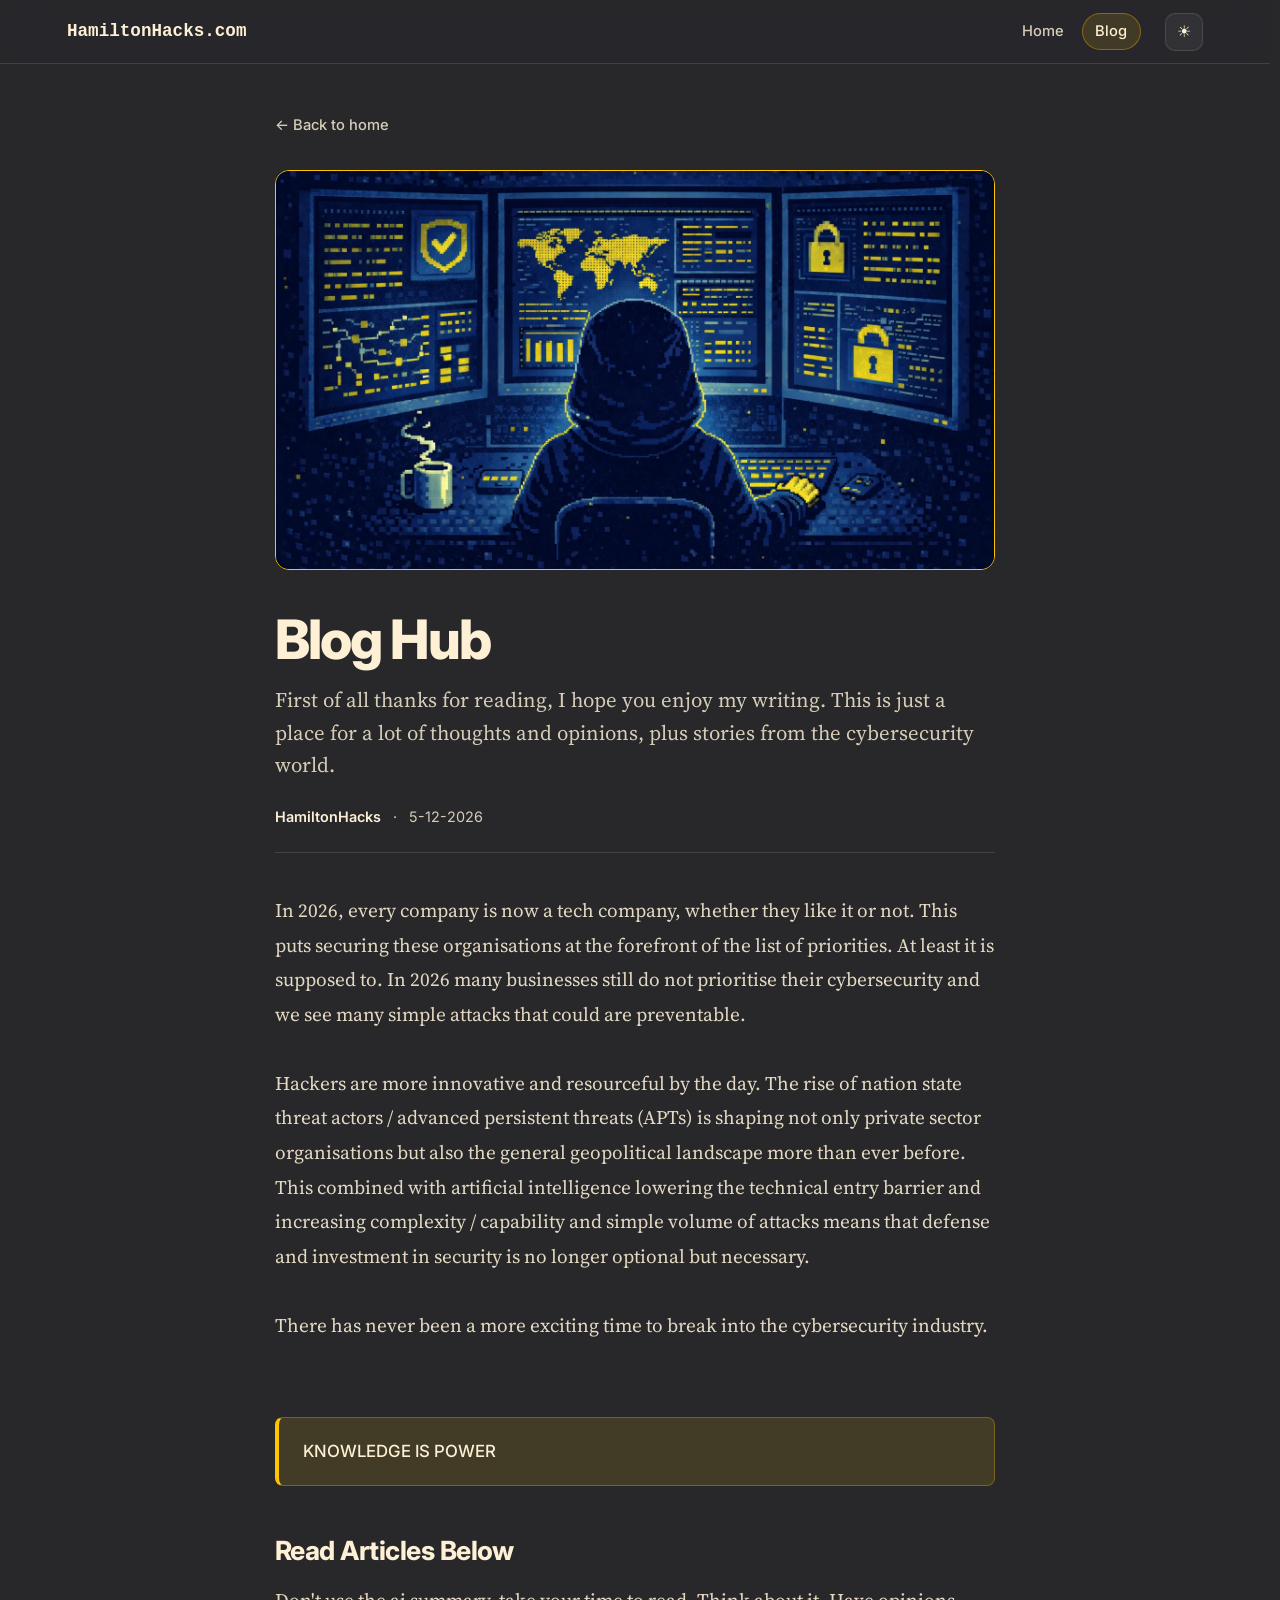
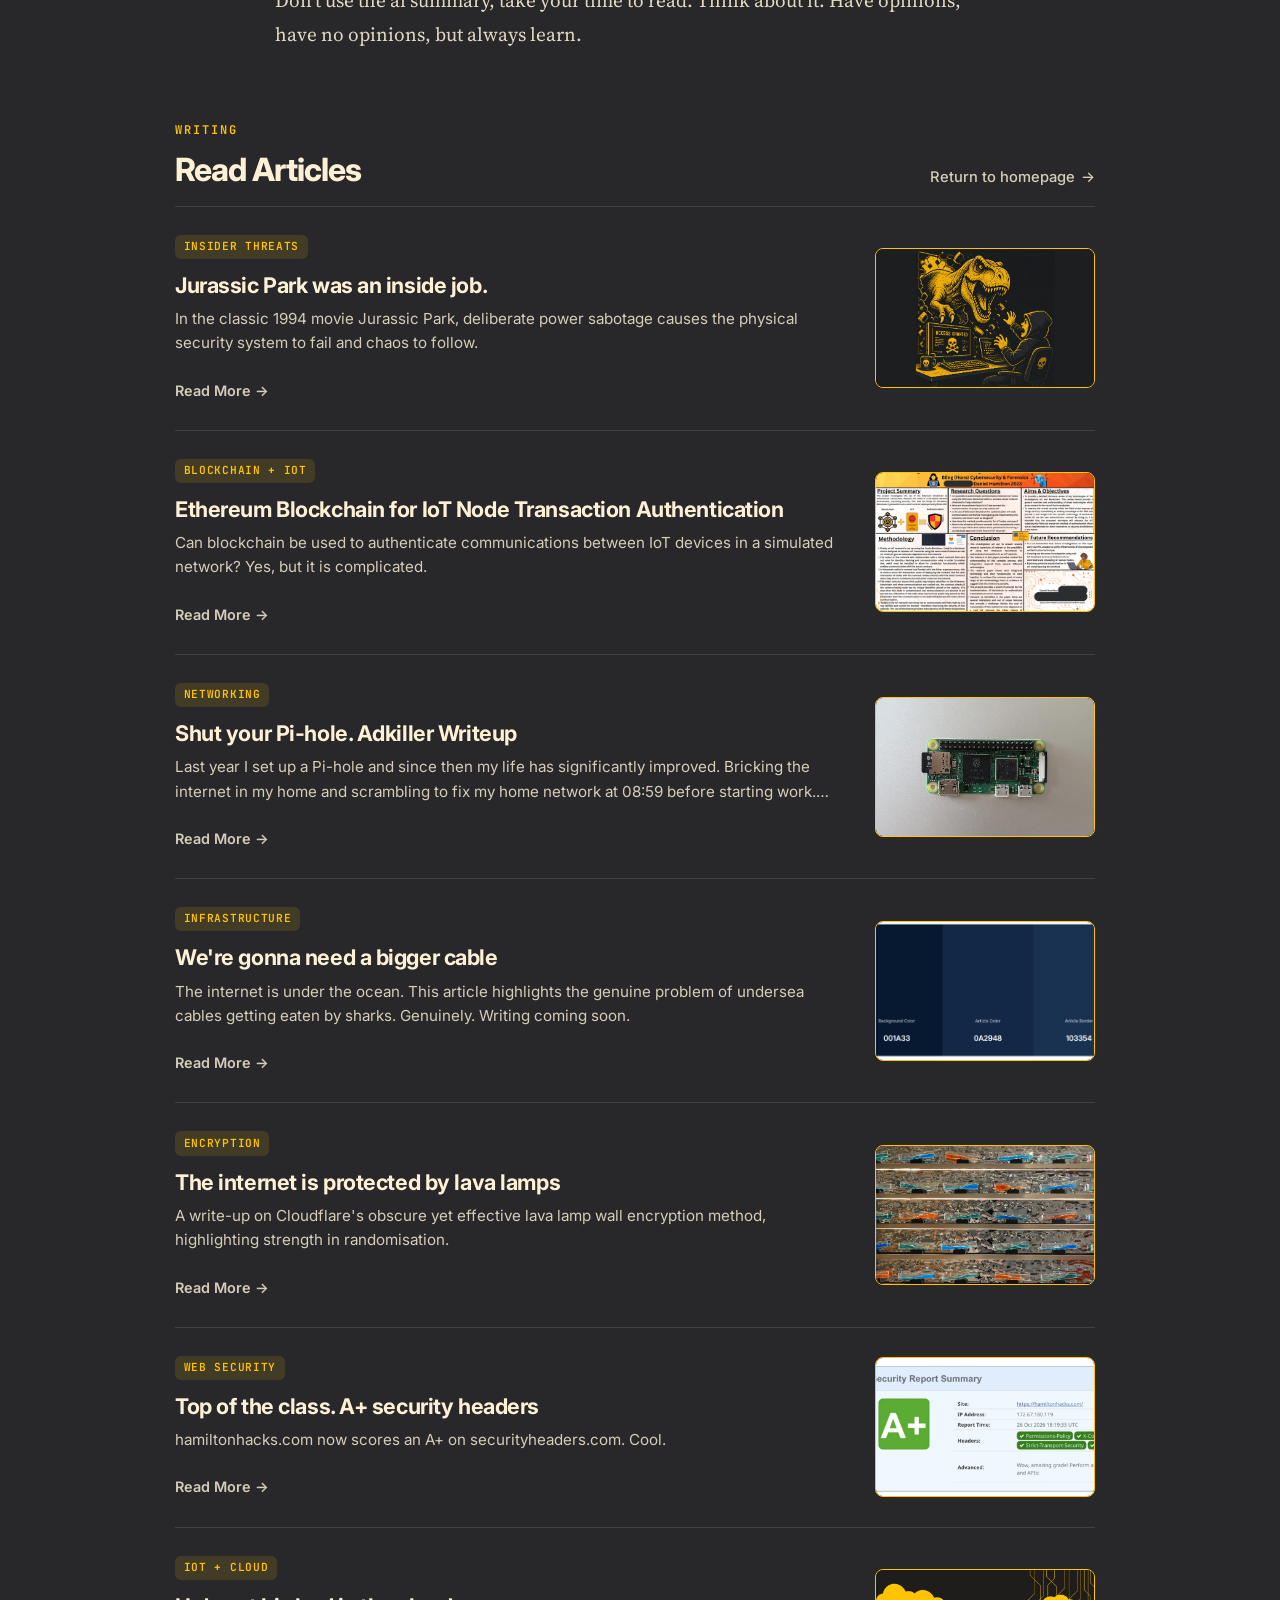
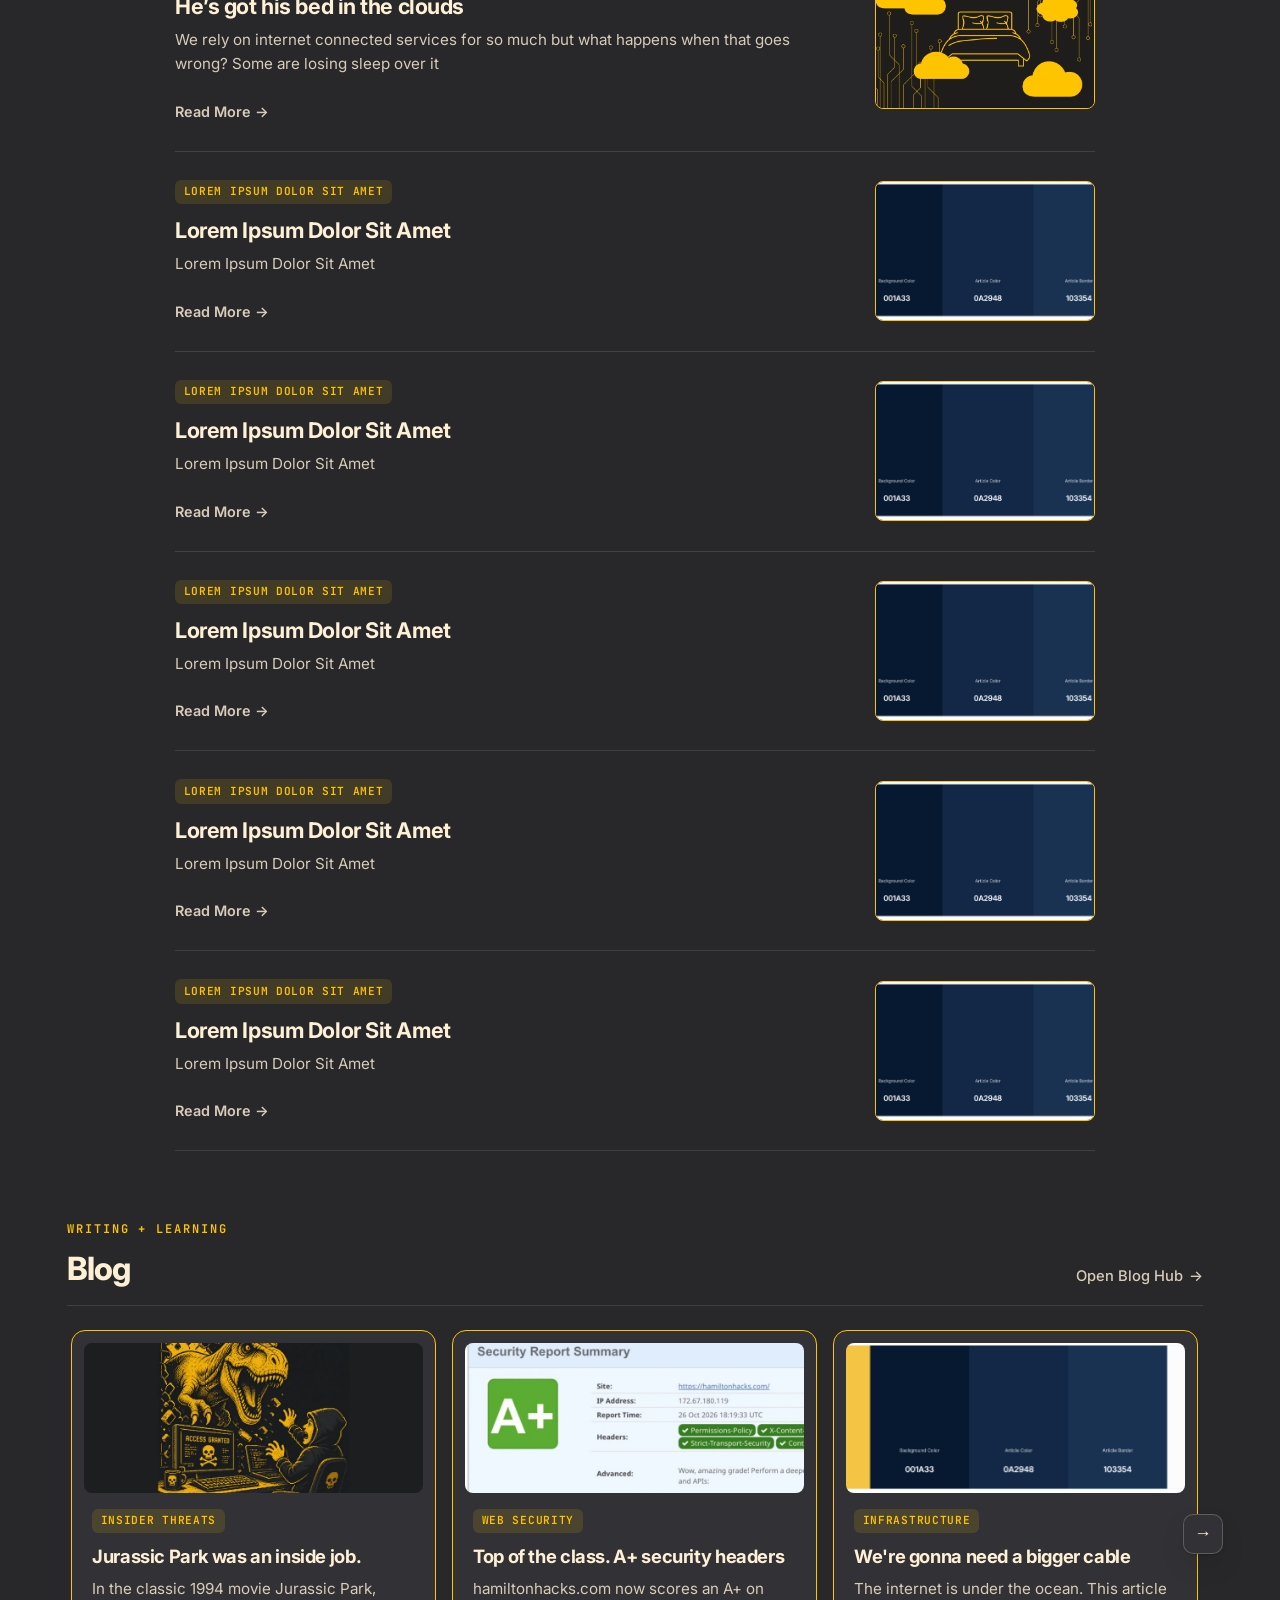
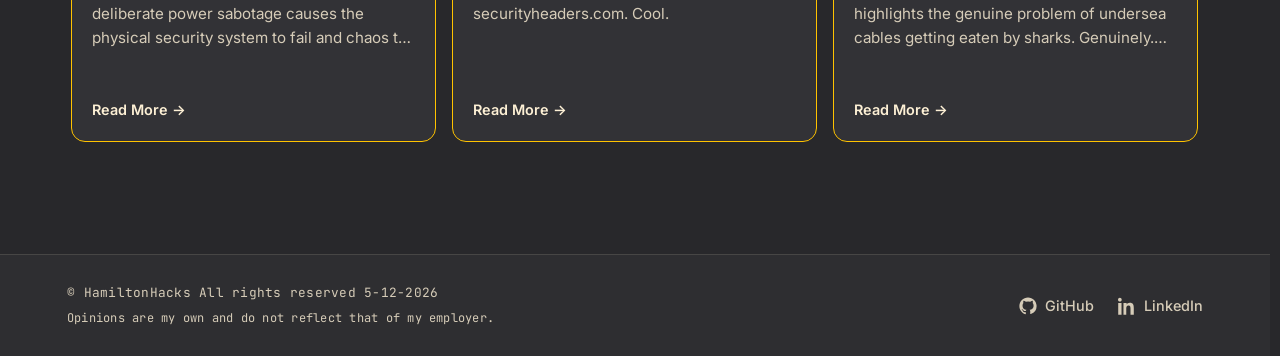
<file: blog.html>
<!--
                 uuuuuuu
             uu$$$$$$$$$$$uu
          uu$$$$$$$$$$$$$$$$$uu
         u$$$$$$$$$$$$$$$$$$$$$u
        u$$$$$$$$$$$$$$$$$$$$$$$u
       u$$$$$$$$$$$$$$$$$$$$$$$$$u
       u$$$$$$$$$$$$$$$$$$$$$$$$$u
       u$$$$$$"   "$$$"   "$$$$$$u
       "$$$$"      u$u       $$$$"
        $$$u       u$u       u$$$
        $$$u      u$$$u      u$$$
         "$$$$uu$$$   $$$uu$$$$"
          "$$$$$$$"   "$$$$$$$"
            u$$$$$$$u$$$$$$$u
             u$"$"$"$"$"$"$u
  uuu        $$u$ $ $ $ $u$$       uuu
 u$$$$        $$$$$u$u$u$$$       u$$$$
  $$$$$uu      "$$$$$$$$$"     uu$$$$$$
u$$$$$$$$$$$uu    """""    uuuu$$$$$$$$$$
$$$$"""$$$$$$$$$$uuu   uu$$$$$$$$$"""$$$"
 """      ""$$$$$$$$$$$uu ""$"""
           uuuu ""$$$$$$$$$$uuu
  u$$$uuu$$$$$$$$$uu ""$$$$$$$$$$$uuu$$$
  $$$$$$$$$$""""           ""$$$$$$$$$$$"
   "$$$$$"                      ""$$$$""
     $$$"                         $$$$"

██╗    ██╗███████╗██╗      ██████╗ ██████╗ ███╗   ███╗███████╗
██║    ██║██╔════╝██║     ██╔════╝██╔═══██╗████╗ ████║██╔════╝
██║ █╗ ██║█████╗  ██║     ██║     ██║   ██║██╔████╔██║█████╗  
██║███╗██║██╔══╝  ██║     ██║     ██║   ██║██║╚██╔╝██║██╔══╝  
╚███╔███╔╝███████╗███████╗╚██████╗╚██████╔╝██║ ╚═╝ ██║███████╗
 ╚══╝╚══╝ ╚══════╝╚══════╝ ╚═════╝ ╚═════╝ ╚═╝     ╚═╝╚══════╝
-->

<!DOCTYPE html>
<html lang="en-GB">
<head>
    <meta charset="UTF-8">
    <meta name="viewport" content="width=device-width, initial-scale=1.0">
    <meta name="description" content="HamiltonHacks Cybersecurity">
    <meta name="theme-color" content="#28282B">
    <title>Blog Hub | HamiltonHacks</title>
    <link rel="icon" type="image/png" href="favicon-64.png">
    <link rel="apple-touch-icon" sizes="180x180" href="/apple-touch-icon.png">
    <meta name="apple-mobile-web-app-title" content="HamiltonHacks">
    <link rel="preconnect" href="https://fonts.googleapis.com">
    <link rel="preconnect" href="https://fonts.gstatic.com" crossorigin>
    <link rel="stylesheet" href="https://fonts.googleapis.com/css2?family=Inter:wght@400..800&family=JetBrains+Mono:wght@400..800&family=Source+Serif+4:ital,opsz,wght@0,8..60,400..700;1,8..60,400&display=swap">
    <link rel="stylesheet" href="style.css">
</head>
<body>
    <header class="site-header">
        <div class="site-header-inner">
            <a class="brand" href="/">HamiltonHacks.com</a>
            <nav class="site-nav" aria-label="Primary">
                <a href="/">Home</a>
                <a href="/blog" aria-current="page">Blog</a>
            </nav>
            <button
                class="theme-toggle"
                id="themeToggle"
                type="button"
                aria-label="Toggle theme"
                aria-pressed="false"
                title="Toggle theme">
                ☀
            </button>
        </div>
    </header>

    <main class="container blog-page">
        <article class="blog-post-shell">
            <a class="blog-back-link" href="/">← Back to home</a>

            <header class="blog-post-header">
                <div class="blog-post-hero-image" aria-hidden="true">
                    <img width="1536" height="1024" src="BlogHub.webp" alt="BlogHub Title Image" />
                </div>
                <h1 class="blog-post-title">Blog Hub</h1>
                <p class="blog-post-subheading">
                First of all thanks for reading, I hope you enjoy my writing. This is just a place for a lot of thoughts and opinions, plus stories from the cybersecurity world.
                </p>
                <div class="blog-post-meta" aria-label="Article metadata">
                    <span>HamiltonHacks</span>
                    <span><span data-today-date></span></span>
                </div>
            </header>

            <div class="blog-post-content">
                <p>
                In 2026, every company is now a tech company, whether they like it or not. This puts securing these organisations at the forefront of the list of priorities. At least it is supposed to. 
                In 2026 many businesses still do not prioritise their cybersecurity and we see many simple attacks that could are preventable.
                <br> <br> 
                Hackers are more innovative and resourceful by the day. The rise of nation state threat actors / advanced persistent threats (APTs) is shaping not only private sector organisations but 
                also the general geopolitical landscape more than ever before. This combined with artificial intelligence lowering the technical entry barrier and increasing complexity / capability and 
                simple volume of attacks means that defense and investment in security is no longer optional but necessary. 
                <br> <br>
                There has never been a more exciting time to break into the cybersecurity industry.
                <br> <br>
                </p>


                <div class="blog-post-callout">
                    <p>
                        KNOWLEDGE IS POWER
                    </p>
                </div>

                <h2>Read Articles Below</h2>
                <p>Don't use the ai summary, take your time to read. Think about it. Have opinions, have no opinions, but always learn.
                </p>
            </div>
        </article>

        <section class="blog-grid" aria-labelledby="blog-grid-title">
            <div class="section-heading-row">
                <div>
                    <p class="eyebrow">Writing</p>
                    <h2 id="blog-grid-title">Read Articles</h2>
                </div>
                <a class="section-link" href="/">Return to homepage</a>
            </div>

            <div class="blog-grid-cards" data-post-grid></div>
        </section>

        <section class="blog-carousel-section" aria-labelledby="blog-carousel-title">
            <div class="section-heading-row">
                <div>
                    <p class="eyebrow">Writing + Learning</p>
                    <h2 id="blog-carousel-title">Blog</h2>
                </div>
                <a class="section-link" href="/blog">Open Blog Hub</a>
            </div>

            <div class="carousel-shell" data-carousel>
                <button class="carousel-control carousel-control-prev" type="button" data-carousel-prev aria-label="Previous blog posts">
                    <span aria-hidden="true">←</span>
                </button>

                <div class="blog-carousel" data-carousel-track tabindex="0" aria-label="Blog post carousel"></div>

                <button class="carousel-control carousel-control-next" type="button" data-carousel-next aria-label="Next blog posts">
                    <span aria-hidden="true">→</span>
                </button>
            </div>
        </section>
    </main>


    <footer class="site-footer">
        <div class="footer-text">
            <p class="footer-date">© HamiltonHacks All rights reserved <span data-today-date></span></p>
            <p class="footer-disclaimer">Opinions are my own and do not reflect that of my employer.</p>
        </div>
        <div class="footer-links">
            <a
                href="https://github.com/ChallengingShelf"
                target="_blank"
                rel="noopener noreferrer"
                class="footer-link">
                <svg viewBox="0 0 24 24" aria-hidden="true">
                    <path fill="currentColor" d="M12 .5C5.65.5.5 5.65.5 12c0 5.09 3.29 9.41 7.86 10.94.57.1.78-.25.78-.55v-2.14c-3.2.69-3.88-1.54-3.88-1.54-.52-1.33-1.28-1.68-1.28-1.68-1.05-.72.08-.71.08-.71 1.16.08 1.78 1.2 1.78 1.2 1.04 1.76 2.71 1.25 3.37.96.1-.75.41-1.25.74-1.54-2.55-.29-5.24-1.27-5.24-5.68 0-1.26.45-2.3 1.19-3.11-.12-.29-.52-1.47.11-3.06 0 0 .97-.31 3.18 1.19a10.96 10.96 0 0 1 5.79 0c2.2-1.5 3.17-1.19 3.17-1.19.64 1.59.24 2.77.12 3.06.74.81 1.18 1.85 1.18 3.11 0 4.42-2.69 5.39-5.25 5.67.42.36.79 1.06.79 2.14v3.17c0 .31.2.66.79.55A11.51 11.51 0 0 0 23.5 12C23.5 5.65 18.35.5 12 .5Z"/>
                </svg>
                GitHub
            </a>

            <a
                href="https://www.linkedin.com/in/daniel-hamilton-cyber"
                target="_blank"
                rel="noopener noreferrer"
                class="footer-link">
                <svg viewBox="0 0 24 24" aria-hidden="true">
                    <path fill="currentColor" d="M4.98 3.5C4.98 4.88 3.86 6 2.49 6S0 4.88 0 3.5 1.12 1 2.49 1s2.49 1.12 2.49 2.5ZM.29 8h4.4v15.5H.29V8Zm7.01 0h4.22v2.12h.06c.59-1.12 2.03-2.3 4.18-2.3 4.47 0 5.3 2.94 5.3 6.77v8.91h-4.39v-7.9c0-1.89-.03-4.32-2.63-4.32-2.63 0-3.03 2.05-3.03 4.18v8.04H7.3V8Z"/>
                </svg>
                LinkedIn
            </a>
        </div>
    </footer>


    <script src="script.js" defer></script>
</body>

<!--
██╗      ██████╗  ██████╗ ██╗  ██╗██╗███╗   ██╗ ██████╗     ██████╗ 
██║     ██╔═══██╗██╔═══██╗██║ ██╔╝██║████╗  ██║██╔════╝     ╚════██╗
██║     ██║   ██║██║   ██║█████╔╝ ██║██╔██╗ ██║██║  ███╗      ▄███╔╝
██║     ██║   ██║██║   ██║██╔═██╗ ██║██║╚██╗██║██║   ██║      ▀▀══╝ 
███████╗╚██████╔╝╚██████╔╝██║  ██╗██║██║ ╚████║╚██████╔╝      ██╗   
╚══════╝ ╚═════╝  ╚═════╝ ╚═╝  ╚═╝╚═╝╚═╝  ╚═══╝ ╚═════╝       ╚═╝   
-->
</html>
</file>
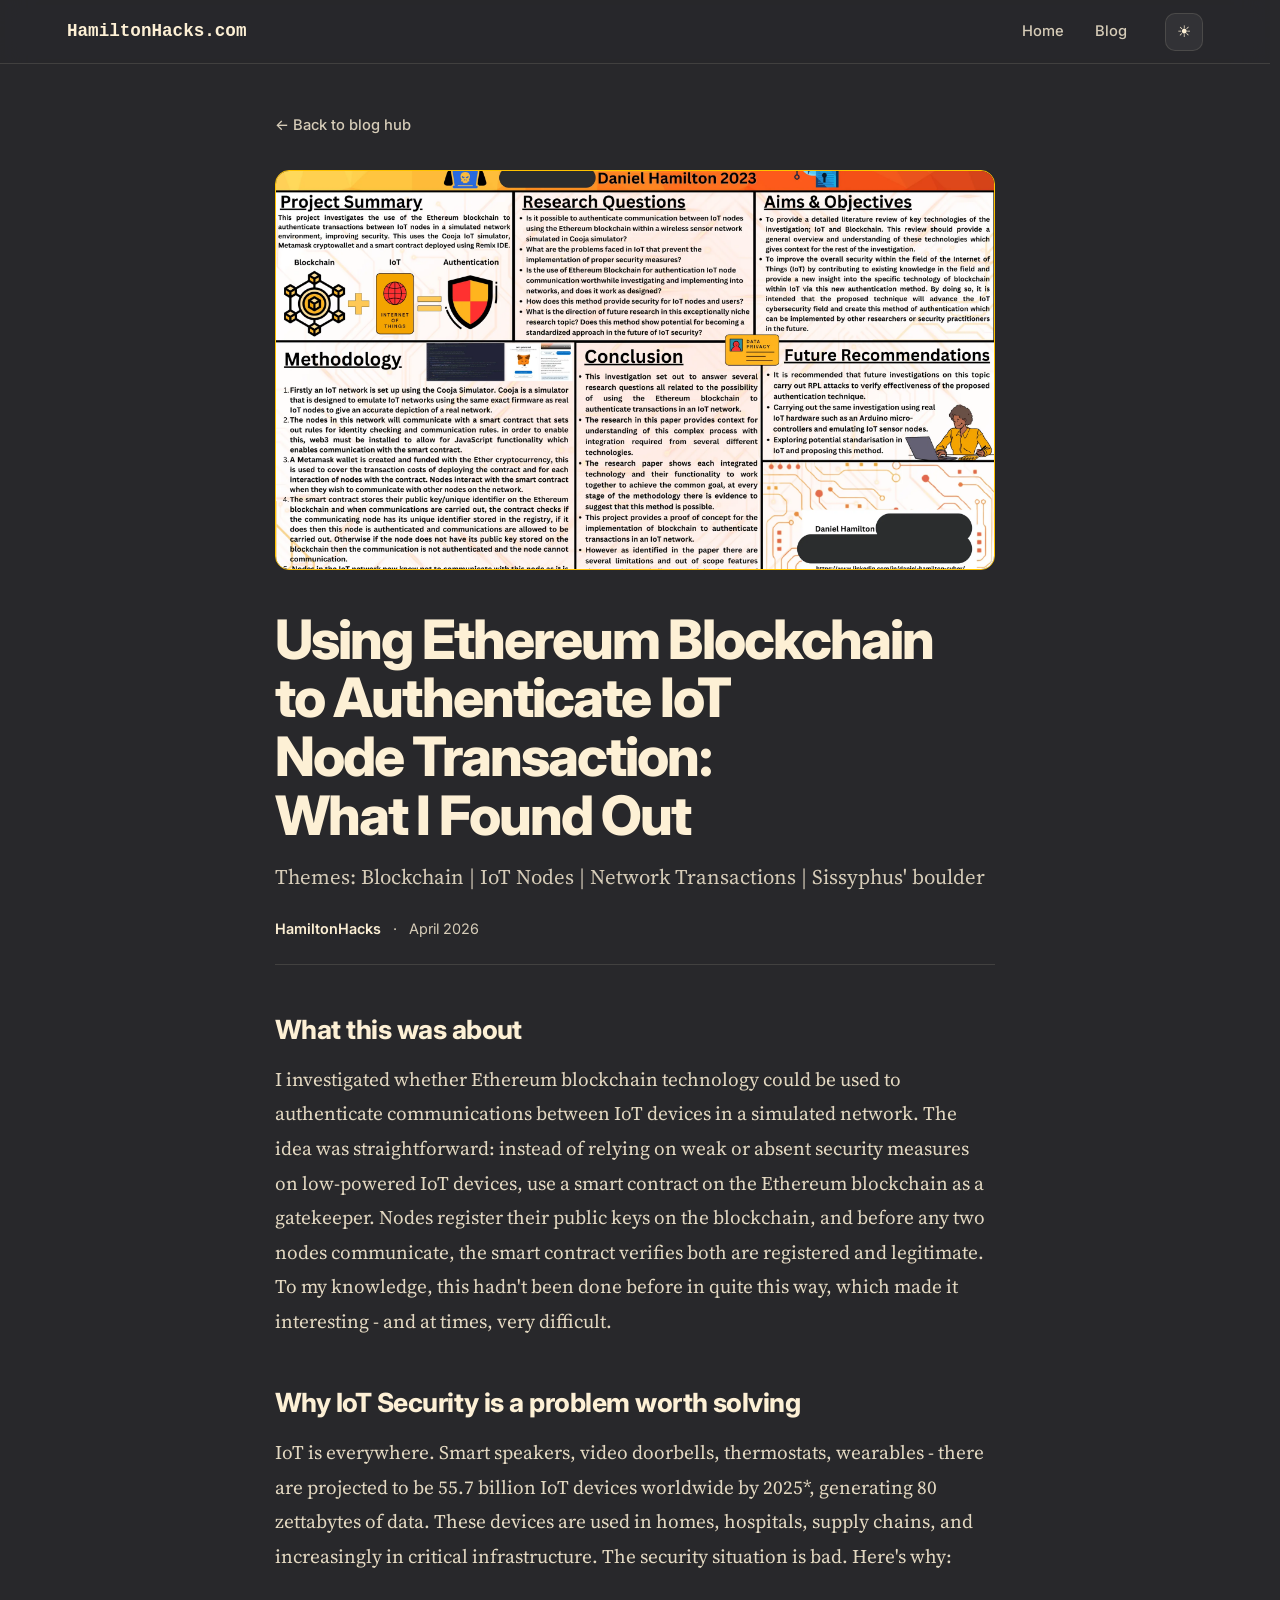
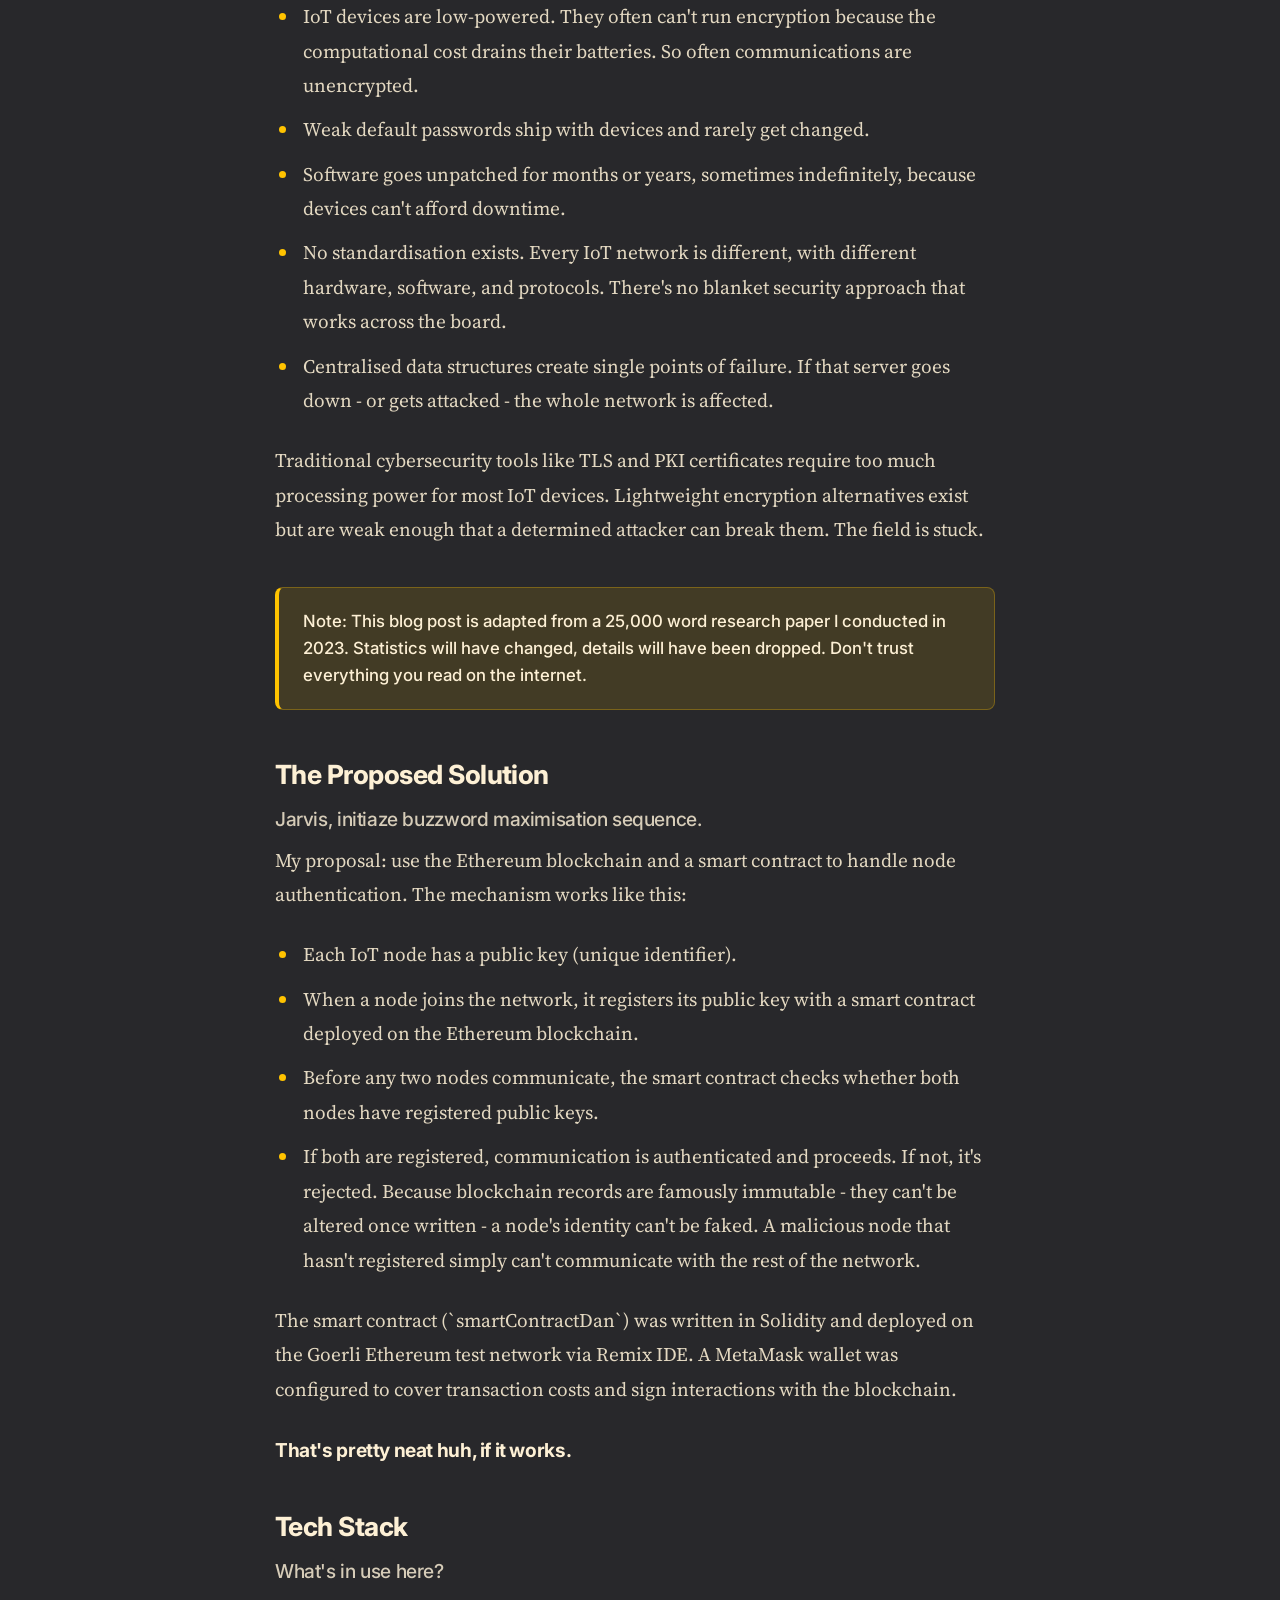
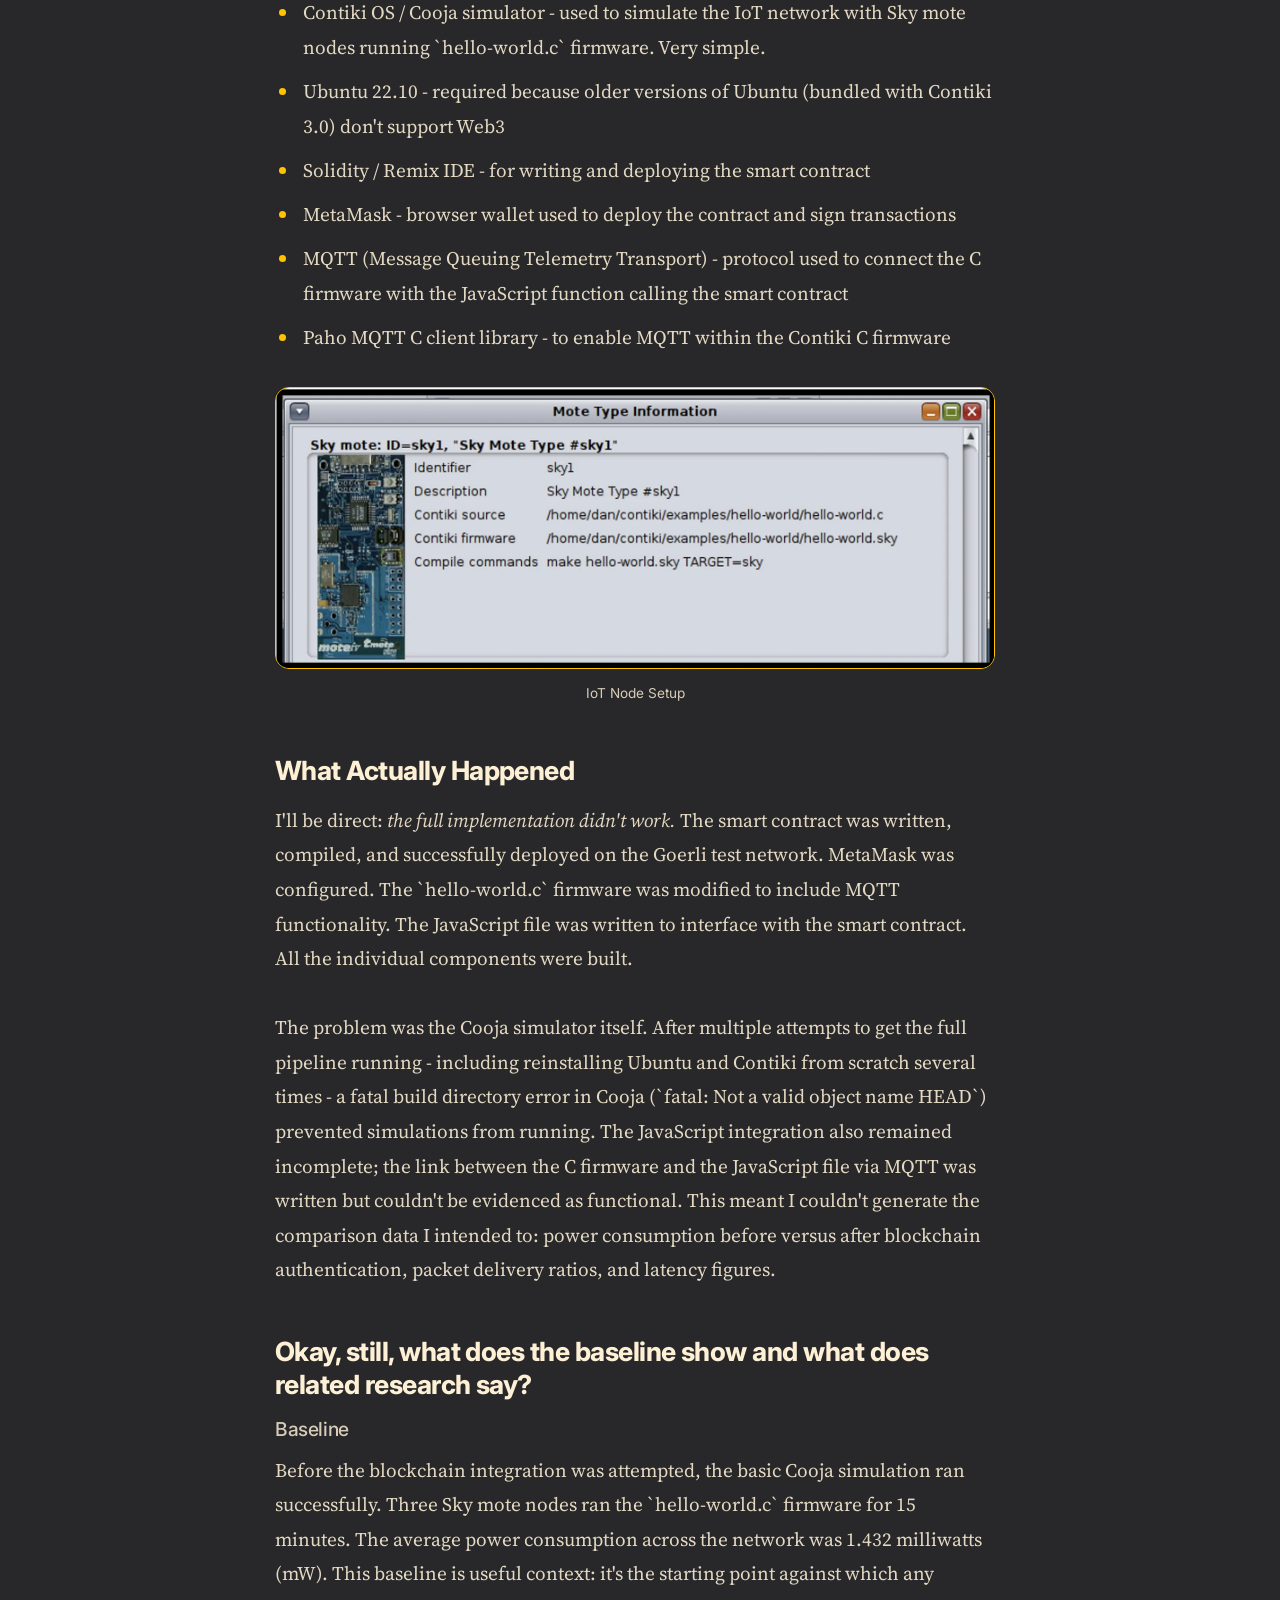
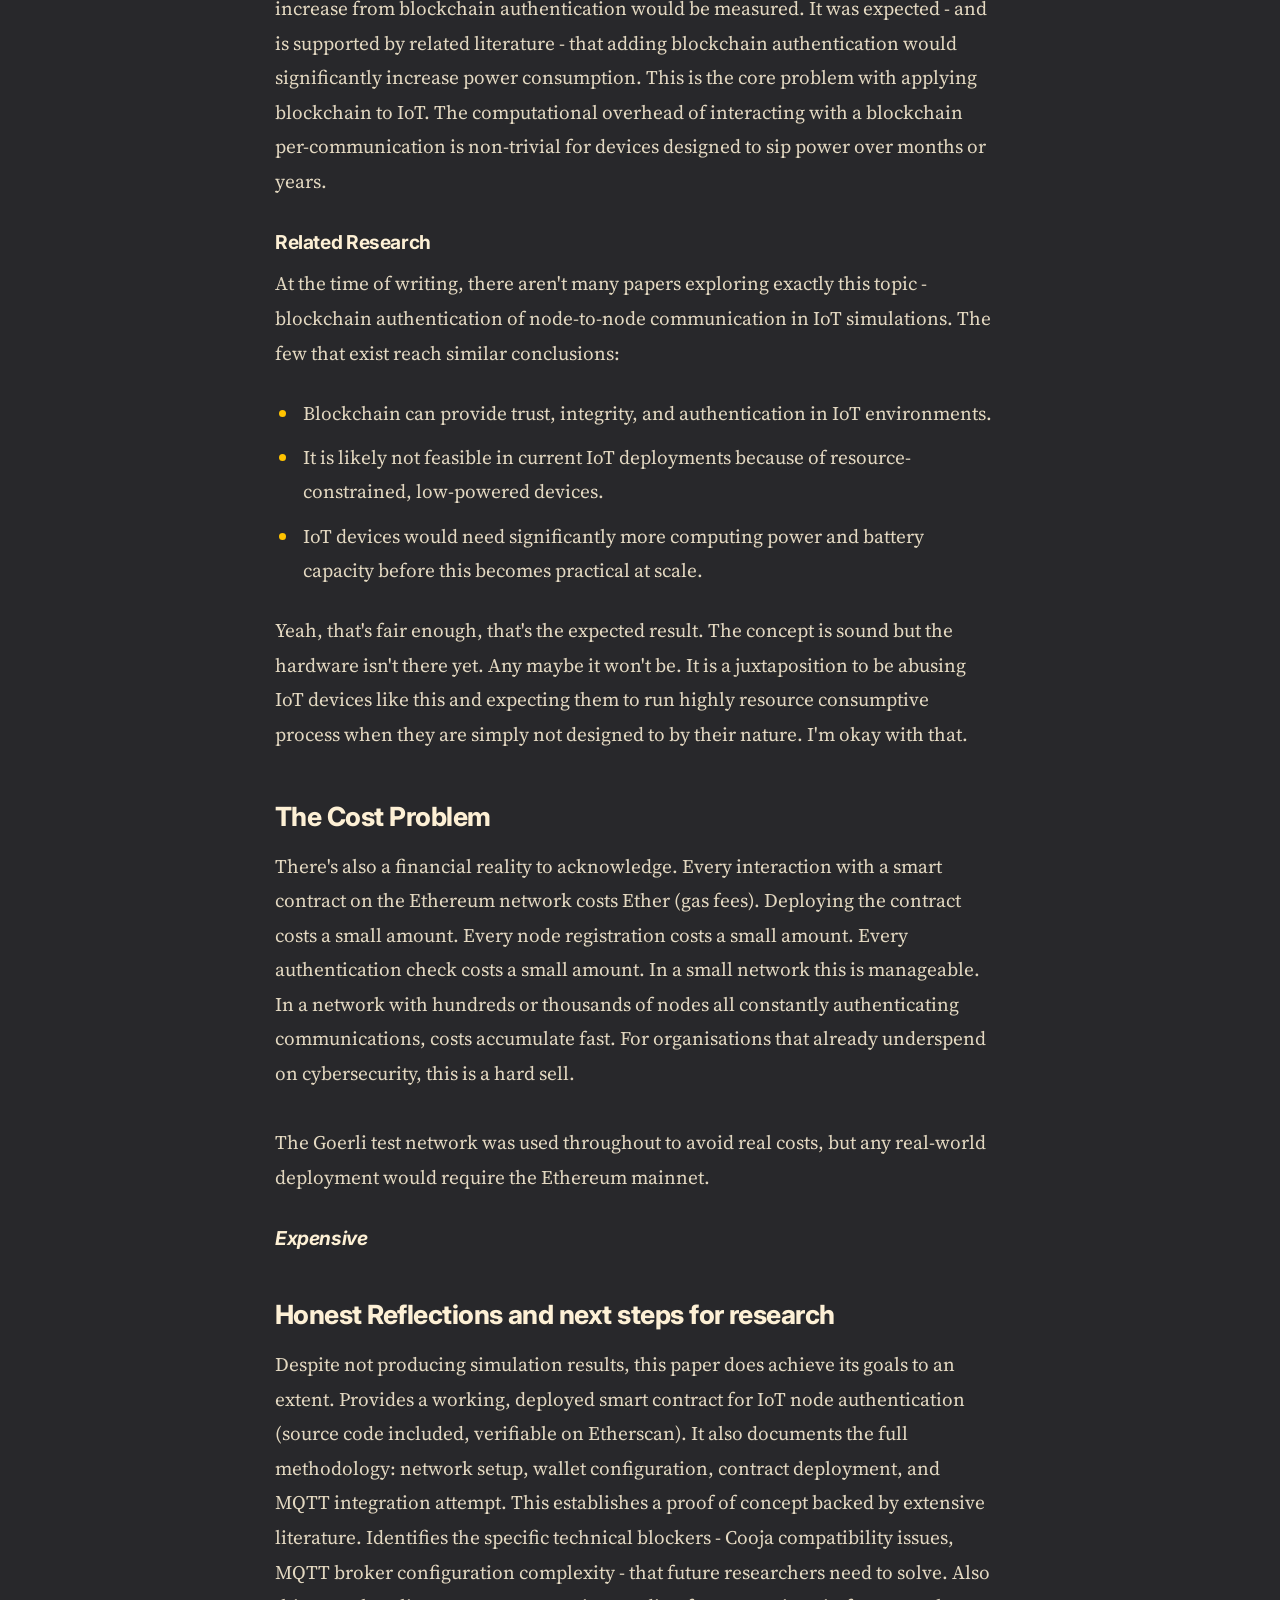
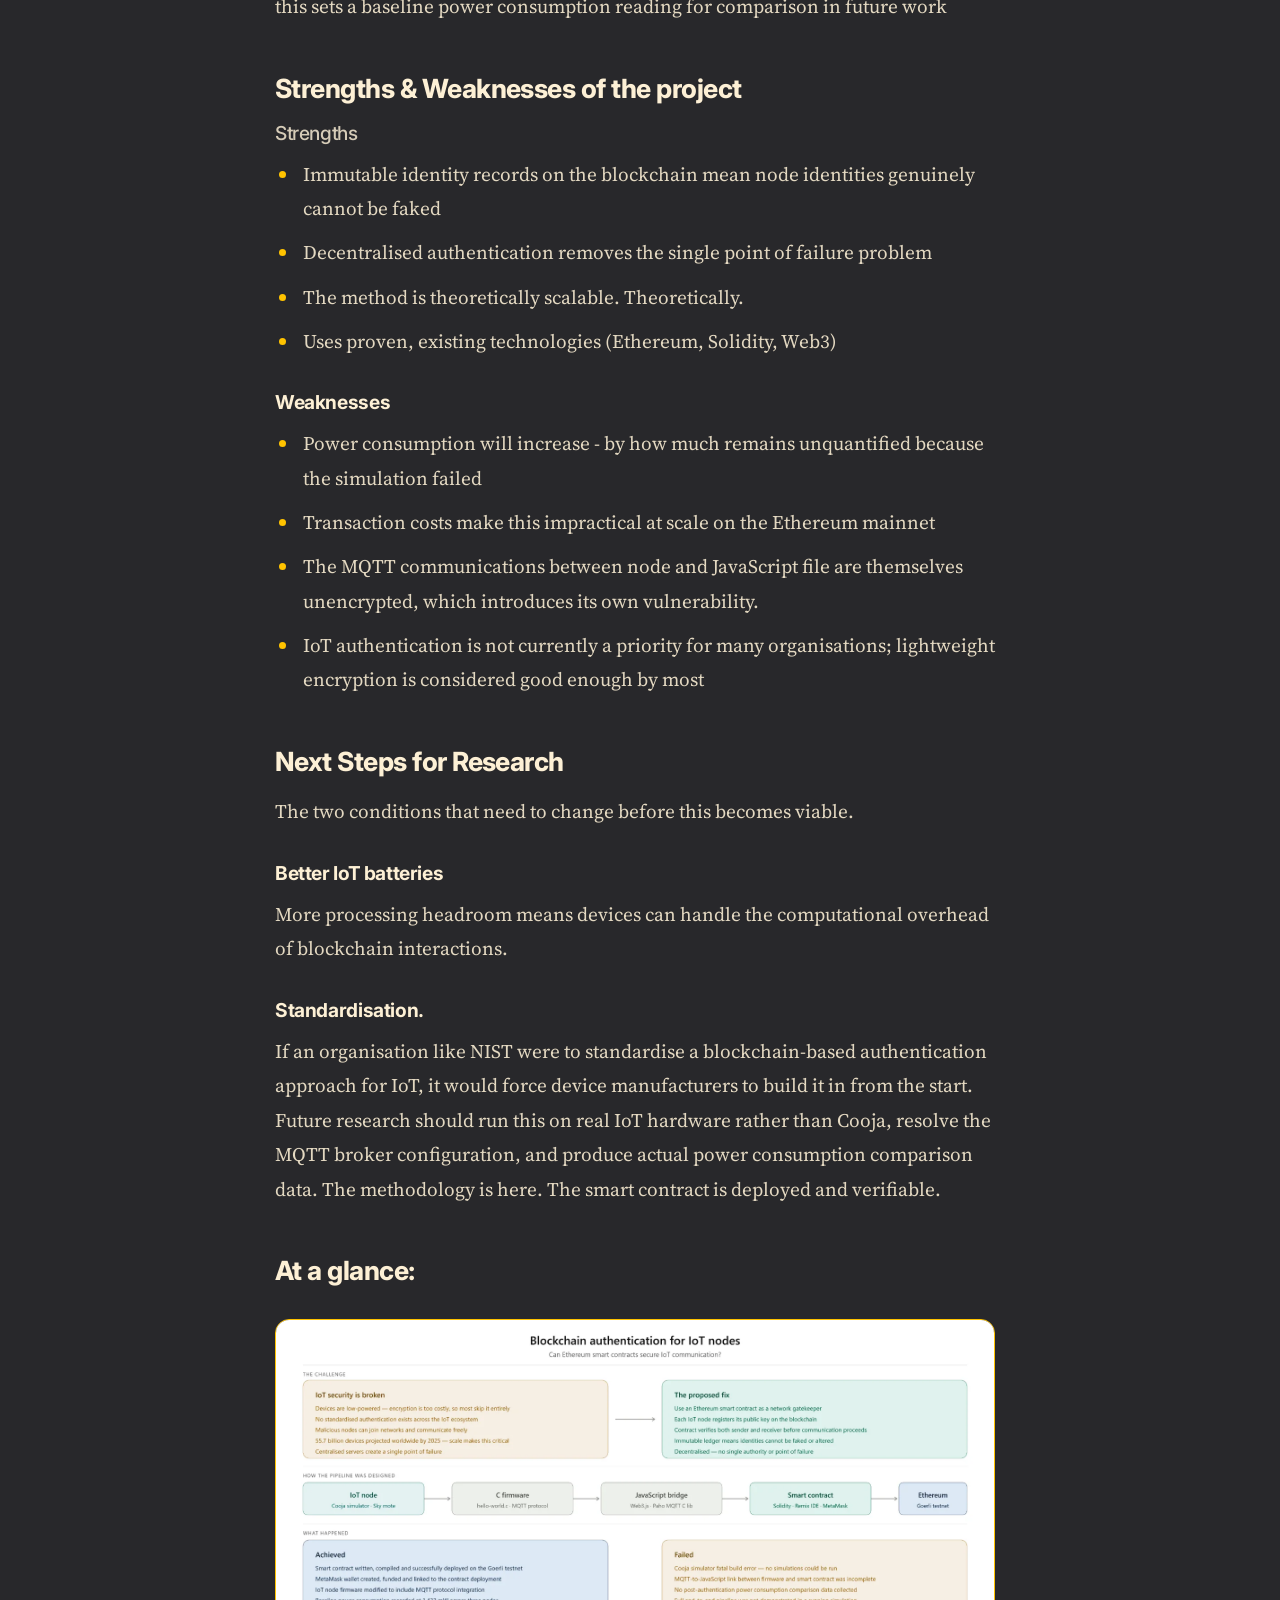
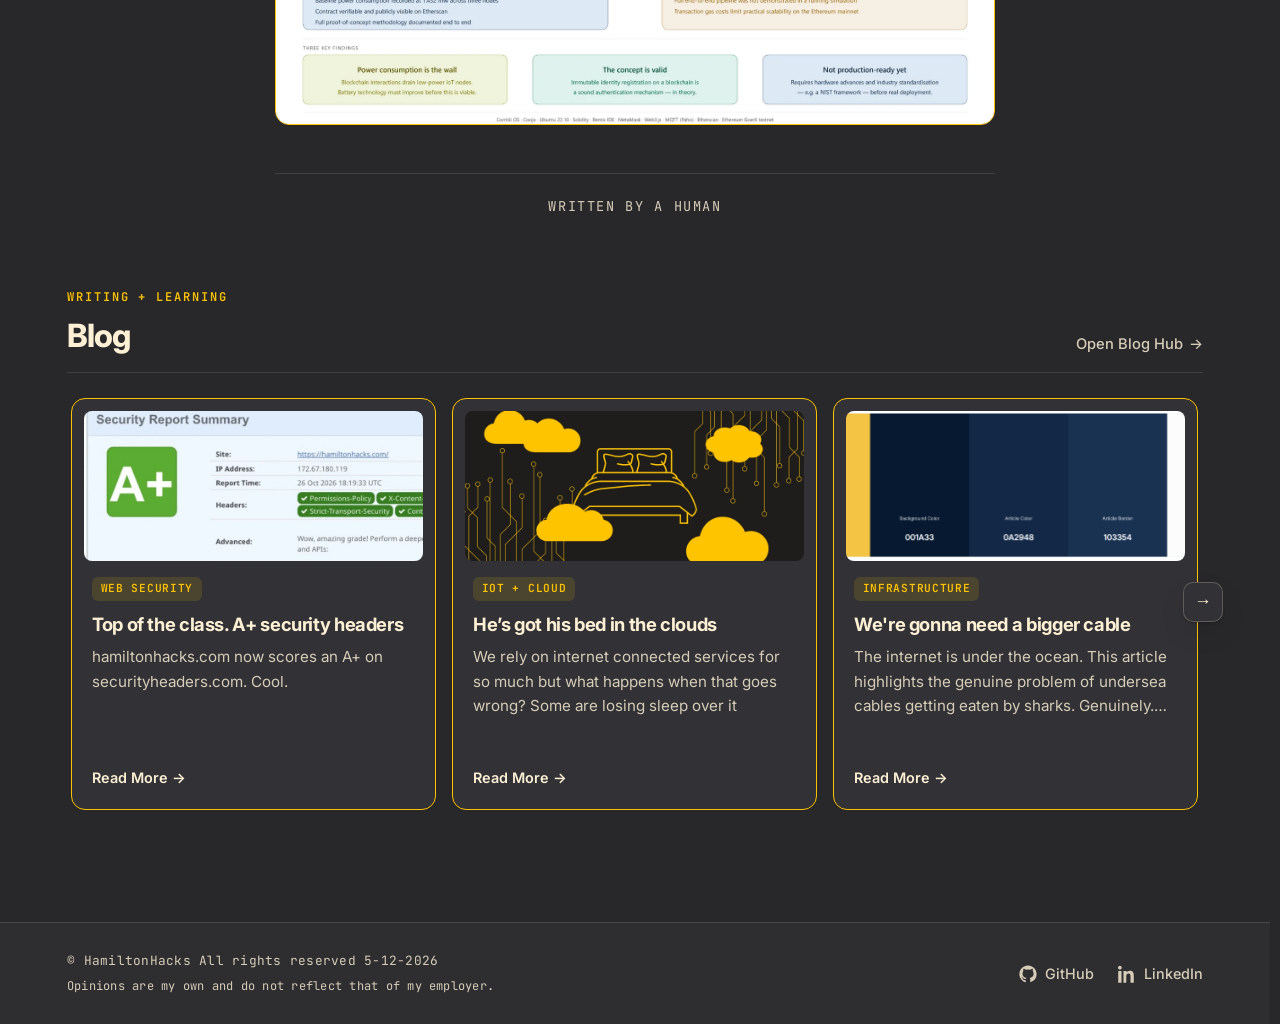
<file: IoTBlockchain.html>
<!--
                 uuuuuuu
             uu$$$$$$$$$$$uu
          uu$$$$$$$$$$$$$$$$$uu
         u$$$$$$$$$$$$$$$$$$$$$u
        u$$$$$$$$$$$$$$$$$$$$$$$u
       u$$$$$$$$$$$$$$$$$$$$$$$$$u
       u$$$$$$$$$$$$$$$$$$$$$$$$$u
       u$$$$$$"   "$$$"   "$$$$$$u
       "$$$$"      u$u       $$$$"
        $$$u       u$u       u$$$
        $$$u      u$$$u      u$$$
         "$$$$uu$$$   $$$uu$$$$"
          "$$$$$$$"   "$$$$$$$"
            u$$$$$$$u$$$$$$$u
             u$"$"$"$"$"$"$u
  uuu        $$u$ $ $ $ $u$$       uuu
 u$$$$        $$$$$u$u$u$$$       u$$$$
  $$$$$uu      "$$$$$$$$$"     uu$$$$$$
u$$$$$$$$$$$uu    """""    uuuu$$$$$$$$$$
$$$$"""$$$$$$$$$$uuu   uu$$$$$$$$$"""$$$"
 """      ""$$$$$$$$$$$uu ""$"""
           uuuu ""$$$$$$$$$$uuu
  u$$$uuu$$$$$$$$$uu ""$$$$$$$$$$$uuu$$$
  $$$$$$$$$$""""           ""$$$$$$$$$$$"
   "$$$$$"                      ""$$$$""
     $$$"                         $$$$"

██╗    ██╗███████╗██╗      ██████╗ ██████╗ ███╗   ███╗███████╗
██║    ██║██╔════╝██║     ██╔════╝██╔═══██╗████╗ ████║██╔════╝
██║ █╗ ██║█████╗  ██║     ██║     ██║   ██║██╔████╔██║█████╗  
██║███╗██║██╔══╝  ██║     ██║     ██║   ██║██║╚██╔╝██║██╔══╝  
╚███╔███╔╝███████╗███████╗╚██████╗╚██████╔╝██║ ╚═╝ ██║███████╗
 ╚══╝╚══╝ ╚══════╝╚══════╝ ╚═════╝ ╚═════╝ ╚═╝     ╚═╝╚══════╝
-->

<!DOCTYPE html>
<html lang="en-GB">
<head>
    <meta charset="UTF-8">
    <meta name="viewport" content="width=device-width, initial-scale=1.0">
    <meta name="description" content="IoT Transaction Blockchain Authentication Research">
    <meta name="theme-color" content="#28282B">
    <title>Blockchain for IoT | HamiltonHacks</title>
    <!-- Link preview (iMessage, WhatsApp, Slack, LinkedIn, X). Image URL must be absolute. -->
    <meta property="og:type" content="article">
    <meta property="og:site_name" content="HamiltonHacks">
    <meta property="og:title" content="Ethereum Blockchain for IoT Node Transaction Authentication">
    <meta property="og:description" content="Can blockchain be used to authenticate communications between IoT devices in a simulated network? Yes, but it is complicated.">
    <meta property="og:url" content="https://hamiltonhacks.com/IoTBlockchain">
    <meta property="og:image" content="https://hamiltonhacks.com/IoT-og.jpg">
    <meta property="og:image:alt" content="Poster of IoT blockchain authentication">
    <meta name="twitter:card" content="summary_large_image">
    <meta name="twitter:title" content="Ethereum Blockchain for IoT Node Transaction Authentication">
    <meta name="twitter:description" content="Can blockchain be used to authenticate communications between IoT devices in a simulated network? Yes, but it is complicated.">
    <meta name="twitter:image" content="https://hamiltonhacks.com/IoT-og.jpg">
    <link rel="icon" type="image/png" href="favicon-64.png">
    <link rel="apple-touch-icon" sizes="180x180" href="/apple-touch-icon.png">
    <meta name="apple-mobile-web-app-title" content="HamiltonHacks">
    <link rel="preconnect" href="https://fonts.googleapis.com">
    <link rel="preconnect" href="https://fonts.gstatic.com" crossorigin>
    <link rel="stylesheet" href="https://fonts.googleapis.com/css2?family=Inter:wght@400..800&family=JetBrains+Mono:wght@400..800&family=Source+Serif+4:ital,opsz,wght@0,8..60,400..700;1,8..60,400&display=swap">
    <link rel="stylesheet" href="style.css">
</head>
<body>
    <header class="site-header">
        <div class="site-header-inner">
            <a class="brand" href="/">HamiltonHacks.com</a>
            <nav class="site-nav" aria-label="Primary">
                <a href="/">Home</a>
                <a href="/blog">Blog</a>
            </nav>
            <button
                class="theme-toggle"
                id="themeToggle"
                type="button"
                aria-label="Toggle theme"
                aria-pressed="false"
                title="Toggle theme">
                ☀
            </button>
        </div>
    </header>

    <main class="container blog-page">
        <article class="blog-post-shell">
            <a class="blog-back-link" href="/blog">← Back to blog hub</a>
            <header class="blog-post-header">
                <div class="blog-post-hero-image">
                    <img width="2400" height="1695" src="IoT.webp" alt="poster of iot blockchain authentication"/>
                </div>
                <h1 class="blog-post-title">Using Ethereum Blockchain to Authenticate IoT Node Transaction: What I Found Out</h1>
                <p class="blog-post-subheading">
                    Themes: Blockchain | IoT Nodes | Network Transactions | Sissyphus' boulder
                </p>

                <div class="blog-post-meta" aria-label="Article metadata">
                    <span>HamiltonHacks</span>
                    <span>April 2026</span>
                </div>
            </header>

            <div class="blog-post-content">
                <h2>What this was about</h2>
                <p>
                    I investigated whether Ethereum blockchain technology could be used to authenticate communications between IoT 
                    devices in a simulated network. The idea was straightforward: instead of relying on weak or absent security 
                    measures on low-powered IoT devices, use a smart contract on the Ethereum blockchain as a gatekeeper. 
                    Nodes register their public keys on the blockchain, and before any two nodes communicate, the smart contract 
                    verifies both are registered and legitimate. To my knowledge, this hadn't been done before in quite this way, 
                    which made it interesting - and at times, very difficult.
                </p>
                <h2>Why IoT Security is a problem worth solving</h2>
                <p>
                    IoT is everywhere. Smart speakers, video doorbells, thermostats, wearables - there are projected to be 55.7 billion IoT devices worldwide by 2025*, 
                    generating 80 zettabytes of data. These devices are used in homes, hospitals, supply chains, and increasingly in critical infrastructure. The security 
                    situation is bad. Here's why:
                </p>
                <ul>
                    <li>IoT devices are low-powered. They often can't run encryption because the computational cost drains their batteries. So often communications are unencrypted.</li>
                    <li>Weak default passwords ship with devices and rarely get changed.</li>
                    <li>Software goes unpatched for months or years, sometimes indefinitely, because devices can't afford downtime.</li>
                    <li>No standardisation exists. Every IoT network is different, with different hardware, software, and protocols. There's no blanket security approach that works across the board.</li>
                    <li>Centralised data structures create single points of failure. If that server goes down - or gets attacked - the whole network is affected.</li>
                </ul>
                <p>
                    Traditional cybersecurity tools like TLS and PKI certificates require too much processing power for most IoT devices. Lightweight encryption alternatives exist but are weak enough that a determined attacker can break them. The field is stuck.
                </p>



                <div class="blog-post-callout">
                    <p>
                        Note: This blog post is adapted from a 25,000 word research paper I conducted in 2023. Statistics will have changed, details will have been dropped. Don't trust everything you read on the internet.
                    </p>
                </div>

                <h2>The Proposed Solution</h2>
                <h4>Jarvis, initiaze buzzword maximisation sequence.</h4>
                <p>
                    My proposal: use the Ethereum blockchain and a smart contract to handle node authentication. The mechanism works like this:
                </p>
                <ul>
                    <li>Each IoT node has a public key (unique identifier).</li>
                    <li>When a node joins the network, it registers its public key with a smart contract deployed on the Ethereum blockchain.</li>
                    <li>Before any two nodes communicate, the smart contract checks whether both nodes have registered public keys.</li>
                    <li>If both are registered, communication is authenticated and proceeds. If not, it's rejected. Because blockchain records are 
                        famously immutable - they can't be altered once written - a node's identity can't be faked. A malicious node that hasn't 
                        registered simply can't communicate with the rest of the network.
                    </li>
                </ul>
                <p>
                    The smart contract (`smartContractDan`) was written in Solidity and deployed on the Goerli Ethereum test network via Remix IDE. 
                    A MetaMask wallet was configured to cover transaction costs and sign interactions with the blockchain.
                </p>
                <h4>That's pretty neat huh, if it works.</h4>

                <h2>Tech Stack</h2>
                <h3>What's in use here?</h3>
                <ul>
                    <li>Contiki OS / Cooja simulator - used to simulate the IoT network with Sky mote nodes running `hello-world.c` firmware. Very simple.
                    </li>
                    <li>Ubuntu 22.10 - required because older versions of Ubuntu (bundled with Contiki 3.0) don't support Web3</li>
                    <li>Solidity / Remix IDE - for writing and deploying the smart contract</li>
                    <li>MetaMask - browser wallet used to deploy the contract and sign transactions</li>
                    <li>MQTT (Message Queuing Telemetry Transport) - protocol used to connect the C firmware with the JavaScript function calling the smart contract</li>
                    <li>Paho MQTT C client library - to enable MQTT within the Contiki C firmware </li>
                </ul>

                <div class="blog-post-hero-image">
                    <img width="1600" height="626" src="node.webp" alt="Cooja Mote Type Information window for the Sky mote (sky1), running the hello-world firmware" loading="lazy" />
                </div>
                <p class="figure-caption">IoT Node Setup</p>


                <h2>What Actually Happened</h2>

                <p>
                    I'll be direct: <i>the full implementation didn't work.</i> The smart contract was written, compiled, and successfully deployed on the Goerli test network. 
                    MetaMask was configured. The `hello-world.c` firmware was modified to include MQTT functionality. The JavaScript file was written to interface with the smart 
                    contract. All the individual components were built. <br><br>
                    The problem was the Cooja simulator itself. After multiple attempts to get the full pipeline running - including reinstalling Ubuntu and Contiki from scratch 
                    several times - a fatal build directory error in Cooja (`fatal: Not a valid object name HEAD`) prevented simulations from running. The JavaScript integration 
                    also remained incomplete; the link between the C firmware and the JavaScript file via MQTT was written but couldn't be evidenced as functional. This meant I 
                    couldn't generate the comparison data I intended to: power consumption before versus after blockchain authentication, packet delivery ratios, and latency figures.
                </p>


                <h2>Okay, still, what does the baseline show and what does related research say?</h2>
                <h4>Baseline</h4>
                <p> 
                    Before the blockchain integration was attempted, the basic Cooja simulation ran successfully. Three Sky mote nodes ran the `hello-world.c` firmware for 15 minutes. 
                    The average power consumption across the network was 1.432 milliwatts (mW). This baseline is useful context: it's the starting point against which any increase from 
                    blockchain authentication would be measured. It was expected - and is supported by related literature - that adding blockchain authentication would significantly 
                    increase power consumption. This is the core problem with applying blockchain to IoT. The computational overhead of interacting with a blockchain per-communication
                    is non-trivial for devices designed to sip power over months or years.
                </p>

                <h4>Related Research</h4>
                <p>
                    At the time of writing, there aren't many papers exploring exactly this topic - blockchain authentication of node-to-node communication in IoT simulations.
                    The few that exist reach similar conclusions:
                </p>
                <ul>
                    <li> Blockchain can provide trust, integrity, and authentication in IoT environments.</li>
                    <li>It is likely not feasible in current IoT deployments because of resource-constrained, low-powered devices.</li>
                    <li>IoT devices would need significantly more computing power and battery capacity before this becomes practical at scale.</li>
                </ul>
                <p>Yeah, that's fair enough, that's the expected result. The concept is sound but the hardware isn't there yet. Any maybe it won't be. It is a juxtaposition to be 
                    abusing IoT devices like this and expecting them to run highly resource consumptive process when they are simply not designed to by their nature. I'm okay with that.
                </p>


                <h2>The Cost Problem</h2>
                <p>There's also a financial reality to acknowledge. Every interaction with a smart contract on the Ethereum network costs Ether (gas fees). Deploying the contract costs 
                    a small amount. Every node registration costs a small amount. Every authentication check costs a small amount. In a small network this is manageable. In a network with
                    hundreds or thousands of nodes all constantly authenticating communications, costs accumulate fast. For organisations that already underspend on cybersecurity, this is
                    a hard sell. <br><br>The Goerli test network was used throughout to avoid real costs, but any real-world deployment would require the Ethereum mainnet.
                </p>
                <h5><i>Expensive</i></h5>

                <h2>Honest Reflections and next steps for research</h2>
                <p> Despite not producing simulation results, this paper does achieve its goals to an extent. Provides a working, deployed smart contract for IoT node authentication (source code included, 
                    verifiable on Etherscan). It also documents the full methodology: network setup, wallet configuration, contract deployment, and MQTT integration attempt. This establishes a proof of 
                    concept backed by extensive literature. Identifies the specific technical blockers - Cooja compatibility issues, MQTT broker configuration complexity - that future researchers need to solve. 
                    Also this sets a baseline power consumption reading for comparison in future work
                </p>

                <h2>Strengths & Weaknesses of the project</h2>
                <h4>Strengths</h4>

                <ul>
                    <li>Immutable identity records on the blockchain mean node identities genuinely cannot be faked</li>
                    <li>Decentralised authentication removes the single point of failure problem</li>
                    <li>The method is theoretically scalable. Theoretically.</li>
                    <li>Uses proven, existing technologies (Ethereum, Solidity, Web3)</li>
                </ul>

                <h4>Weaknesses</h4>
                <ul>
                    <li>Power consumption will increase - by how much remains unquantified because the simulation failed</li>
                    <li>Transaction costs make this impractical at scale on the Ethereum mainnet</li>
                    <li>The MQTT communications between node and JavaScript file are themselves unencrypted, which introduces its own vulnerability.</li>
                    <li>IoT authentication is not currently a priority for many organisations; lightweight encryption is considered good enough by most</li>
                </ul>
                
                <h2>Next Steps for Research</h2>
                <p>The two conditions that need to change before this becomes viable.</p>
                <h4>Better IoT batteries</h4>
                <p>More processing headroom means devices can handle the computational overhead 
                    of blockchain interactions.
                </p>
                <h4>Standardisation.</h4>
                <p>If an organisation like NIST were to standardise a blockchain-based authentication approach for IoT, it would force 
                    device manufacturers to build it in from the start. Future research should run this on real IoT hardware rather than Cooja, resolve the MQTT broker configuration, and produce
                    actual power consumption comparison data. The methodology is here. The smart contract is deployed and verifiable.
                </p>

                <h2>At a glance:</h2>
                <div class="blog-post-hero-image">
                    <img width="1600" height="900" src="blockchainIoTOverview.webp" alt="Project Overview Graph" loading="lazy" />
                </div>
                <p class="blog-post-signoff">Written by a human</p>
            </div>
        </article>

        
        <section class="blog-carousel-section" aria-labelledby="blog-carousel-title">
            <div class="section-heading-row">
                <div>
                    <p class="eyebrow">Writing + Learning</p>
                    <h2 id="blog-carousel-title">Blog</h2>
                </div>
                <a class="section-link" href="/blog">Open Blog Hub</a>
            </div>

            <div class="carousel-shell" data-carousel>
                <button class="carousel-control carousel-control-prev" type="button" data-carousel-prev aria-label="Previous blog posts">
                    <span aria-hidden="true">←</span>
                </button>

                <div class="blog-carousel" data-carousel-track tabindex="0" aria-label="Blog post carousel"></div>

                <button class="carousel-control carousel-control-next" type="button" data-carousel-next aria-label="Next blog posts">
                    <span aria-hidden="true">→</span>
                </button>
            </div>
        </section>




    </main>


    <footer class="site-footer">
        <div class="footer-text">
            <p class="footer-date">© HamiltonHacks All rights reserved <span data-today-date></span></p>
            <p class="footer-disclaimer">Opinions are my own and do not reflect that of my employer.</p>
        </div>
        <div class="footer-links">
            <a
                href="https://github.com/ChallengingShelf"
                target="_blank"
                rel="noopener noreferrer"
                class="footer-link">
                <svg viewBox="0 0 24 24" aria-hidden="true">
                    <path fill="currentColor" d="M12 .5C5.65.5.5 5.65.5 12c0 5.09 3.29 9.41 7.86 10.94.57.1.78-.25.78-.55v-2.14c-3.2.69-3.88-1.54-3.88-1.54-.52-1.33-1.28-1.68-1.28-1.68-1.05-.72.08-.71.08-.71 1.16.08 1.78 1.2 1.78 1.2 1.04 1.76 2.71 1.25 3.37.96.1-.75.41-1.25.74-1.54-2.55-.29-5.24-1.27-5.24-5.68 0-1.26.45-2.3 1.19-3.11-.12-.29-.52-1.47.11-3.06 0 0 .97-.31 3.18 1.19a10.96 10.96 0 0 1 5.79 0c2.2-1.5 3.17-1.19 3.17-1.19.64 1.59.24 2.77.12 3.06.74.81 1.18 1.85 1.18 3.11 0 4.42-2.69 5.39-5.25 5.67.42.36.79 1.06.79 2.14v3.17c0 .31.2.66.79.55A11.51 11.51 0 0 0 23.5 12C23.5 5.65 18.35.5 12 .5Z"/>
                </svg>
                GitHub
            </a>

            <a
                href="https://www.linkedin.com/in/daniel-hamilton-cyber"
                target="_blank"
                rel="noopener noreferrer"
                class="footer-link">
                <svg viewBox="0 0 24 24" aria-hidden="true">
                    <path fill="currentColor" d="M4.98 3.5C4.98 4.88 3.86 6 2.49 6S0 4.88 0 3.5 1.12 1 2.49 1s2.49 1.12 2.49 2.5ZM.29 8h4.4v15.5H.29V8Zm7.01 0h4.22v2.12h.06c.59-1.12 2.03-2.3 4.18-2.3 4.47 0 5.3 2.94 5.3 6.77v8.91h-4.39v-7.9c0-1.89-.03-4.32-2.63-4.32-2.63 0-3.03 2.05-3.03 4.18v8.04H7.3V8Z"/>
                </svg>
                LinkedIn
            </a>
        </div>
    </footer>


    <script src="script.js" defer></script>
</body>

<!--
██╗      ██████╗  ██████╗ ██╗  ██╗██╗███╗   ██╗ ██████╗     ██████╗ 
██║     ██╔═══██╗██╔═══██╗██║ ██╔╝██║████╗  ██║██╔════╝     ╚════██╗
██║     ██║   ██║██║   ██║█████╔╝ ██║██╔██╗ ██║██║  ███╗      ▄███╔╝
██║     ██║   ██║██║   ██║██╔═██╗ ██║██║╚██╗██║██║   ██║      ▀▀══╝ 
███████╗╚██████╔╝╚██████╔╝██║  ██╗██║██║ ╚████║╚██████╔╝      ██╗   
╚══════╝ ╚═════╝  ╚═════╝ ╚═╝  ╚═╝╚═╝╚═╝  ╚═══╝ ╚═════╝       ╚═╝   
-->
</html>
</file>
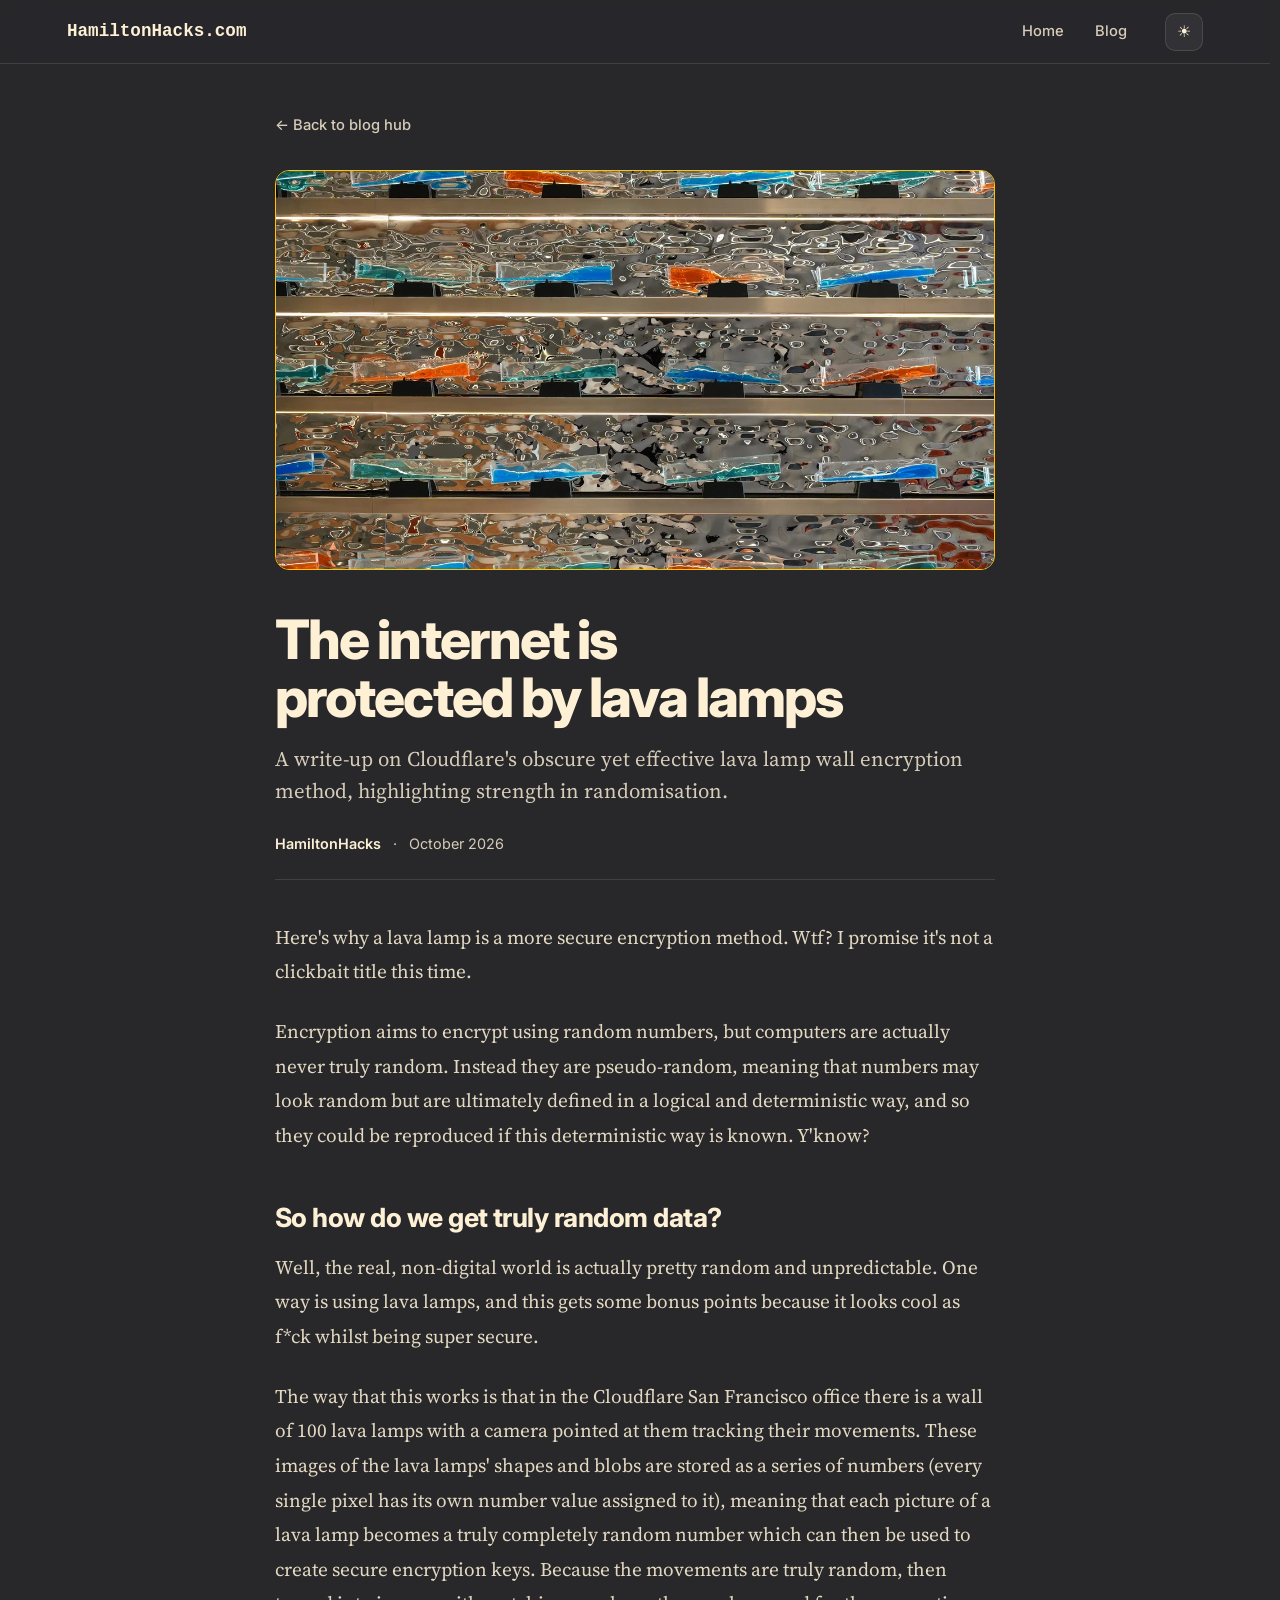
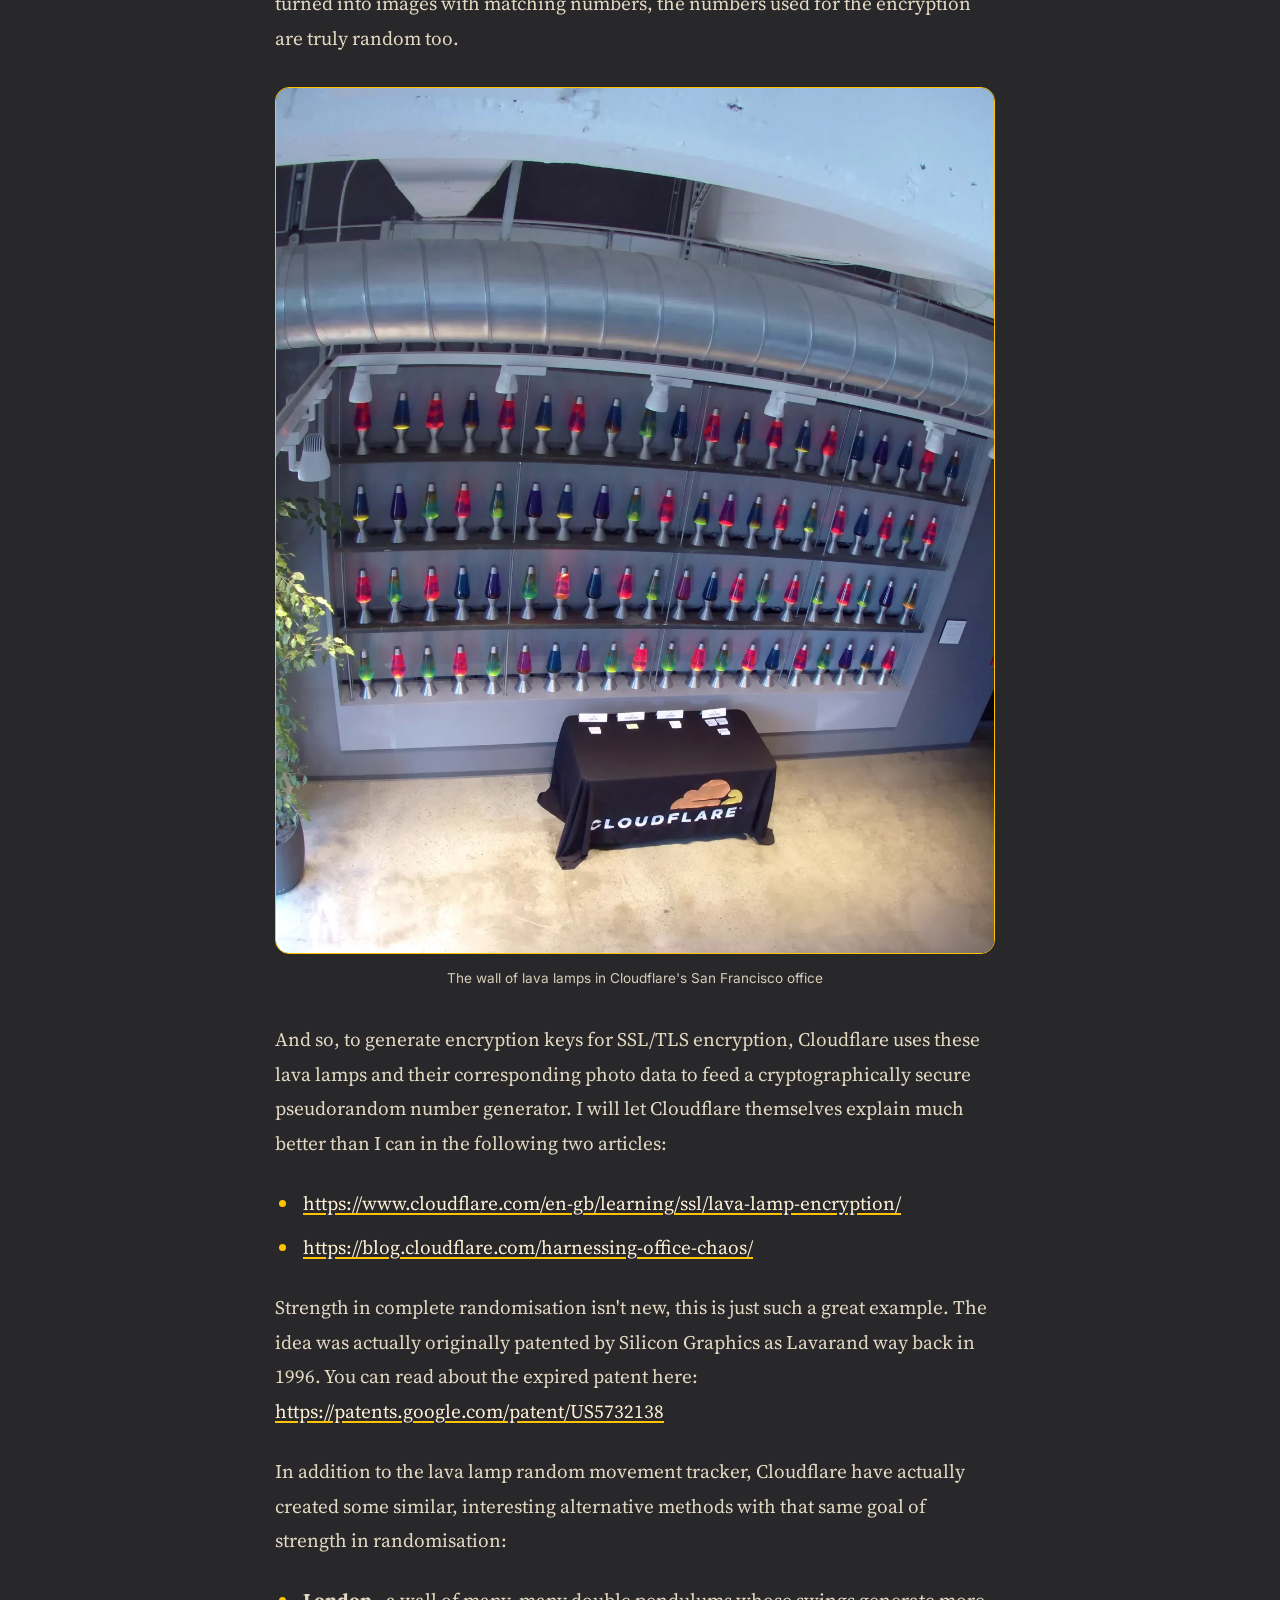
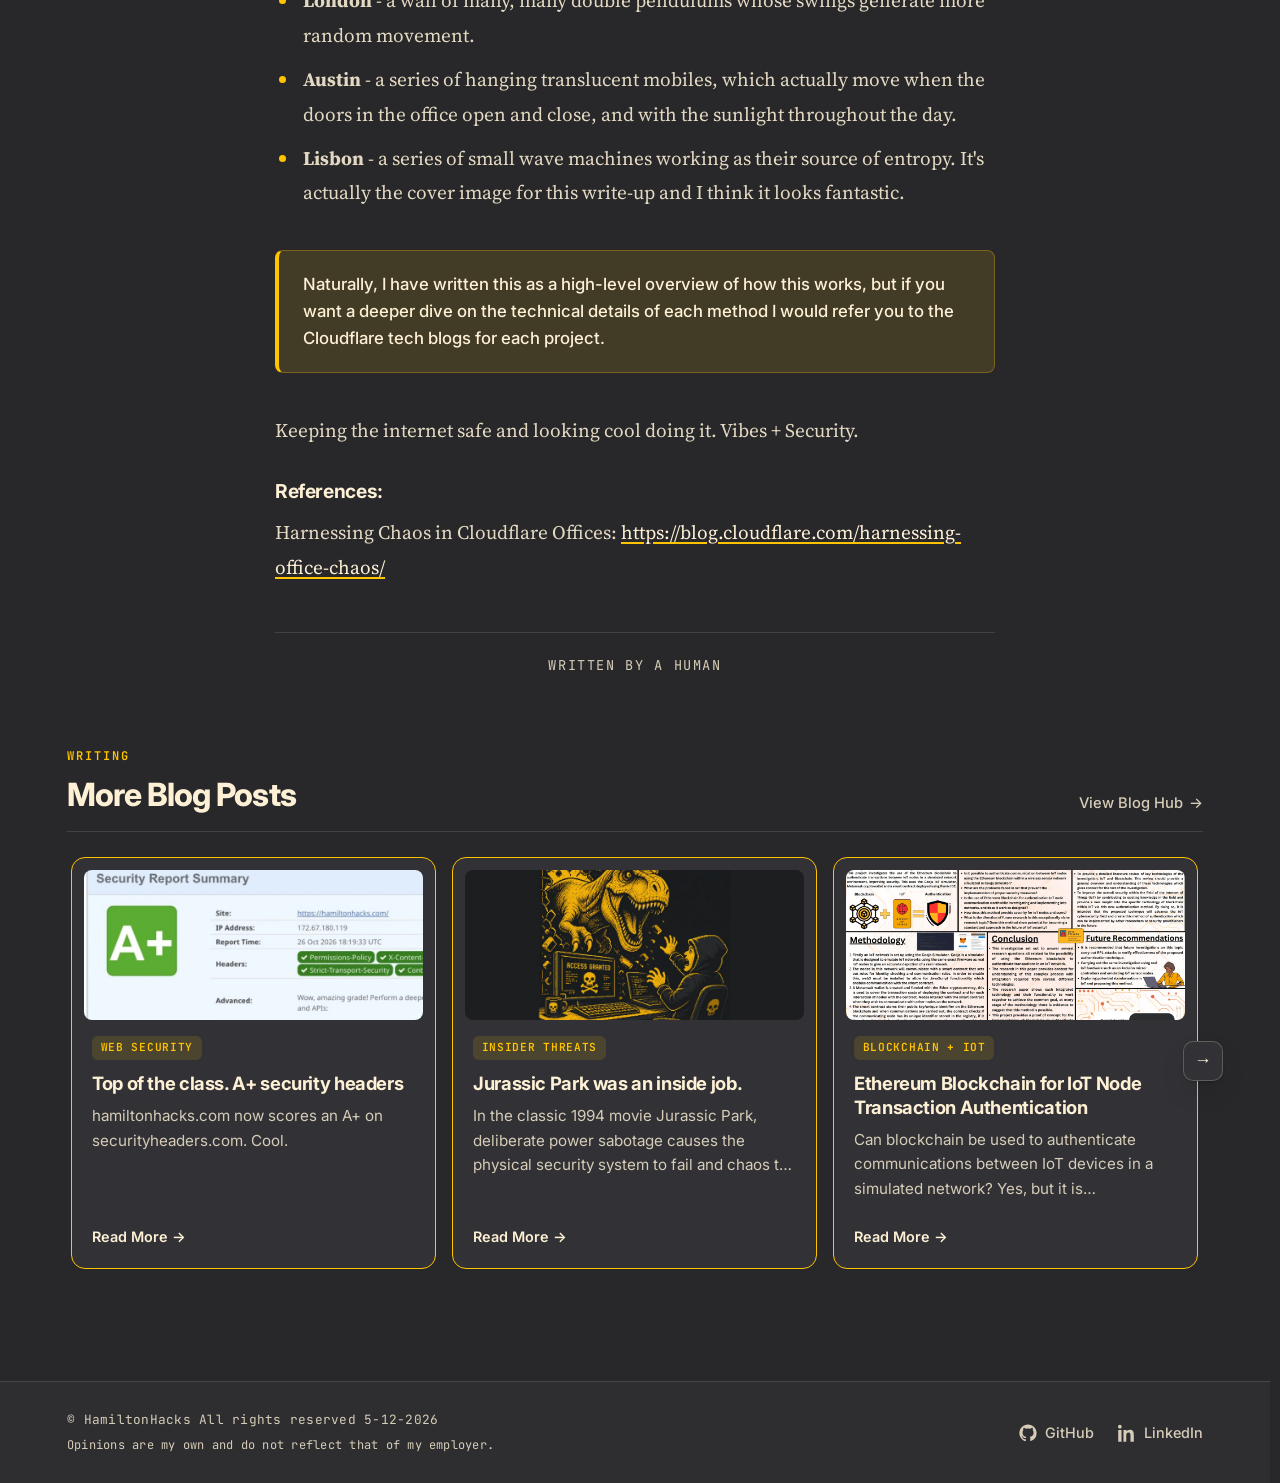
<file: LavaLamps.html>
<!--
                 uuuuuuu
             uu$$$$$$$$$$$uu
          uu$$$$$$$$$$$$$$$$$uu
         u$$$$$$$$$$$$$$$$$$$$$u
        u$$$$$$$$$$$$$$$$$$$$$$$u
       u$$$$$$$$$$$$$$$$$$$$$$$$$u
       u$$$$$$$$$$$$$$$$$$$$$$$$$u
       u$$$$$$"   "$$$"   "$$$$$$u
       "$$$$"      u$u       $$$$"
        $$$u       u$u       u$$$
        $$$u      u$$$u      u$$$
         "$$$$uu$$$   $$$uu$$$$"
          "$$$$$$$"   "$$$$$$$"
            u$$$$$$$u$$$$$$$u
             u$"$"$"$"$"$"$u
  uuu        $$u$ $ $ $ $u$$       uuu
 u$$$$        $$$$$u$u$u$$$       u$$$$
  $$$$$uu      "$$$$$$$$$"     uu$$$$$$
u$$$$$$$$$$$uu    """""    uuuu$$$$$$$$$$
$$$$"""$$$$$$$$$$uuu   uu$$$$$$$$$"""$$$"
 """      ""$$$$$$$$$$$uu ""$"""
           uuuu ""$$$$$$$$$$uuu
  u$$$uuu$$$$$$$$$uu ""$$$$$$$$$$$uuu$$$
  $$$$$$$$$$""""           ""$$$$$$$$$$$"
   "$$$$$"                      ""$$$$""
     $$$"                         $$$$"

██╗    ██╗███████╗██╗      ██████╗ ██████╗ ███╗   ███╗███████╗
██║    ██║██╔════╝██║     ██╔════╝██╔═══██╗████╗ ████║██╔════╝
██║ █╗ ██║█████╗  ██║     ██║     ██║   ██║██╔████╔██║█████╗  
██║███╗██║██╔══╝  ██║     ██║     ██║   ██║██║╚██╔╝██║██╔══╝  
╚███╔███╔╝███████╗███████╗╚██████╗╚██████╔╝██║ ╚═╝ ██║███████╗
 ╚══╝╚══╝ ╚══════╝╚══════╝ ╚═════╝ ╚═════╝ ╚═╝     ╚═╝╚══════╝
-->

<!DOCTYPE html>
<html lang="en-GB">
<head>
    <meta charset="UTF-8">
    <meta name="viewport" content="width=device-width, initial-scale=1.0">
    <meta name="description" content="A write-up on Cloudflare's obscure yet effective lava lamp wall encryption method, highlighting strength in randomisation.">
    <meta name="theme-color" content="#28282B">
    <title>Lavalamps | HamiltonHacks</title>
    <!-- Link preview (iMessage, WhatsApp, Slack, LinkedIn, X). Image URL must be absolute. -->
    <meta property="og:type" content="article">
    <meta property="og:site_name" content="HamiltonHacks">
    <meta property="og:title" content="The internet is protected by lava lamps">
    <meta property="og:description" content="A write-up on Cloudflare&#x27;s obscure yet effective lava lamp wall encryption method, highlighting strength in randomisation.">
    <meta property="og:url" content="https://hamiltonhacks.com/LavaLamps">
    <meta property="og:image" content="https://hamiltonhacks.com/lavalamps-og.jpg">
    <meta property="og:image:alt" content="Wall of wave machines in Cloudflare&#x27;s Lisbon office">
    <meta name="twitter:card" content="summary_large_image">
    <meta name="twitter:title" content="The internet is protected by lava lamps">
    <meta name="twitter:description" content="A write-up on Cloudflare&#x27;s obscure yet effective lava lamp wall encryption method, highlighting strength in randomisation.">
    <meta name="twitter:image" content="https://hamiltonhacks.com/lavalamps-og.jpg">
    <link rel="icon" type="image/png" href="favicon-64.png">
    <link rel="apple-touch-icon" sizes="180x180" href="/apple-touch-icon.png">
    <meta name="apple-mobile-web-app-title" content="HamiltonHacks">
    <link rel="preconnect" href="https://fonts.googleapis.com">
    <link rel="preconnect" href="https://fonts.gstatic.com" crossorigin>
    <link rel="stylesheet" href="https://fonts.googleapis.com/css2?family=Inter:wght@400..800&family=JetBrains+Mono:wght@400..800&family=Source+Serif+4:ital,opsz,wght@0,8..60,400..700;1,8..60,400&display=swap">
    <link rel="stylesheet" href="style.css">
</head>
<body>
    <header class="site-header">
        <div class="site-header-inner">
            <a class="brand" href="/">HamiltonHacks.com</a>
            <nav class="site-nav" aria-label="Primary">
                <a href="/">Home</a>
                <a href="/blog">Blog</a>
            </nav>
            <button
                class="theme-toggle"
                id="themeToggle"
                type="button"
                aria-label="Toggle theme"
                aria-pressed="false"
                title="Toggle theme">
                ☀
            </button>
        </div>
    </header>

    <main class="container blog-page">
        <article class="blog-post-shell">
            <a class="blog-back-link" href="/blog">← Back to blog hub</a>

            <header class="blog-post-header">
                <div class="blog-post-hero-image">
                    <img width="1278" height="850" src="lavalamps-waves.webp" alt="Wall of wave machines in Cloudflare's Lisbon office" />
                </div>
                <h1 class="blog-post-title">The internet is protected by lava lamps</h1>
                <p class="blog-post-subheading">
                    A write-up on Cloudflare's obscure yet effective lava lamp wall encryption method, highlighting strength in randomisation.
                </p>
                <div class="blog-post-meta" aria-label="Article metadata">
                    <span>HamiltonHacks</span>
                    <span>October 2026</span>
                </div>
            </header>

            <div class="blog-post-content">
                <p>
                    Here's why a lava lamp is a more secure encryption method. Wtf? I promise it's not a clickbait title this time.
                </p>

                <p>
                    Encryption aims to encrypt using random numbers, but computers are actually never truly random. Instead they are pseudo-random, meaning that numbers may look random but are ultimately defined in a logical and deterministic way, and so they could be reproduced if this deterministic way is known. Y'know?
                </p>

                <h2>So how do we get truly random data?</h2>
                <p>
                    Well, the real, non-digital world is actually pretty random and unpredictable. One way is using lava lamps, and this gets some bonus points because it looks cool as f*ck whilst being super secure.
                </p>

                <p>
                    The way that this works is that in the Cloudflare San Francisco office there is a wall of 100 lava lamps with a camera pointed at them tracking their movements. These images of the lava lamps' shapes and blobs are stored as a series of numbers (every single pixel has its own number value assigned to it), meaning that each picture of a lava lamp becomes a truly completely random number which can then be used to create secure encryption keys. Because the movements are truly random, then turned into images with matching numbers, the numbers used for the encryption are truly random too.
                </p>

                <div class="blog-post-hero-image">
                    <img width="1280" height="1541" src="lavalamps-camera.webp" alt="Wall of lava lamps in Cloudflare's San Francisco office" loading="lazy" />
                </div>
                <p class="figure-caption">The wall of lava lamps in Cloudflare's San Francisco office</p>

                <p>
                    And so, to generate encryption keys for SSL/TLS encryption, Cloudflare uses these lava lamps and their corresponding photo data to feed a cryptographically secure pseudorandom number generator. I will let Cloudflare themselves explain much better than I can in the following two articles:
                </p>

                <ul>
                    <li><a href="https://www.cloudflare.com/en-gb/learning/ssl/lava-lamp-encryption/" target="_blank" rel="noopener noreferrer">https://www.cloudflare.com/en-gb/learning/ssl/lava-lamp-encryption/</a></li>
                    <li><a href="https://blog.cloudflare.com/harnessing-office-chaos/" target="_blank" rel="noopener noreferrer">https://blog.cloudflare.com/harnessing-office-chaos/</a></li>
                </ul>

                <p>
                    Strength in complete randomisation isn't new, this is just such a great example. The idea was actually originally patented by Silicon Graphics as Lavarand way back in 1996. You can read about the expired patent here:
                    <a href="https://patents.google.com/patent/US5732138" target="_blank" rel="noopener noreferrer">https://patents.google.com/patent/US5732138</a>
                </p>

                <p>
                    In addition to the lava lamp random movement tracker, Cloudflare have actually created some similar, interesting alternative methods with that same goal of strength in randomisation:
                </p>

                <ul>
                    <li><strong>London</strong> - a wall of many, many double pendulums whose swings generate more random movement.</li>
                    <li><strong>Austin</strong> - a series of hanging translucent mobiles, which actually move when the doors in the office open and close, and with the sunlight throughout the day.</li>
                    <li><strong>Lisbon</strong> - a series of small wave machines working as their source of entropy. It's actually the cover image for this write-up and I think it looks fantastic.</li>
                </ul>

                <div class="blog-post-callout">
                    <p>
                        Naturally, I have written this as a high-level overview of how this works, but if you want a deeper dive on the technical details of each method I would refer you to the Cloudflare tech blogs for each project.
                    </p>
                </div>

                <p>
                    Keeping the internet safe and looking cool doing it. Vibes + Security.
                </p>

                <h3>References:</h3>
                <p>
                    Harnessing Chaos in Cloudflare Offices:
                    <a href="https://blog.cloudflare.com/harnessing-office-chaos/" target="_blank" rel="noopener noreferrer">https://blog.cloudflare.com/harnessing-office-chaos/</a>
                </p>
                <p class="blog-post-signoff">Written by a human</p>
            </div>
        </article>

        <section class="blog-carousel-section" aria-labelledby="related-blog-carousel-title">
            <div class="section-heading-row">
                <div>
                    <p class="eyebrow">Writing</p>
                    <h2 id="related-blog-carousel-title">More Blog Posts</h2>
                </div>
                <a class="section-link" href="/blog">View Blog Hub</a>
            </div>

            <div class="carousel-shell" data-carousel>
                <button class="carousel-control carousel-control-prev" type="button" data-carousel-prev aria-label="Previous blog posts">
                    <span aria-hidden="true">←</span>
                </button>

                <div class="blog-carousel" data-carousel-track tabindex="0" aria-label="Blog post carousel"></div>

                <button class="carousel-control carousel-control-next" type="button" data-carousel-next aria-label="Next blog posts">
                    <span aria-hidden="true">→</span>
                </button>
            </div>
        </section>
    </main>


    <footer class="site-footer">
        <div class="footer-text">
            <p class="footer-date">© HamiltonHacks All rights reserved <span data-today-date></span></p>
            <p class="footer-disclaimer">Opinions are my own and do not reflect that of my employer.</p>
        </div>
        <div class="footer-links">
            <a
                href="https://github.com/ChallengingShelf"
                target="_blank"
                rel="noopener noreferrer"
                class="footer-link">
                <svg viewBox="0 0 24 24" aria-hidden="true">
                    <path fill="currentColor" d="M12 .5C5.65.5.5 5.65.5 12c0 5.09 3.29 9.41 7.86 10.94.57.1.78-.25.78-.55v-2.14c-3.2.69-3.88-1.54-3.88-1.54-.52-1.33-1.28-1.68-1.28-1.68-1.05-.72.08-.71.08-.71 1.16.08 1.78 1.2 1.78 1.2 1.04 1.76 2.71 1.25 3.37.96.1-.75.41-1.25.74-1.54-2.55-.29-5.24-1.27-5.24-5.68 0-1.26.45-2.3 1.19-3.11-.12-.29-.52-1.47.11-3.06 0 0 .97-.31 3.18 1.19a10.96 10.96 0 0 1 5.79 0c2.2-1.5 3.17-1.19 3.17-1.19.64 1.59.24 2.77.12 3.06.74.81 1.18 1.85 1.18 3.11 0 4.42-2.69 5.39-5.25 5.67.42.36.79 1.06.79 2.14v3.17c0 .31.2.66.79.55A11.51 11.51 0 0 0 23.5 12C23.5 5.65 18.35.5 12 .5Z"/>
                </svg>
                GitHub
            </a>

            <a
                href="https://www.linkedin.com/in/daniel-hamilton-cyber"
                target="_blank"
                rel="noopener noreferrer"
                class="footer-link">
                <svg viewBox="0 0 24 24" aria-hidden="true">
                    <path fill="currentColor" d="M4.98 3.5C4.98 4.88 3.86 6 2.49 6S0 4.88 0 3.5 1.12 1 2.49 1s2.49 1.12 2.49 2.5ZM.29 8h4.4v15.5H.29V8Zm7.01 0h4.22v2.12h.06c.59-1.12 2.03-2.3 4.18-2.3 4.47 0 5.3 2.94 5.3 6.77v8.91h-4.39v-7.9c0-1.89-.03-4.32-2.63-4.32-2.63 0-3.03 2.05-3.03 4.18v8.04H7.3V8Z"/>
                </svg>
                LinkedIn
            </a>
        </div>
    </footer>


    <script src="script.js" defer></script>
</body>

<!--
██╗      ██████╗  ██████╗ ██╗  ██╗██╗███╗   ██╗ ██████╗     ██████╗ 
██║     ██╔═══██╗██╔═══██╗██║ ██╔╝██║████╗  ██║██╔════╝     ╚════██╗
██║     ██║   ██║██║   ██║█████╔╝ ██║██╔██╗ ██║██║  ███╗      ▄███╔╝
██║     ██║   ██║██║   ██║██╔═██╗ ██║██║╚██╗██║██║   ██║      ▀▀══╝ 
███████╗╚██████╔╝╚██████╔╝██║  ██╗██║██║ ╚████║╚██████╔╝      ██╗   
╚══════╝ ╚═════╝  ╚═════╝ ╚═╝  ╚═╝╚═╝╚═╝  ╚═══╝ ╚═════╝       ╚═╝   
-->
</html>
</file>
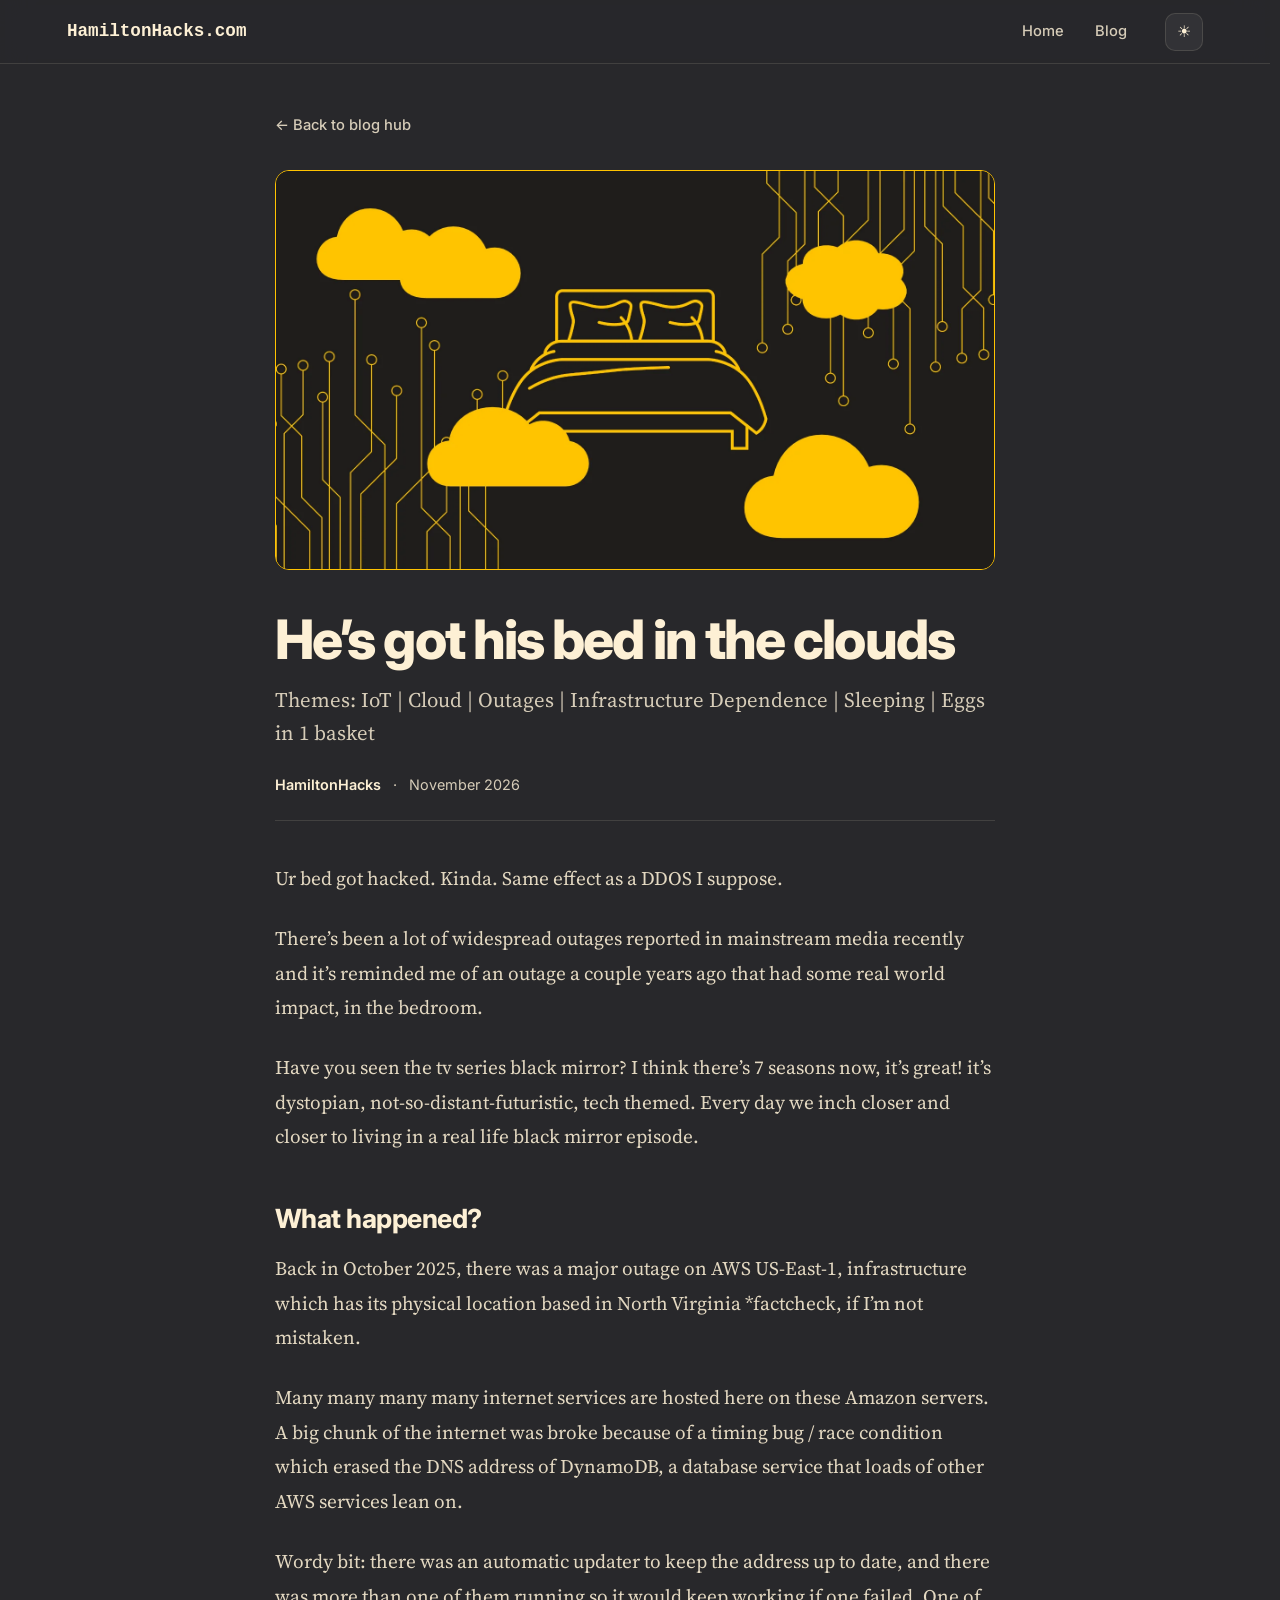
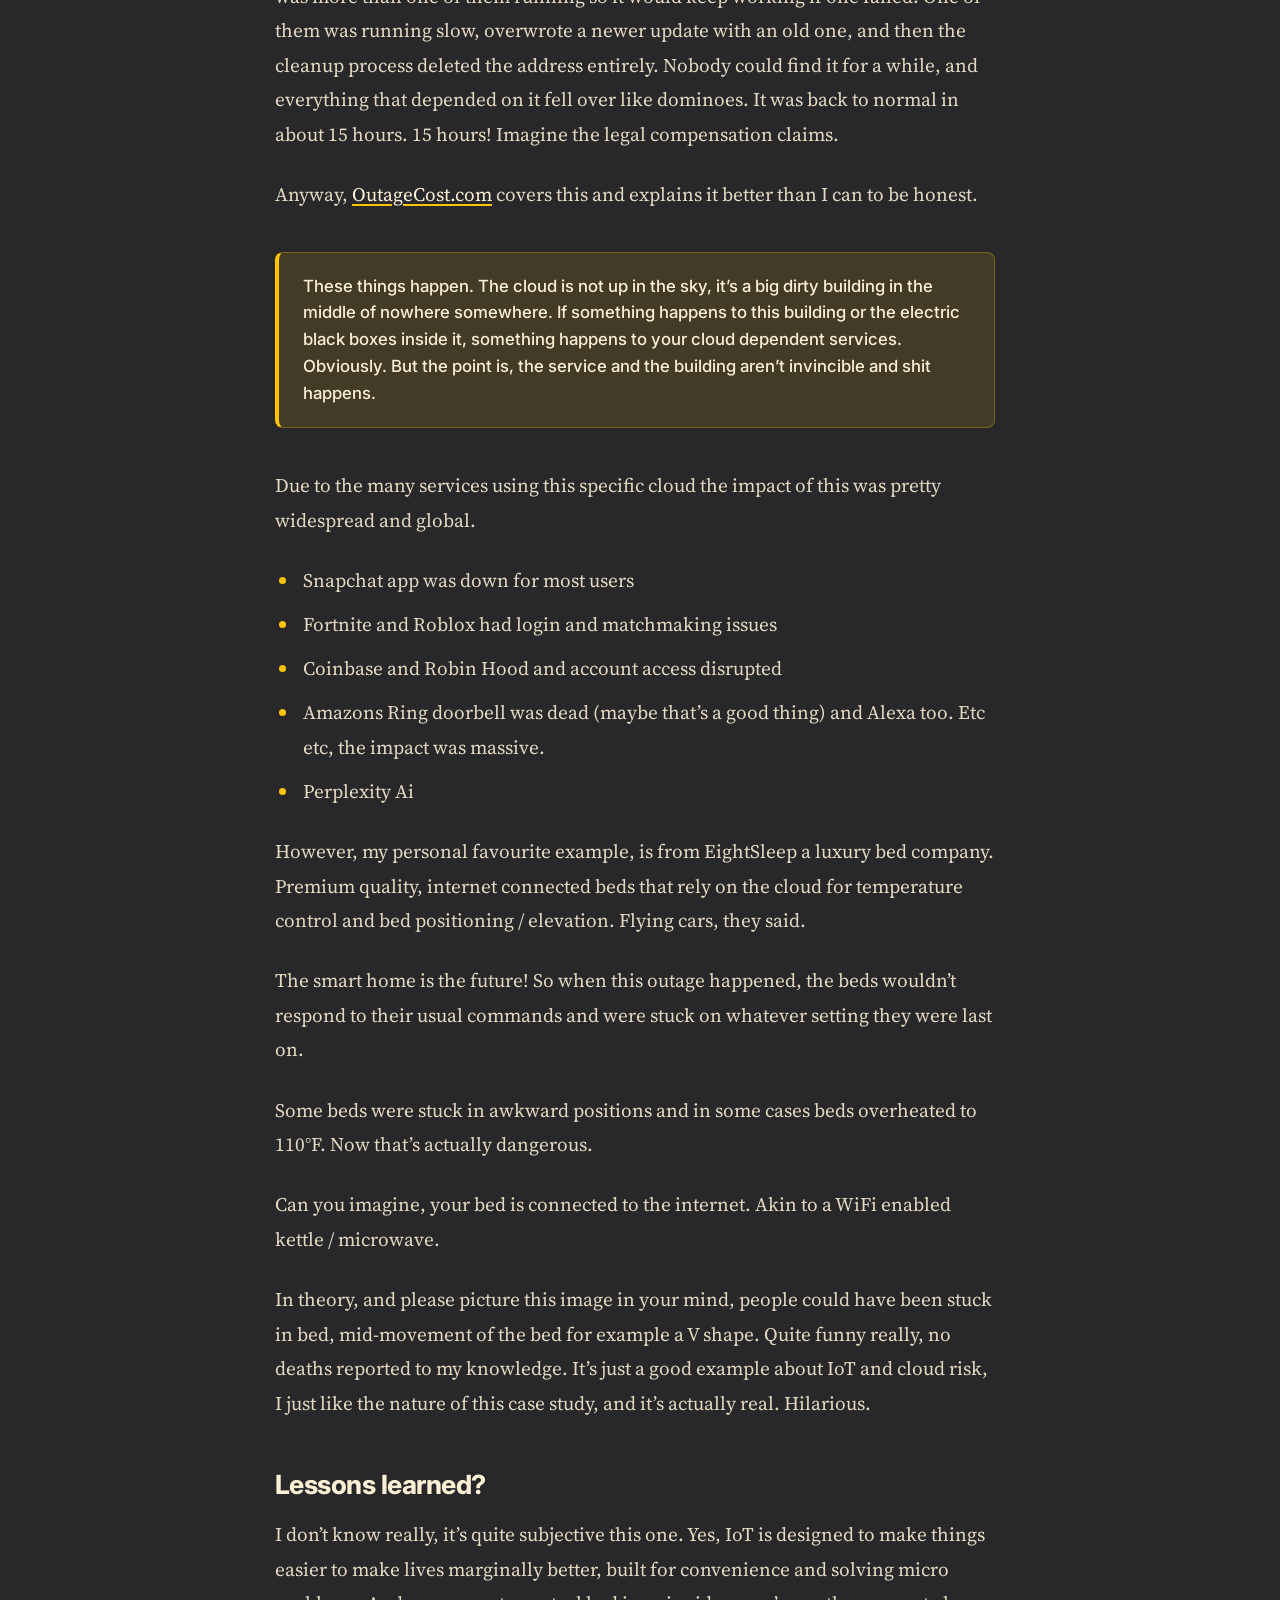
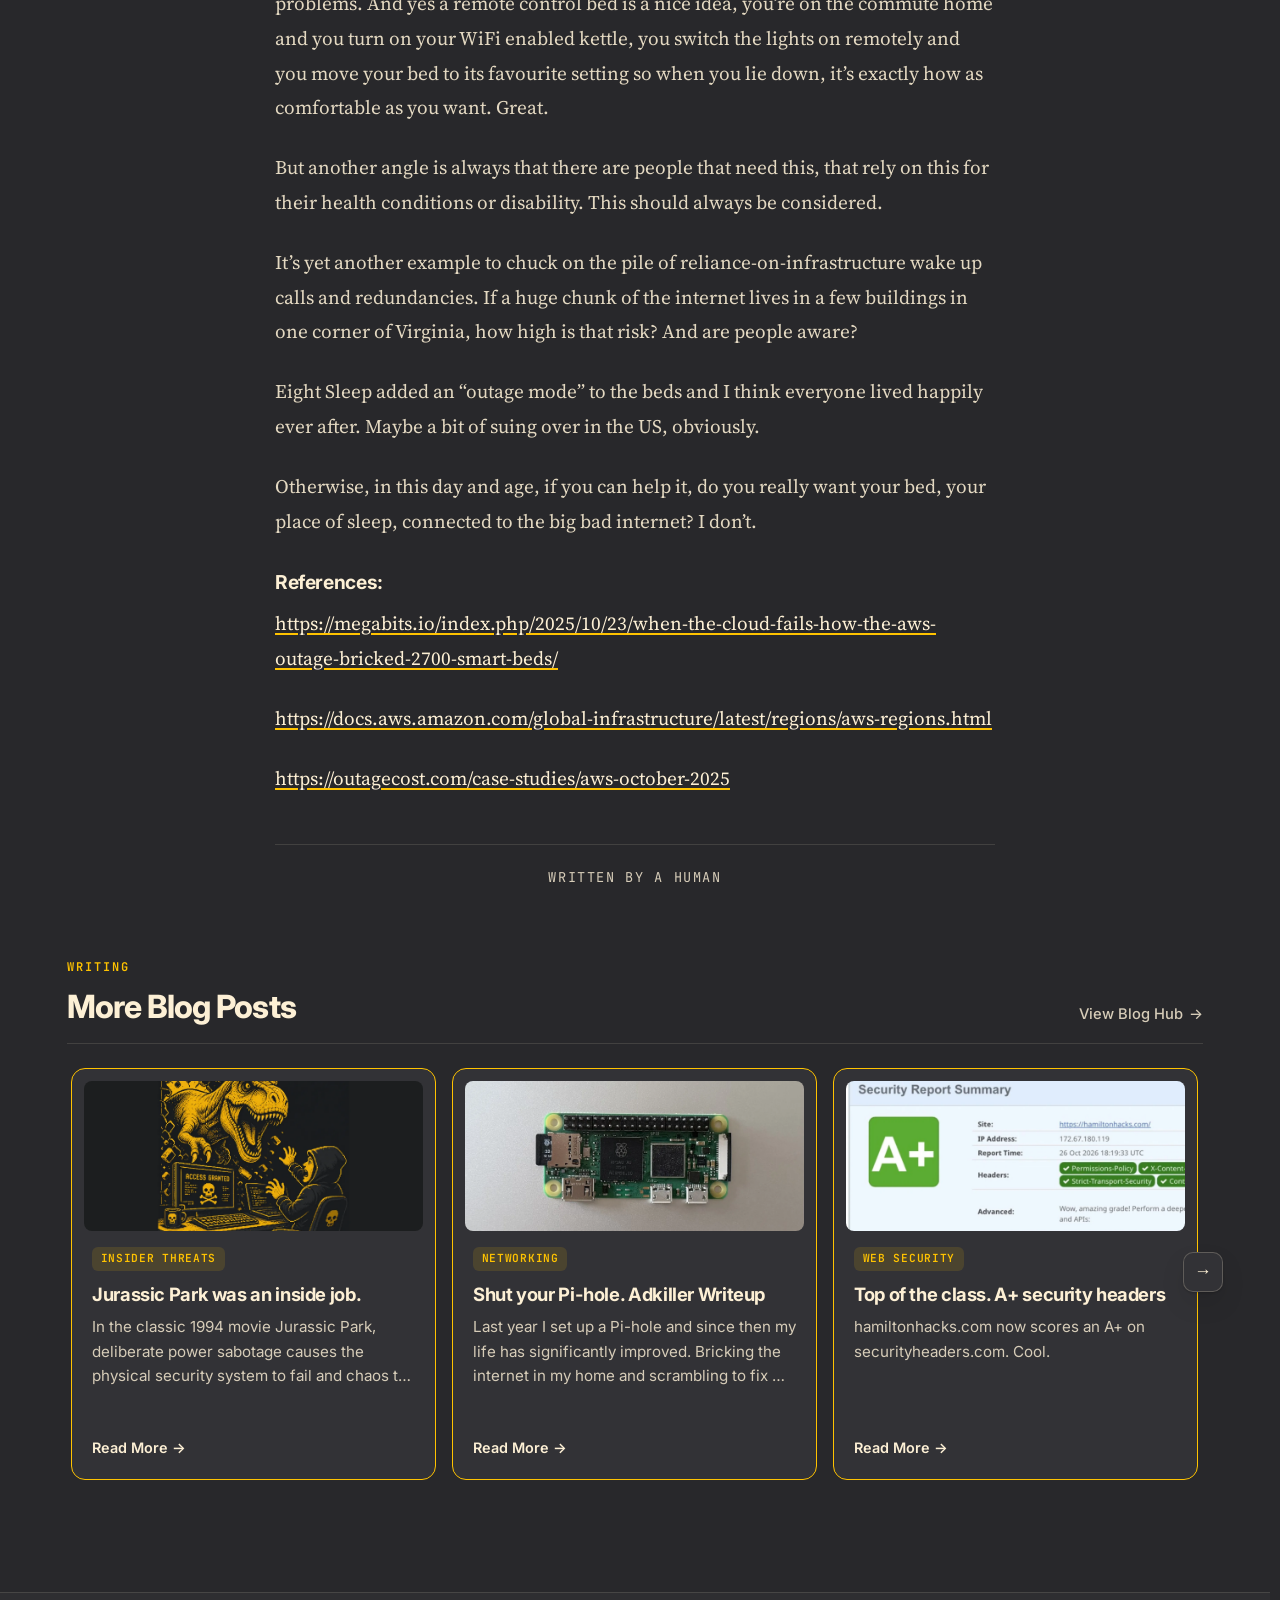
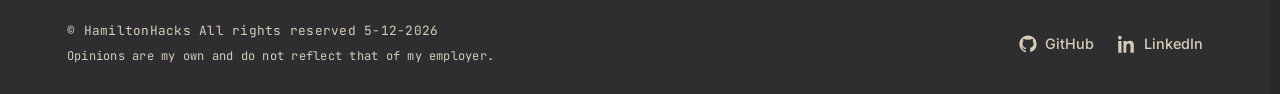
<file: NotSoSmartBed.html>
<!--
                 uuuuuuu
             uu$$$$$$$$$$$uu
          uu$$$$$$$$$$$$$$$$$uu
         u$$$$$$$$$$$$$$$$$$$$$u
        u$$$$$$$$$$$$$$$$$$$$$$$u
       u$$$$$$$$$$$$$$$$$$$$$$$$$u
       u$$$$$$$$$$$$$$$$$$$$$$$$$u
       u$$$$$$"   "$$$"   "$$$$$$u
       "$$$$"      u$u       $$$$"
        $$$u       u$u       u$$$
        $$$u      u$$$u      u$$$
         "$$$$uu$$$   $$$uu$$$$"
          "$$$$$$$"   "$$$$$$$"
            u$$$$$$$u$$$$$$$u
             u$"$"$"$"$"$"$u
  uuu        $$u$ $ $ $ $u$$       uuu
 u$$$$        $$$$$u$u$u$$$       u$$$$
  $$$$$uu      "$$$$$$$$$"     uu$$$$$$
u$$$$$$$$$$$uu    """""    uuuu$$$$$$$$$$
$$$$"""$$$$$$$$$$uuu   uu$$$$$$$$$"""$$$"
 """      ""$$$$$$$$$$$uu ""$"""
           uuuu ""$$$$$$$$$$uuu
  u$$$uuu$$$$$$$$$uu ""$$$$$$$$$$$uuu$$$
  $$$$$$$$$$""""           ""$$$$$$$$$$$"
   "$$$$$"                      ""$$$$""
     $$$"                         $$$$"

██╗    ██╗███████╗██╗      ██████╗ ██████╗ ███╗   ███╗███████╗
██║    ██║██╔════╝██║     ██╔════╝██╔═══██╗████╗ ████║██╔════╝
██║ █╗ ██║█████╗  ██║     ██║     ██║   ██║██╔████╔██║█████╗  
██║███╗██║██╔══╝  ██║     ██║     ██║   ██║██║╚██╔╝██║██╔══╝  
╚███╔███╔╝███████╗███████╗╚██████╗╚██████╔╝██║ ╚═╝ ██║███████╗
 ╚══╝╚══╝ ╚══════╝╚══════╝ ╚═════╝ ╚═════╝ ╚═╝     ╚═╝╚══════╝
-->

<!DOCTYPE html>
<html lang="en-GB">
<head>
    <meta charset="UTF-8">
    <meta name="viewport" content="width=device-width, initial-scale=1.0">
    <meta name="description" content="We rely on internet connected services for so much but what happens when that goes wrong? Some are losing sleep over it">
    <meta name="theme-color" content="#28282B">
    <title>Bed in the Clouds | HamiltonHacks</title>
    <!-- Link preview (iMessage, WhatsApp, Slack, LinkedIn, X). Image URL must be absolute. -->
    <meta property="og:type" content="article">
    <meta property="og:site_name" content="HamiltonHacks">
    <meta property="og:title" content="He’s got his bed in the clouds">
    <meta property="og:description" content="We rely on internet connected services for so much but what happens when that goes wrong? Some are losing sleep over it">
    <meta property="og:url" content="https://hamiltonhacks.com/NotSoSmartBed">
    <meta property="og:image" content="https://hamiltonhacks.com/notsosmartbed-og.jpg">
    <meta property="og:image:alt" content="Yellow line drawing of a double bed floating among yellow clouds, with circuit-board traces hanging down, on a dark background">
    <meta name="twitter:card" content="summary_large_image">
    <meta name="twitter:title" content="He’s got his bed in the clouds">
    <meta name="twitter:description" content="We rely on internet connected services for so much but what happens when that goes wrong? Some are losing sleep over it">
    <meta name="twitter:image" content="https://hamiltonhacks.com/notsosmartbed-og.jpg">
    <link rel="icon" type="image/png" href="favicon-64.png">
    <link rel="apple-touch-icon" sizes="180x180" href="/apple-touch-icon.png">
    <meta name="apple-mobile-web-app-title" content="HamiltonHacks">
    <link rel="preconnect" href="https://fonts.googleapis.com">
    <link rel="preconnect" href="https://fonts.gstatic.com" crossorigin>
    <link rel="stylesheet" href="https://fonts.googleapis.com/css2?family=Inter:wght@400..800&family=JetBrains+Mono:wght@400..800&family=Source+Serif+4:ital,opsz,wght@0,8..60,400..700;1,8..60,400&display=swap">
    <link rel="stylesheet" href="style.css">
</head>
<body>
    <header class="site-header">
        <div class="site-header-inner">
            <a class="brand" href="/">HamiltonHacks.com</a>
            <nav class="site-nav" aria-label="Primary">
                <a href="/">Home</a>
                <a href="/blog">Blog</a>
            </nav>
            <button
                class="theme-toggle"
                id="themeToggle"
                type="button"
                aria-label="Toggle theme"
                aria-pressed="false"
                title="Toggle theme">
                ☀
            </button>
        </div>
    </header>

    <main class="container blog-page">
        <article class="blog-post-shell">
            <a class="blog-back-link" href="/blog">← Back to blog hub</a>

            <header class="blog-post-header">
                <div class="blog-post-hero-image">
                    <img width="1600" height="900" src="notsosmartbed-header.webp" alt="Yellow line drawing of a double bed floating among yellow clouds, with circuit-board traces hanging down, on a dark background" />
                </div>
                <h1 class="blog-post-title">He’s got his bed in the clouds</h1>
                <p class="blog-post-subheading">
                    Themes: IoT | Cloud | Outages | Infrastructure Dependence | Sleeping | Eggs in 1 basket
                </p>
                <div class="blog-post-meta" aria-label="Article metadata">
                    <span>HamiltonHacks</span>
                    <span>November 2026</span>
                </div>
            </header>

            <div class="blog-post-content">
                <p>
                    Ur bed got hacked. Kinda. Same effect as a DDOS I suppose.
                </p>
                <p>
                    There’s been a lot of widespread outages reported in mainstream media recently and it’s reminded me of an outage a couple years ago that had some real world impact, in the bedroom.
                </p>
                <p>
                    Have you seen the tv series black mirror? I think there’s 7 seasons now, it’s great! it’s dystopian, not-so-distant-futuristic, tech themed. Every day we inch closer and closer to living in a real life black mirror episode.
                </p>

                <h2>What happened?</h2>
                <p>
                    Back in October 2025, there was a major outage on AWS US-East-1, infrastructure which has its physical location based in North Virginia *factcheck, if I’m not mistaken.
                </p>
                <p>
                    Many many many many internet services are hosted here on these Amazon servers. A big chunk of the internet was broke because of a timing bug / race condition which erased the DNS address of DynamoDB, a database service that loads of other AWS services lean on.
                </p>
                <p>
                    Wordy bit: there was an automatic updater to keep the address up to date, and there was more than one of them running so it would keep working if one failed. One of them was running slow, overwrote a newer update with an old one, and then the cleanup process deleted the address entirely. Nobody could find it for a while, and everything that depended on it fell over like dominoes. It was back to normal in about 15 hours. 15 hours! Imagine the legal compensation claims.
                </p>
                <p>
                    Anyway, <a href="https://outagecost.com/case-studies/aws-october-2025" target="_blank" rel="noopener noreferrer">OutageCost.com</a> covers this and explains it better than I can to be honest.
                </p>

                <div class="blog-post-callout">
                    <p>
                        These things happen. The cloud is not up in the sky, it’s a big dirty building in the middle of nowhere somewhere. If something happens to this building or the electric black boxes inside it, something happens to your cloud dependent services. Obviously. But the point is, the service and the building aren’t invincible and shit happens.
                    </p>
                </div>

                <p>
                    Due to the many services using this specific cloud the impact of this was pretty widespread and global.
                </p>
                <ul>
                    <li>Snapchat app was down for most users</li>
                    <li>Fortnite and Roblox had login and matchmaking issues</li>
                    <li>Coinbase and Robin Hood and account access disrupted</li>
                    <li>Amazons Ring doorbell was dead (maybe that’s a good thing) and Alexa too. Etc etc, the impact was massive.</li>
                    <li>Perplexity Ai</li>
                </ul>
                <p>
                    However, my personal favourite example, is from EightSleep a luxury bed company. Premium quality, internet connected beds that rely on the cloud for temperature control and bed positioning / elevation. Flying cars, they said.
                </p>
                <p>
                    The smart home is the future! So when this outage happened, the beds wouldn’t respond to their usual commands and were stuck on whatever setting they were last on.
                </p>
                <p>
                    Some beds were stuck in awkward positions and in some cases beds overheated to 110°F. Now that’s actually dangerous.
                </p>
                <p>
                    Can you imagine, your bed is connected to the internet. Akin to a WiFi enabled kettle / microwave.
                </p>
                <p>
                    In theory, and please picture this image in your mind, people could have been stuck in bed, mid-movement of the bed for example a V shape. Quite funny really, no deaths reported to my knowledge. It’s just a good example about IoT and cloud risk, I just like the nature of this case study, and it’s actually real. Hilarious.
                </p>

                <h2>Lessons learned?</h2>
                <p>
                    I don’t know really, it’s quite subjective this one. Yes, IoT is designed to make things easier to make lives marginally better, built for convenience and solving micro problems. And yes a remote control bed is a nice idea, you’re on the commute home and you turn on your WiFi enabled kettle, you switch the lights on remotely and you move your bed to its favourite setting so when you lie down, it’s exactly how as comfortable as you want. Great.
                </p>
                <p>
                    But another angle is always that there are people that need this, that rely on this for their health conditions or disability. This should always be considered.
                </p>
                <p>
                    It’s yet another example to chuck on the pile of reliance-on-infrastructure wake up calls and redundancies. If a huge chunk of the internet lives in a few buildings in one corner of Virginia, how high is that risk? And are people aware?
                </p>
                <p>
                    Eight Sleep added an “outage mode” to the beds and I think everyone lived happily ever after. Maybe a bit of suing over in the US, obviously.
                </p>
                <p>
                    Otherwise, in this day and age, if you can help it, do you really want your bed, your place of sleep, connected to the big bad internet? I don’t.
                </p>

                <h3>References:</h3>
                <p>
                    <a href="https://megabits.io/index.php/2025/10/23/when-the-cloud-fails-how-the-aws-outage-bricked-2700-smart-beds/" target="_blank" rel="noopener noreferrer">https://megabits.io/index.php/2025/10/23/when-the-cloud-fails-how-the-aws-outage-bricked-2700-smart-beds/</a>
                </p>
                <p>
                    <a href="https://docs.aws.amazon.com/global-infrastructure/latest/regions/aws-regions.html" target="_blank" rel="noopener noreferrer">https://docs.aws.amazon.com/global-infrastructure/latest/regions/aws-regions.html</a>
                </p>
                <p>
                    <a href="https://outagecost.com/case-studies/aws-october-2025" target="_blank" rel="noopener noreferrer">https://outagecost.com/case-studies/aws-october-2025</a>
                </p>
                <p class="blog-post-signoff">Written by a human</p>
            </div>
        </article>

        <section class="blog-carousel-section" aria-labelledby="related-blog-carousel-title">
            <div class="section-heading-row">
                <div>
                    <p class="eyebrow">Writing</p>
                    <h2 id="related-blog-carousel-title">More Blog Posts</h2>
                </div>
                <a class="section-link" href="/blog">View Blog Hub</a>
            </div>

            <div class="carousel-shell" data-carousel>
                <button class="carousel-control carousel-control-prev" type="button" data-carousel-prev aria-label="Previous blog posts">
                    <span aria-hidden="true">←</span>
                </button>

                <div class="blog-carousel" data-carousel-track tabindex="0" aria-label="Blog post carousel"></div>

                <button class="carousel-control carousel-control-next" type="button" data-carousel-next aria-label="Next blog posts">
                    <span aria-hidden="true">→</span>
                </button>
            </div>
        </section>
    </main>


    <footer class="site-footer">
        <div class="footer-text">
            <p class="footer-date">© HamiltonHacks All rights reserved <span data-today-date></span></p>
            <p class="footer-disclaimer">Opinions are my own and do not reflect that of my employer.</p>
        </div>
        <div class="footer-links">
            <a
                href="https://github.com/ChallengingShelf"
                target="_blank"
                rel="noopener noreferrer"
                class="footer-link">
                <svg viewBox="0 0 24 24" aria-hidden="true">
                    <path fill="currentColor" d="M12 .5C5.65.5.5 5.65.5 12c0 5.09 3.29 9.41 7.86 10.94.57.1.78-.25.78-.55v-2.14c-3.2.69-3.88-1.54-3.88-1.54-.52-1.33-1.28-1.68-1.28-1.68-1.05-.72.08-.71.08-.71 1.16.08 1.78 1.2 1.78 1.2 1.04 1.76 2.71 1.25 3.37.96.1-.75.41-1.25.74-1.54-2.55-.29-5.24-1.27-5.24-5.68 0-1.26.45-2.3 1.19-3.11-.12-.29-.52-1.47.11-3.06 0 0 .97-.31 3.18 1.19a10.96 10.96 0 0 1 5.79 0c2.2-1.5 3.17-1.19 3.17-1.19.64 1.59.24 2.77.12 3.06.74.81 1.18 1.85 1.18 3.11 0 4.42-2.69 5.39-5.25 5.67.42.36.79 1.06.79 2.14v3.17c0 .31.2.66.79.55A11.51 11.51 0 0 0 23.5 12C23.5 5.65 18.35.5 12 .5Z"/>
                </svg>
                GitHub
            </a>

            <a
                href="https://www.linkedin.com/in/daniel-hamilton-cyber"
                target="_blank"
                rel="noopener noreferrer"
                class="footer-link">
                <svg viewBox="0 0 24 24" aria-hidden="true">
                    <path fill="currentColor" d="M4.98 3.5C4.98 4.88 3.86 6 2.49 6S0 4.88 0 3.5 1.12 1 2.49 1s2.49 1.12 2.49 2.5ZM.29 8h4.4v15.5H.29V8Zm7.01 0h4.22v2.12h.06c.59-1.12 2.03-2.3 4.18-2.3 4.47 0 5.3 2.94 5.3 6.77v8.91h-4.39v-7.9c0-1.89-.03-4.32-2.63-4.32-2.63 0-3.03 2.05-3.03 4.18v8.04H7.3V8Z"/>
                </svg>
                LinkedIn
            </a>
        </div>
    </footer>


    <script src="script.js" defer></script>
</body>

<!--
██╗      ██████╗  ██████╗ ██╗  ██╗██╗███╗   ██╗ ██████╗     ██████╗ 
██║     ██╔═══██╗██╔═══██╗██║ ██╔╝██║████╗  ██║██╔════╝     ╚════██╗
██║     ██║   ██║██║   ██║█████╔╝ ██║██╔██╗ ██║██║  ███╗      ▄███╔╝
██║     ██║   ██║██║   ██║██╔═██╗ ██║██║╚██╗██║██║   ██║      ▀▀══╝ 
███████╗╚██████╔╝╚██████╔╝██║  ██╗██║██║ ╚████║╚██████╔╝      ██╗   
╚══════╝ ╚═════╝  ╚═════╝ ╚═╝  ╚═╝╚═╝╚═╝  ╚═══╝ ╚═════╝       ╚═╝   
-->
</html>
</file>
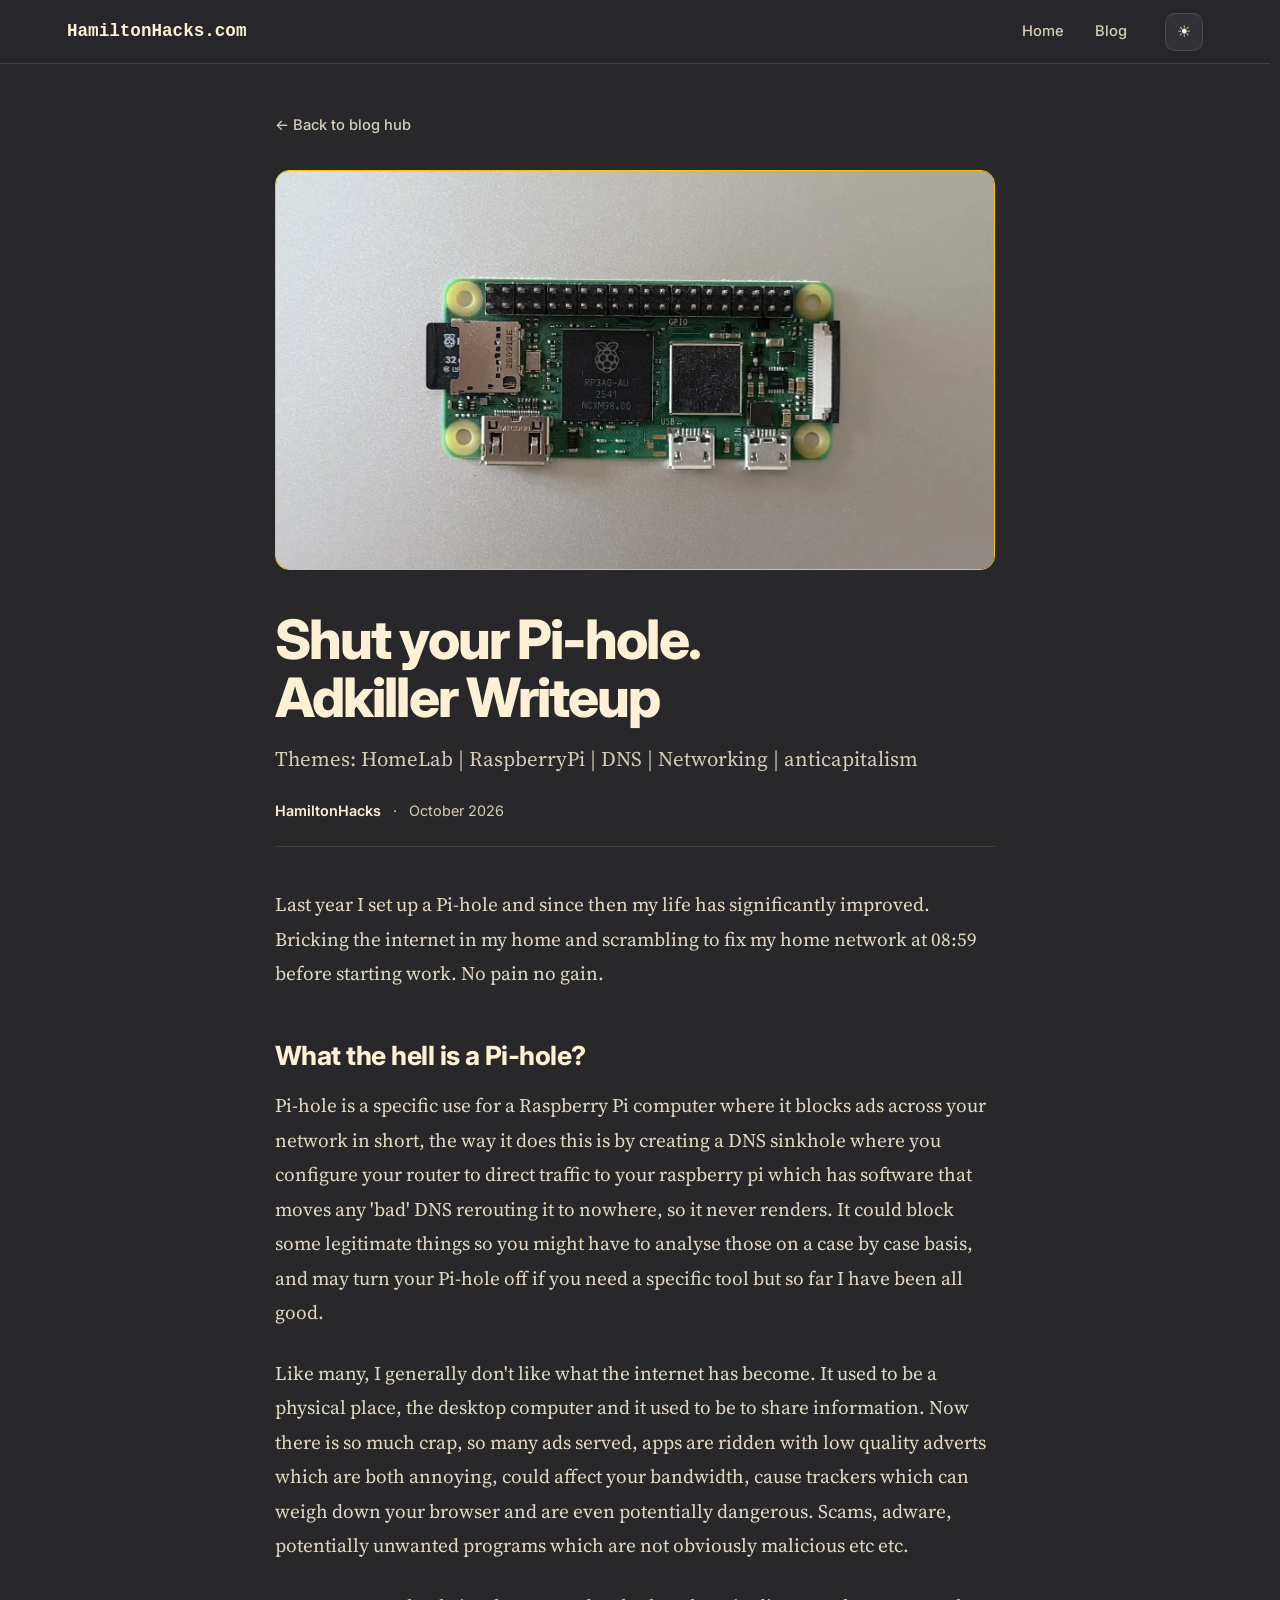
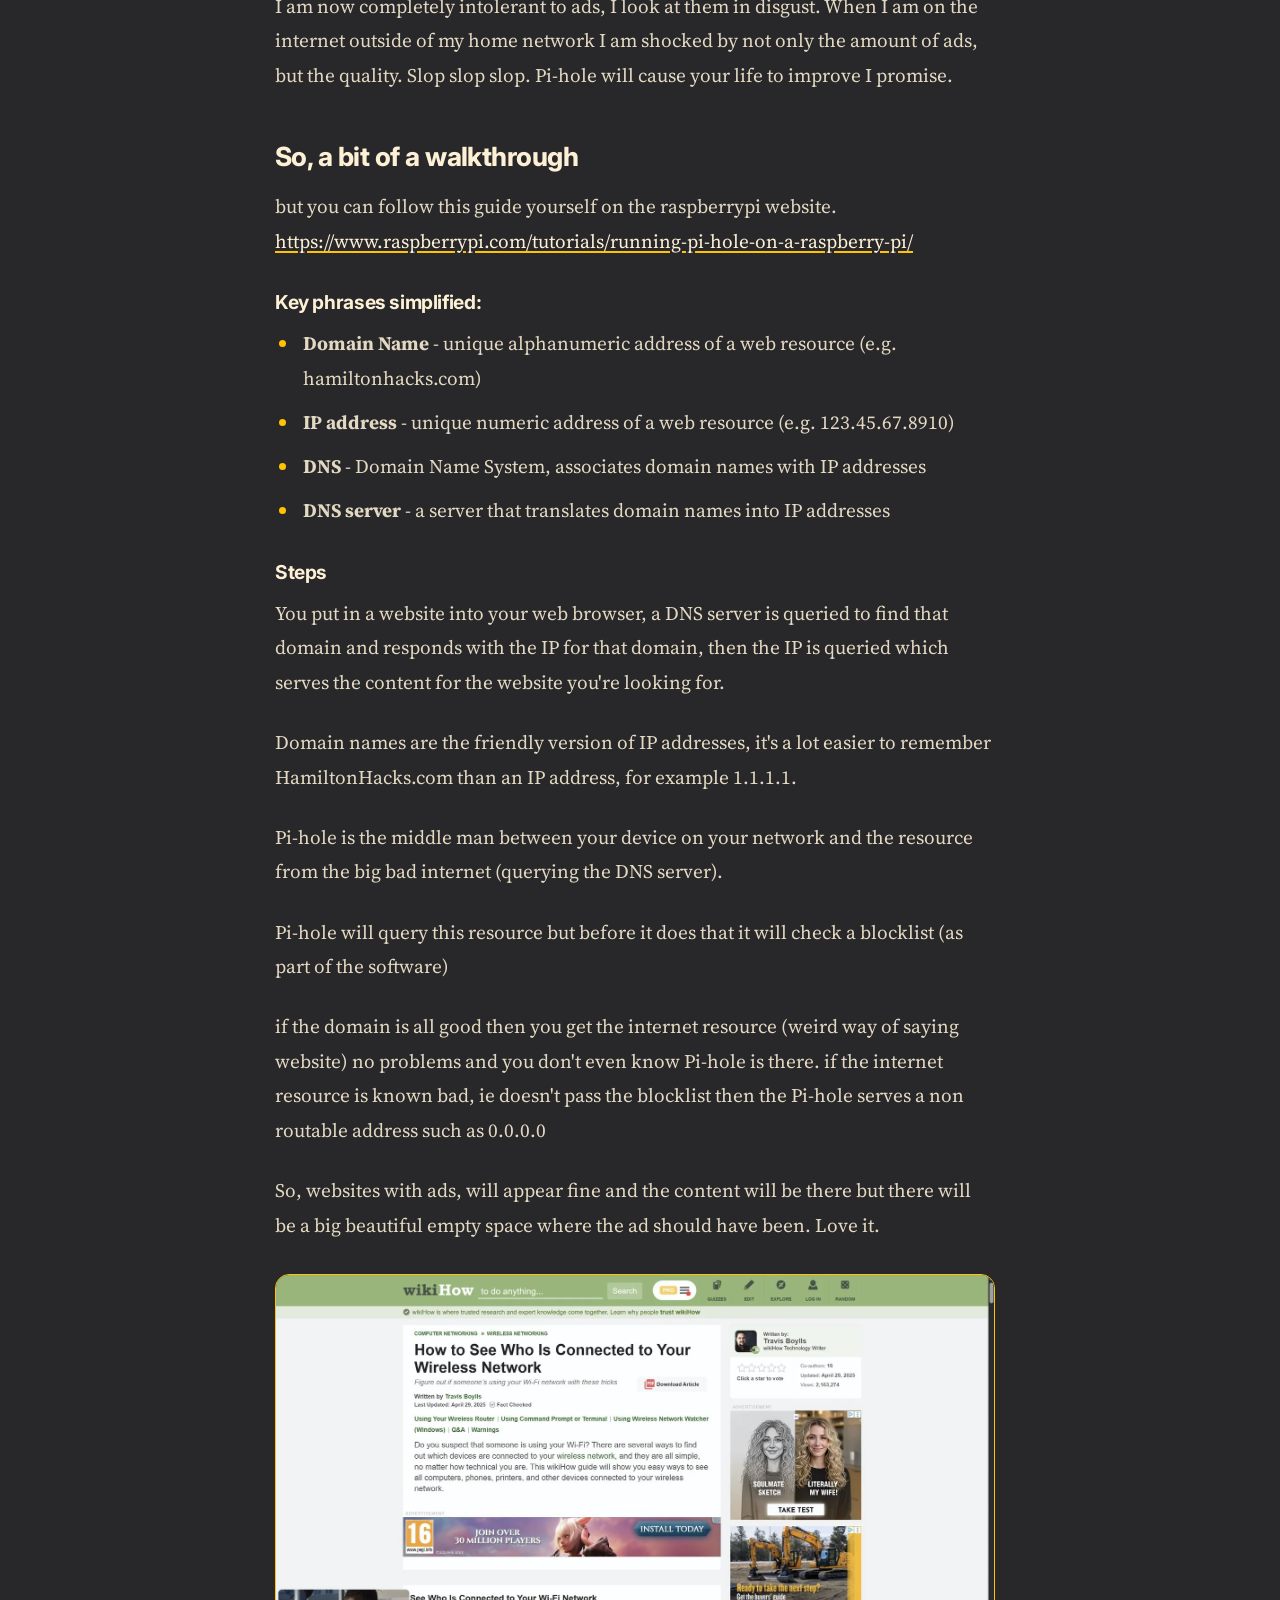
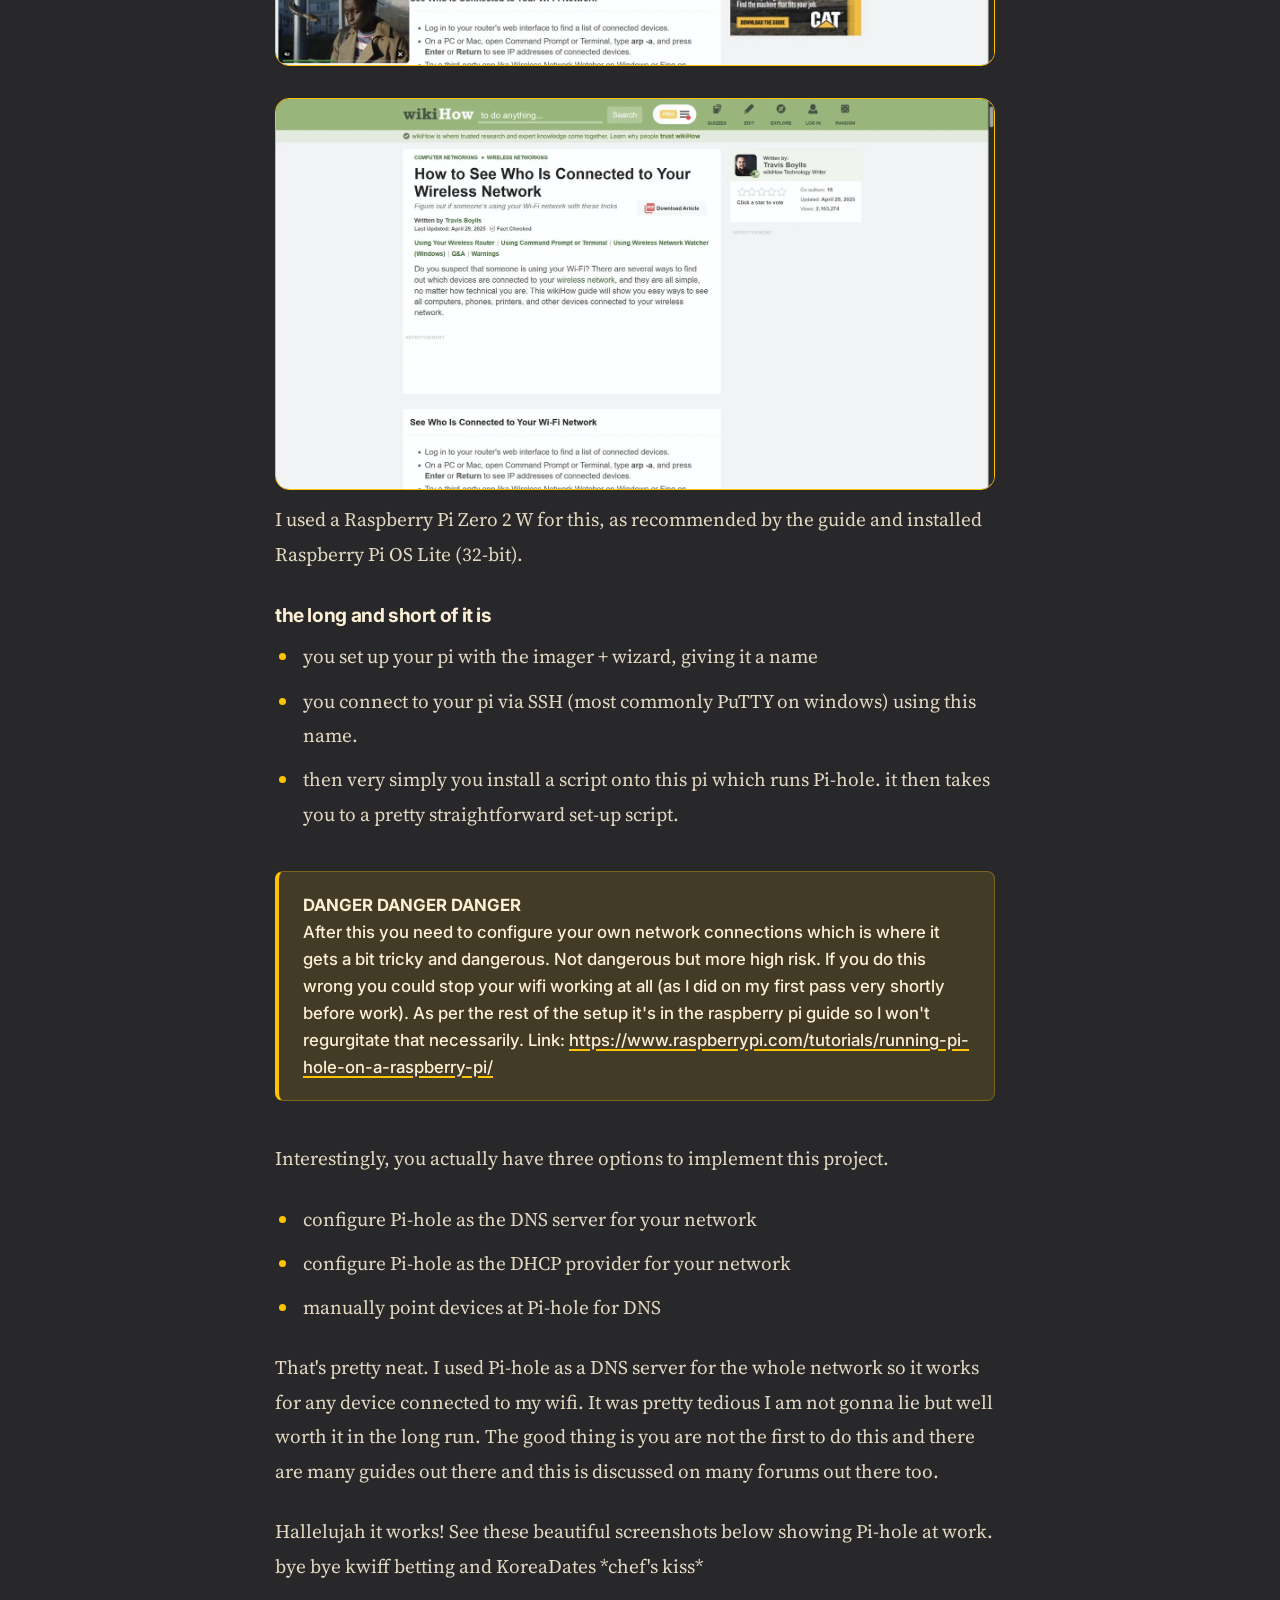
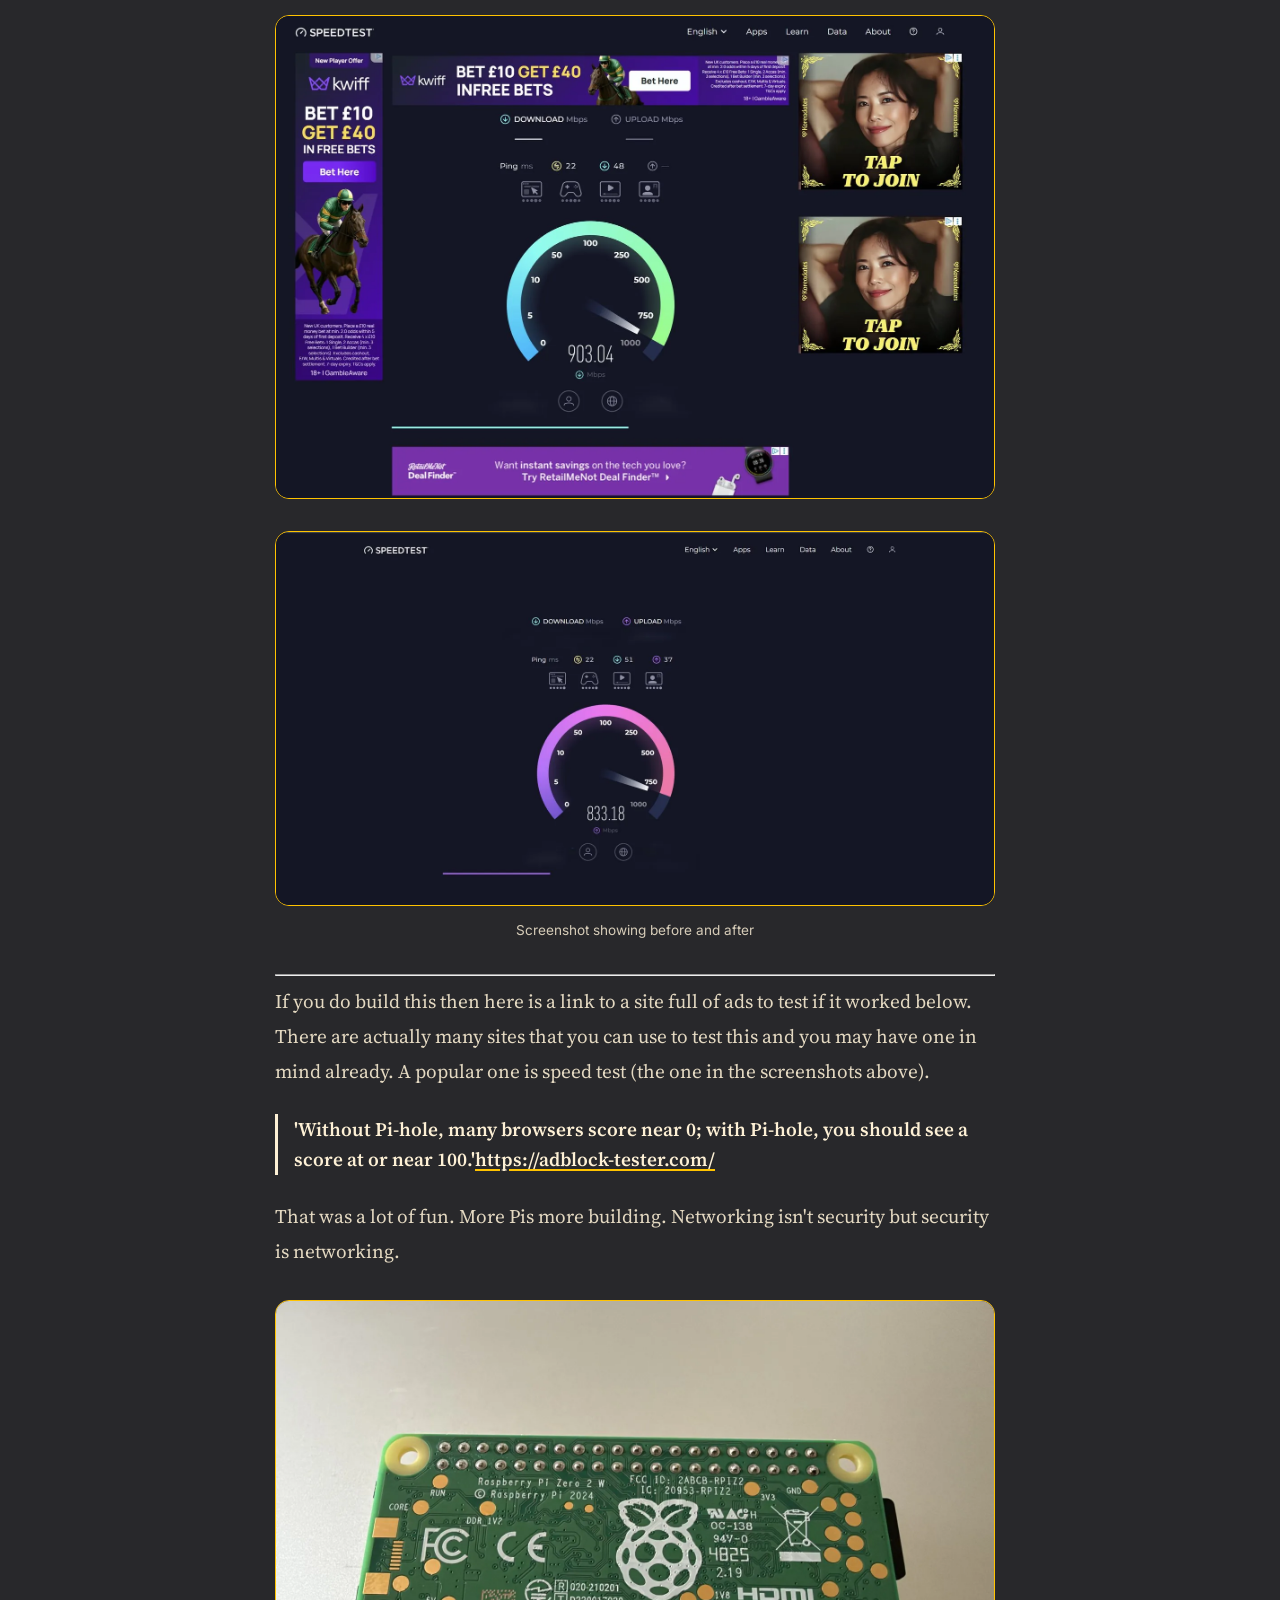
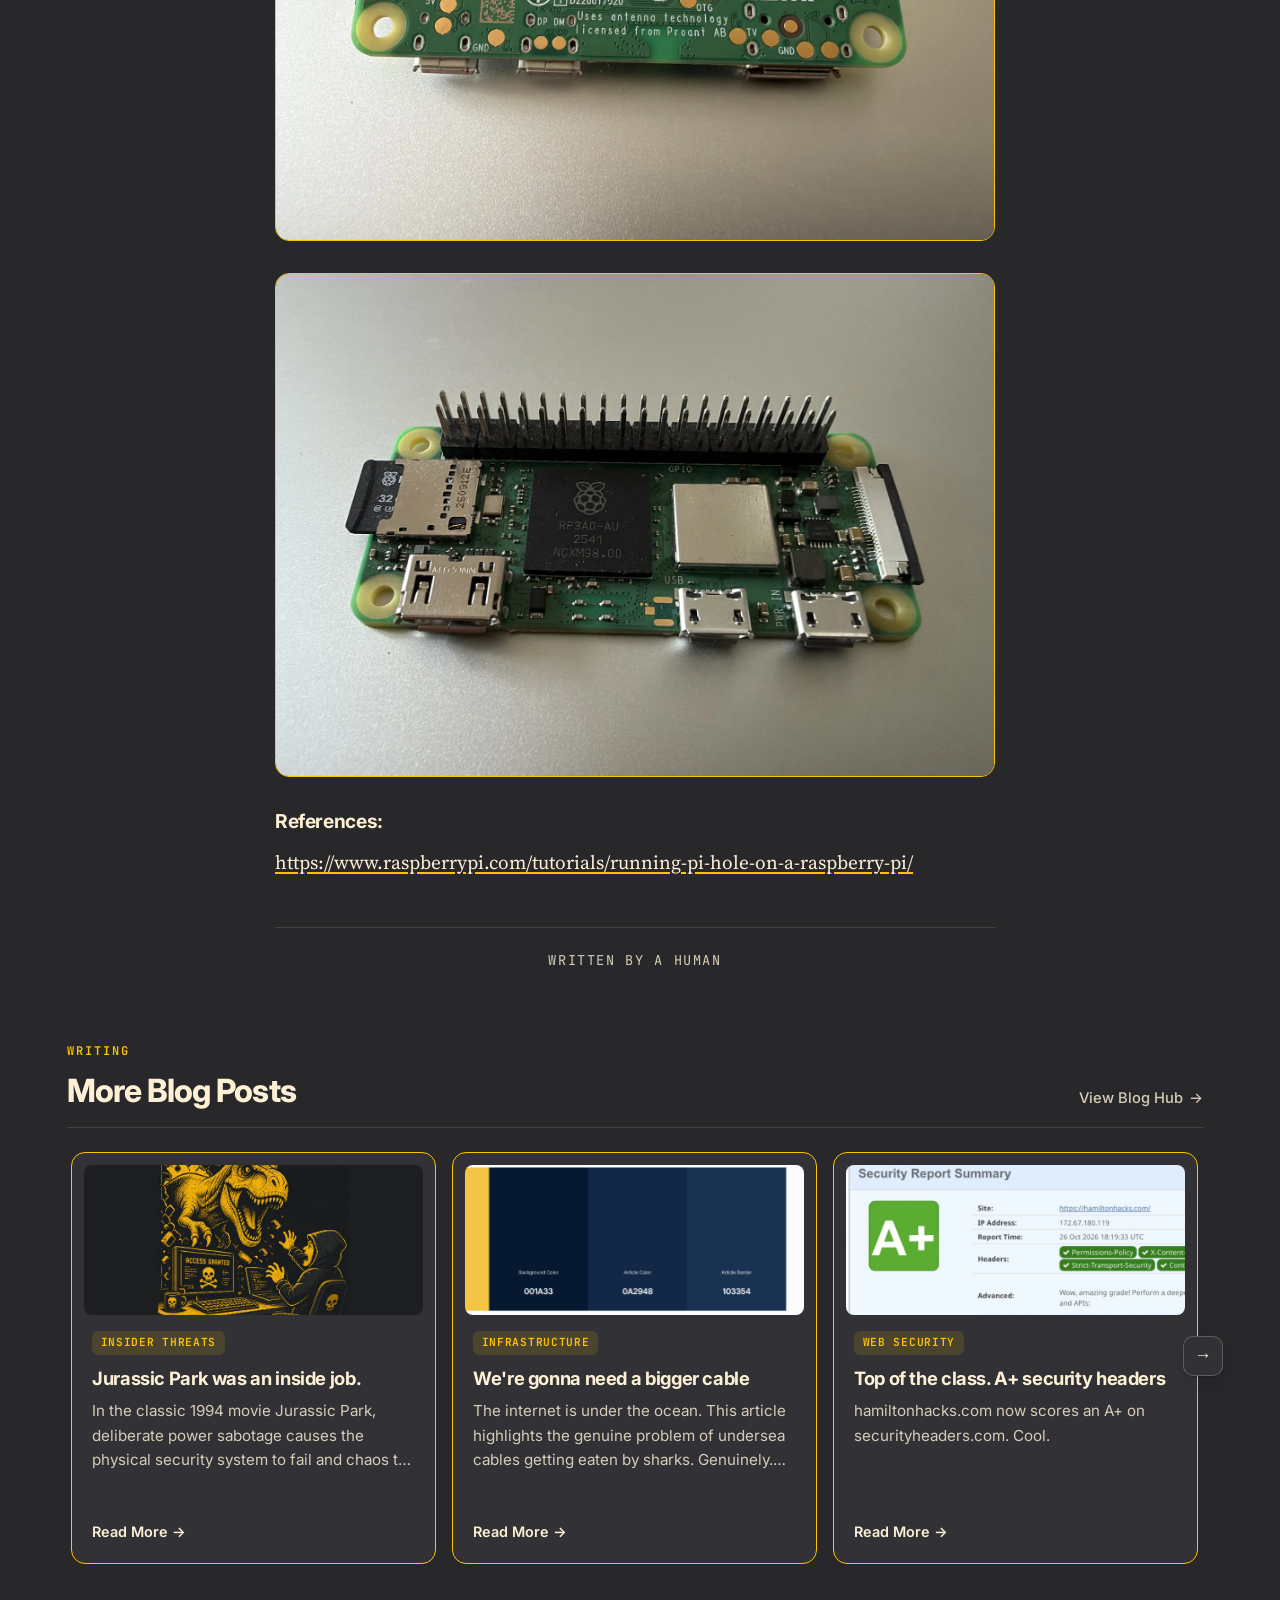
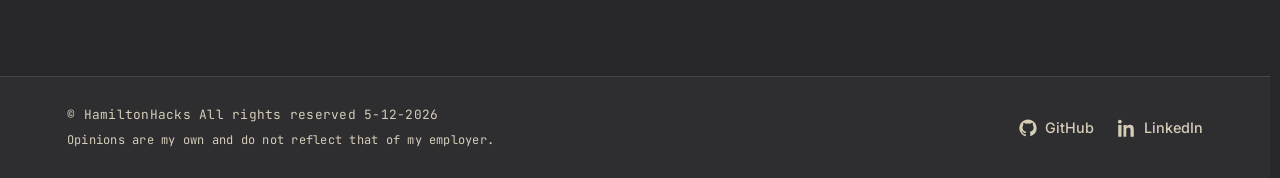
<file: PiHole.html>
<!--
                 uuuuuuu
             uu$$$$$$$$$$$uu
          uu$$$$$$$$$$$$$$$$$uu
         u$$$$$$$$$$$$$$$$$$$$$u
        u$$$$$$$$$$$$$$$$$$$$$$$u
       u$$$$$$$$$$$$$$$$$$$$$$$$$u
       u$$$$$$$$$$$$$$$$$$$$$$$$$u
       u$$$$$$"   "$$$"   "$$$$$$u
       "$$$$"      u$u       $$$$"
        $$$u       u$u       u$$$
        $$$u      u$$$u      u$$$
         "$$$$uu$$$   $$$uu$$$$"
          "$$$$$$$"   "$$$$$$$"
            u$$$$$$$u$$$$$$$u
             u$"$"$"$"$"$"$u
  uuu        $$u$ $ $ $ $u$$       uuu
 u$$$$        $$$$$u$u$u$$$       u$$$$
  $$$$$uu      "$$$$$$$$$"     uu$$$$$$
u$$$$$$$$$$$uu    """""    uuuu$$$$$$$$$$
$$$$"""$$$$$$$$$$uuu   uu$$$$$$$$$"""$$$"
 """      ""$$$$$$$$$$$uu ""$"""
           uuuu ""$$$$$$$$$$uuu
  u$$$uuu$$$$$$$$$uu ""$$$$$$$$$$$uuu$$$
  $$$$$$$$$$""""           ""$$$$$$$$$$$"
   "$$$$$"                      ""$$$$""
     $$$"                         $$$$"

██╗    ██╗███████╗██╗      ██████╗ ██████╗ ███╗   ███╗███████╗
██║    ██║██╔════╝██║     ██╔════╝██╔═══██╗████╗ ████║██╔════╝
██║ █╗ ██║█████╗  ██║     ██║     ██║   ██║██╔████╔██║█████╗  
██║███╗██║██╔══╝  ██║     ██║     ██║   ██║██║╚██╔╝██║██╔══╝  
╚███╔███╔╝███████╗███████╗╚██████╗╚██████╔╝██║ ╚═╝ ██║███████╗
 ╚══╝╚══╝ ╚══════╝╚══════╝ ╚═════╝ ╚═════╝ ╚═╝     ╚═╝╚══════╝
-->

<!DOCTYPE html>
<html lang="en-GB">
<head>
    <meta charset="UTF-8">
    <meta name="viewport" content="width=device-width, initial-scale=1.0">
    <meta name="description" content="Pi-hole Raspberry Pi DNS Ad Blocking Writeup">
    <meta name="theme-color" content="#28282B">
    <title>Pi-hole | HamiltonHacks</title>
    <!-- Link preview (iMessage, WhatsApp, Slack, LinkedIn, X). Image URL must be absolute. -->
    <meta property="og:type" content="article">
    <meta property="og:site_name" content="HamiltonHacks">
    <meta property="og:title" content="Shut your Pi-hole. Adkiller Writeup">
    <meta property="og:description" content="Last year I set up a Pi-hole and since then my life has significantly improved. No pain no gain.">
    <meta property="og:url" content="https://hamiltonhacks.com/PiHole">
    <meta property="og:image" content="https://hamiltonhacks.com/pihole-top.jpg">
    <meta property="og:image:alt" content="Pi-hole on a Raspberry Pi">
    <meta name="twitter:card" content="summary_large_image">
    <meta name="twitter:title" content="Shut your Pi-hole. Adkiller Writeup">
    <meta name="twitter:description" content="Last year I set up a Pi-hole and since then my life has significantly improved. No pain no gain.">
    <meta name="twitter:image" content="https://hamiltonhacks.com/pihole-top.jpg">
    <link rel="icon" type="image/png" href="favicon-64.png">
    <link rel="apple-touch-icon" sizes="180x180" href="/apple-touch-icon.png">
    <meta name="apple-mobile-web-app-title" content="HamiltonHacks">
    <link rel="preconnect" href="https://fonts.googleapis.com">
    <link rel="preconnect" href="https://fonts.gstatic.com" crossorigin>
    <link rel="stylesheet" href="https://fonts.googleapis.com/css2?family=Inter:wght@400..800&family=JetBrains+Mono:wght@400..800&family=Source+Serif+4:ital,opsz,wght@0,8..60,400..700;1,8..60,400&display=swap">
    <link rel="stylesheet" href="style.css">
</head>
<body>
    <header class="site-header">
        <div class="site-header-inner">
            <a class="brand" href="/">HamiltonHacks.com</a>
            <nav class="site-nav" aria-label="Primary">
                <a href="/">Home</a>
                <a href="/blog">Blog</a>
            </nav>
            <button
                class="theme-toggle"
                id="themeToggle"
                type="button"
                aria-label="Toggle theme"
                aria-pressed="false"
                title="Toggle theme">
                ☀
            </button>
        </div>
    </header>

    <main class="container blog-page">
        <article class="blog-post-shell">
            <a class="blog-back-link" href="/blog">← Back to blog hub</a>

            <header class="blog-post-header">
                <div class="blog-post-hero-image">
                    <img width="1600" height="1017" src="pihole-top.webp" alt="Pi-hole on a Raspberry Pi" />
                </div>
                <h1 class="blog-post-title">Shut your Pi-hole. Adkiller Writeup</h1>
                <p class="blog-post-subheading">
                    Themes: HomeLab | RaspberryPi | DNS | Networking | anticapitalism
                </p>
                <div class="blog-post-meta" aria-label="Article metadata">
                    <span>HamiltonHacks</span>
                    <span>October 2026</span>
                </div>
            </header>

            <div class="blog-post-content">
                <p>
                    Last year I set up a Pi-hole and since then my life has significantly improved. Bricking the internet in my home and scrambling to fix my home network at 08:59 before starting work. No pain no gain.
                </p>

                <h2>What the hell is a Pi-hole?</h2>
                <p>
                    Pi-hole is a specific use for a Raspberry Pi computer where it blocks ads across your network in short, the way it does this is by creating a DNS sinkhole where you configure your router to direct traffic to your raspberry pi which has software that moves any 'bad' DNS rerouting it to nowhere, so it never renders. It could block some legitimate things so you might have to analyse those on a case by case basis, and may turn your Pi-hole off if you need a specific tool but so far I have been all good.
                </p>

                <p>
                    Like many, I generally don't like what the internet has become. It used to be a physical place, the desktop computer and it used to be to share information. Now there is so much crap, so many ads served, apps are ridden with low quality adverts which are both annoying, could affect your bandwidth, cause trackers which can weigh down your browser and are even potentially dangerous. Scams, adware, potentially unwanted programs which are not obviously malicious etc etc.
                </p>

                <p>
                    I am now completely intolerant to ads, I look at them in disgust. When I am on the internet outside of my home network I am shocked by not only the amount of ads, but the quality. Slop slop slop. Pi-hole will cause your life to improve I promise.
                </p>

                <h2>So, a bit of a walkthrough</h2>
                <p>
                    but you can follow this guide yourself on the raspberrypi website.
                    <a href="https://www.raspberrypi.com/tutorials/running-pi-hole-on-a-raspberry-pi/" target="_blank" rel="noopener noreferrer">https://www.raspberrypi.com/tutorials/running-pi-hole-on-a-raspberry-pi/</a>
                </p>

                <h3>Key phrases simplified:</h3>
                <ul>
                    <li><strong>Domain Name</strong> - unique alphanumeric address of a web resource (e.g. hamiltonhacks.com)</li>
                    <li><strong>IP address</strong> - unique numeric address of a web resource (e.g. 123.45.67.8910)</li>
                    <li><strong>DNS</strong> - Domain Name System, associates domain names with IP addresses</li>
                    <li><strong>DNS server</strong> - a server that translates domain names into IP addresses</li>
                </ul>

                <h3>Steps</h3>
                <p>
                    You put in a website into your web browser, a DNS server is queried to find that domain and responds with the IP for that domain, then the IP is queried which serves the content for the website you're looking for.
                </p>

                <p>
                    Domain names are the friendly version of IP addresses, it's a lot easier to remember HamiltonHacks.com than an IP address, for example 1.1.1.1.
                </p>

                <p>
                    Pi-hole is the middle man between your device on your network and the resource from the big bad internet (querying the DNS server).
                </p>

                <p>
                    Pi-hole will query this resource but before it does that it will check a blocklist (as part of the software)
                </p>

                <p>
                    if the domain is all good then you get the internet resource (weird way of saying website) no problems and you don't even know Pi-hole is there. if the internet resource is known bad, ie doesn't pass the blocklist then the Pi-hole serves a non routable address such as 0.0.0.0
                </p>

                <p>
                    So, websites with ads, will appear fine and the content will be there but there will be a big beautiful empty space where the ad should have been. Love it.
                </p>

                <div class="blog-post-hero-image">
                    <img width="1600" height="869" src="pihole-wikihow-before.webp" alt="wikiHow article with adverts, before Pi-hole" loading="lazy" />
                </div>
                <div class="blog-post-hero-image">
                    <img width="1600" height="869" src="pihole-wikihow-after.webp" alt="wikiHow article with ads blocked, after Pi-hole" loading="lazy" />
                </div>

                <p>
                    I used a Raspberry Pi Zero 2 W for this, as recommended by the guide and installed Raspberry Pi OS Lite (32-bit).
                </p>

                <h3>the long and short of it is</h3>
                <ul>
                    <li>you set up your pi with the imager + wizard, giving it a name</li>
                    <li>you connect to your pi via SSH (most commonly PuTTY on windows) using this name.</li>
                    <li>then very simply you install a script onto this pi which runs Pi-hole. it then takes you to a pretty straightforward set-up script.</li>
                </ul>

                <div class="blog-post-callout">
                    <p>
                        <strong>DANGER DANGER DANGER</strong><br>
                        After this you need to configure your own network connections which is where it gets a bit tricky and dangerous. Not dangerous but more high risk. If you do this wrong you could stop your wifi working at all (as I did on my first pass very shortly before work). As per the rest of the setup it's in the raspberry pi guide so I won't regurgitate that necessarily. Link: <a href="https://www.raspberrypi.com/tutorials/running-pi-hole-on-a-raspberry-pi/" target="_blank" rel="noopener noreferrer">https://www.raspberrypi.com/tutorials/running-pi-hole-on-a-raspberry-pi/</a>
                    </p>
                </div>

                <p>
                    Interestingly, you actually have three options to implement this project.
                </p>

                <ul>
                    <li>configure Pi-hole as the DNS server for your network</li>
                    <li>configure Pi-hole as the DHCP provider for your network</li>
                    <li>manually point devices at Pi-hole for DNS</li>
                </ul>

                <p>
                    That's pretty neat. I used Pi-hole as a DNS server for the whole network so it works for any device connected to my wifi. It was pretty tedious I am not gonna lie but well worth it in the long run. The good thing is you are not the first to do this and there are many guides out there and this is discussed on many forums out there too.
                </p>

                <p>
                    Hallelujah it works! See these beautiful screenshots below showing Pi-hole at work. bye bye kwiff betting and KoreaDates *chef's kiss*
                </p>

                <div class="blog-post-hero-image">
                    <img width="1600" height="1073" src="pihole-speedtest-before.webp" alt="Speedtest page full of adverts, before Pi-hole" loading="lazy" />
                </div>
                <div class="blog-post-hero-image">
                    <img width="1600" height="832" src="pihole-speedtest-after.webp" alt="Speedtest page with no adverts, after Pi-hole" loading="lazy" />
                </div>
                <p class="figure-caption">Screenshot showing before and after</p>

                <hr>

                <p>
                    If you do build this then here is a link to a site full of ads to test if it worked below. There are actually many sites that you can use to test this and you may have one in mind already. A popular one is speed test (the one in the screenshots above).
                </p>

                <blockquote>
                    'Without Pi-hole, many browsers score near 0; with Pi-hole, you should see a score at or near 100.'<a href="https://adblock-tester.com/" target="_blank" rel="noopener noreferrer">https://adblock-tester.com/</a>
                </blockquote>

                <p>
                    That was a lot of fun. More Pis more building. Networking isn't security but security is networking.
                </p>

                <div class="blog-post-hero-image">
                    <img width="1600" height="1200" src="pihole-bottom.webp" alt="Raspberry Pi Zero 2 W, underside" loading="lazy" />
                </div>
                <div class="blog-post-hero-image">
                    <img width="1600" height="1119" src="pihole-bottom2.webp" alt="Raspberry Pi Zero 2 W, top side" loading="lazy" />
                </div>

                <h3>References:</h3>
                <p>
                    <a href="https://www.raspberrypi.com/tutorials/running-pi-hole-on-a-raspberry-pi/" target="_blank" rel="noopener noreferrer">https://www.raspberrypi.com/tutorials/running-pi-hole-on-a-raspberry-pi/</a>
                </p>
                <p class="blog-post-signoff">Written by a human</p>
            </div>
        </article>

        <section class="blog-carousel-section" aria-labelledby="related-blog-carousel-title">
            <div class="section-heading-row">
                <div>
                    <p class="eyebrow">Writing</p>
                    <h2 id="related-blog-carousel-title">More Blog Posts</h2>
                </div>
                <a class="section-link" href="/blog">View Blog Hub</a>
            </div>

            <div class="carousel-shell" data-carousel>
                <button class="carousel-control carousel-control-prev" type="button" data-carousel-prev aria-label="Previous blog posts">
                    <span aria-hidden="true">←</span>
                </button>

                <div class="blog-carousel" data-carousel-track tabindex="0" aria-label="Blog post carousel"></div>

                <button class="carousel-control carousel-control-next" type="button" data-carousel-next aria-label="Next blog posts">
                    <span aria-hidden="true">→</span>
                </button>
            </div>
        </section>
    </main>


    <footer class="site-footer">
        <div class="footer-text">
            <p class="footer-date">© HamiltonHacks All rights reserved <span data-today-date></span></p>
            <p class="footer-disclaimer">Opinions are my own and do not reflect that of my employer.</p>
        </div>
        <div class="footer-links">
            <a
                href="https://github.com/ChallengingShelf"
                target="_blank"
                rel="noopener noreferrer"
                class="footer-link">
                <svg viewBox="0 0 24 24" aria-hidden="true">
                    <path fill="currentColor" d="M12 .5C5.65.5.5 5.65.5 12c0 5.09 3.29 9.41 7.86 10.94.57.1.78-.25.78-.55v-2.14c-3.2.69-3.88-1.54-3.88-1.54-.52-1.33-1.28-1.68-1.28-1.68-1.05-.72.08-.71.08-.71 1.16.08 1.78 1.2 1.78 1.2 1.04 1.76 2.71 1.25 3.37.96.1-.75.41-1.25.74-1.54-2.55-.29-5.24-1.27-5.24-5.68 0-1.26.45-2.3 1.19-3.11-.12-.29-.52-1.47.11-3.06 0 0 .97-.31 3.18 1.19a10.96 10.96 0 0 1 5.79 0c2.2-1.5 3.17-1.19 3.17-1.19.64 1.59.24 2.77.12 3.06.74.81 1.18 1.85 1.18 3.11 0 4.42-2.69 5.39-5.25 5.67.42.36.79 1.06.79 2.14v3.17c0 .31.2.66.79.55A11.51 11.51 0 0 0 23.5 12C23.5 5.65 18.35.5 12 .5Z"/>
                </svg>
                GitHub
            </a>

            <a
                href="https://www.linkedin.com/in/daniel-hamilton-cyber"
                target="_blank"
                rel="noopener noreferrer"
                class="footer-link">
                <svg viewBox="0 0 24 24" aria-hidden="true">
                    <path fill="currentColor" d="M4.98 3.5C4.98 4.88 3.86 6 2.49 6S0 4.88 0 3.5 1.12 1 2.49 1s2.49 1.12 2.49 2.5ZM.29 8h4.4v15.5H.29V8Zm7.01 0h4.22v2.12h.06c.59-1.12 2.03-2.3 4.18-2.3 4.47 0 5.3 2.94 5.3 6.77v8.91h-4.39v-7.9c0-1.89-.03-4.32-2.63-4.32-2.63 0-3.03 2.05-3.03 4.18v8.04H7.3V8Z"/>
                </svg>
                LinkedIn
            </a>
        </div>
    </footer>


    <script src="script.js" defer></script>
</body>

<!--
██╗      ██████╗  ██████╗ ██╗  ██╗██╗███╗   ██╗ ██████╗     ██████╗ 
██║     ██╔═══██╗██╔═══██╗██║ ██╔╝██║████╗  ██║██╔════╝     ╚════██╗
██║     ██║   ██║██║   ██║█████╔╝ ██║██╔██╗ ██║██║  ███╗      ▄███╔╝
██║     ██║   ██║██║   ██║██╔═██╗ ██║██║╚██╗██║██║   ██║      ▀▀══╝ 
███████╗╚██████╔╝╚██████╔╝██║  ██╗██║██║ ╚████║╚██████╔╝      ██╗   
╚══════╝ ╚═════╝  ╚═════╝ ╚═╝  ╚═╝╚═╝╚═╝  ╚═══╝ ╚═════╝       ╚═╝   
-->
</html>
</file>
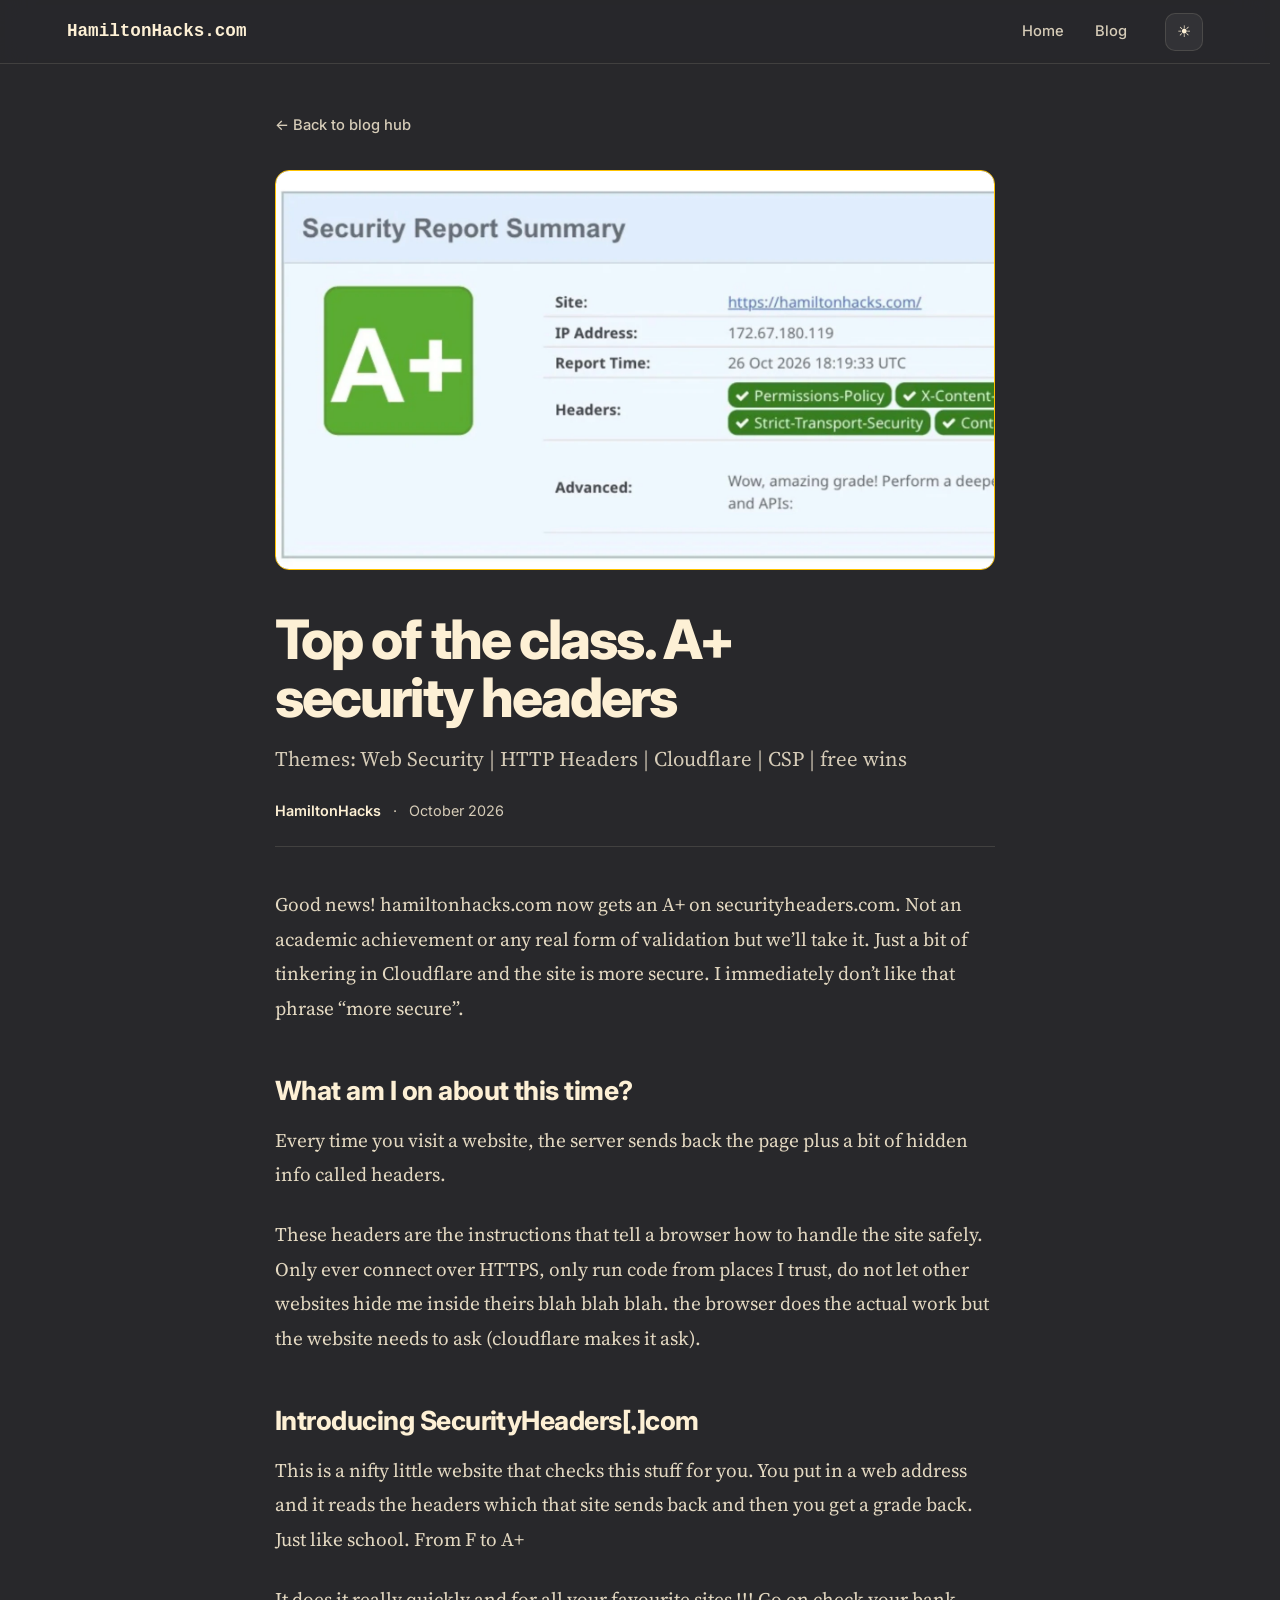
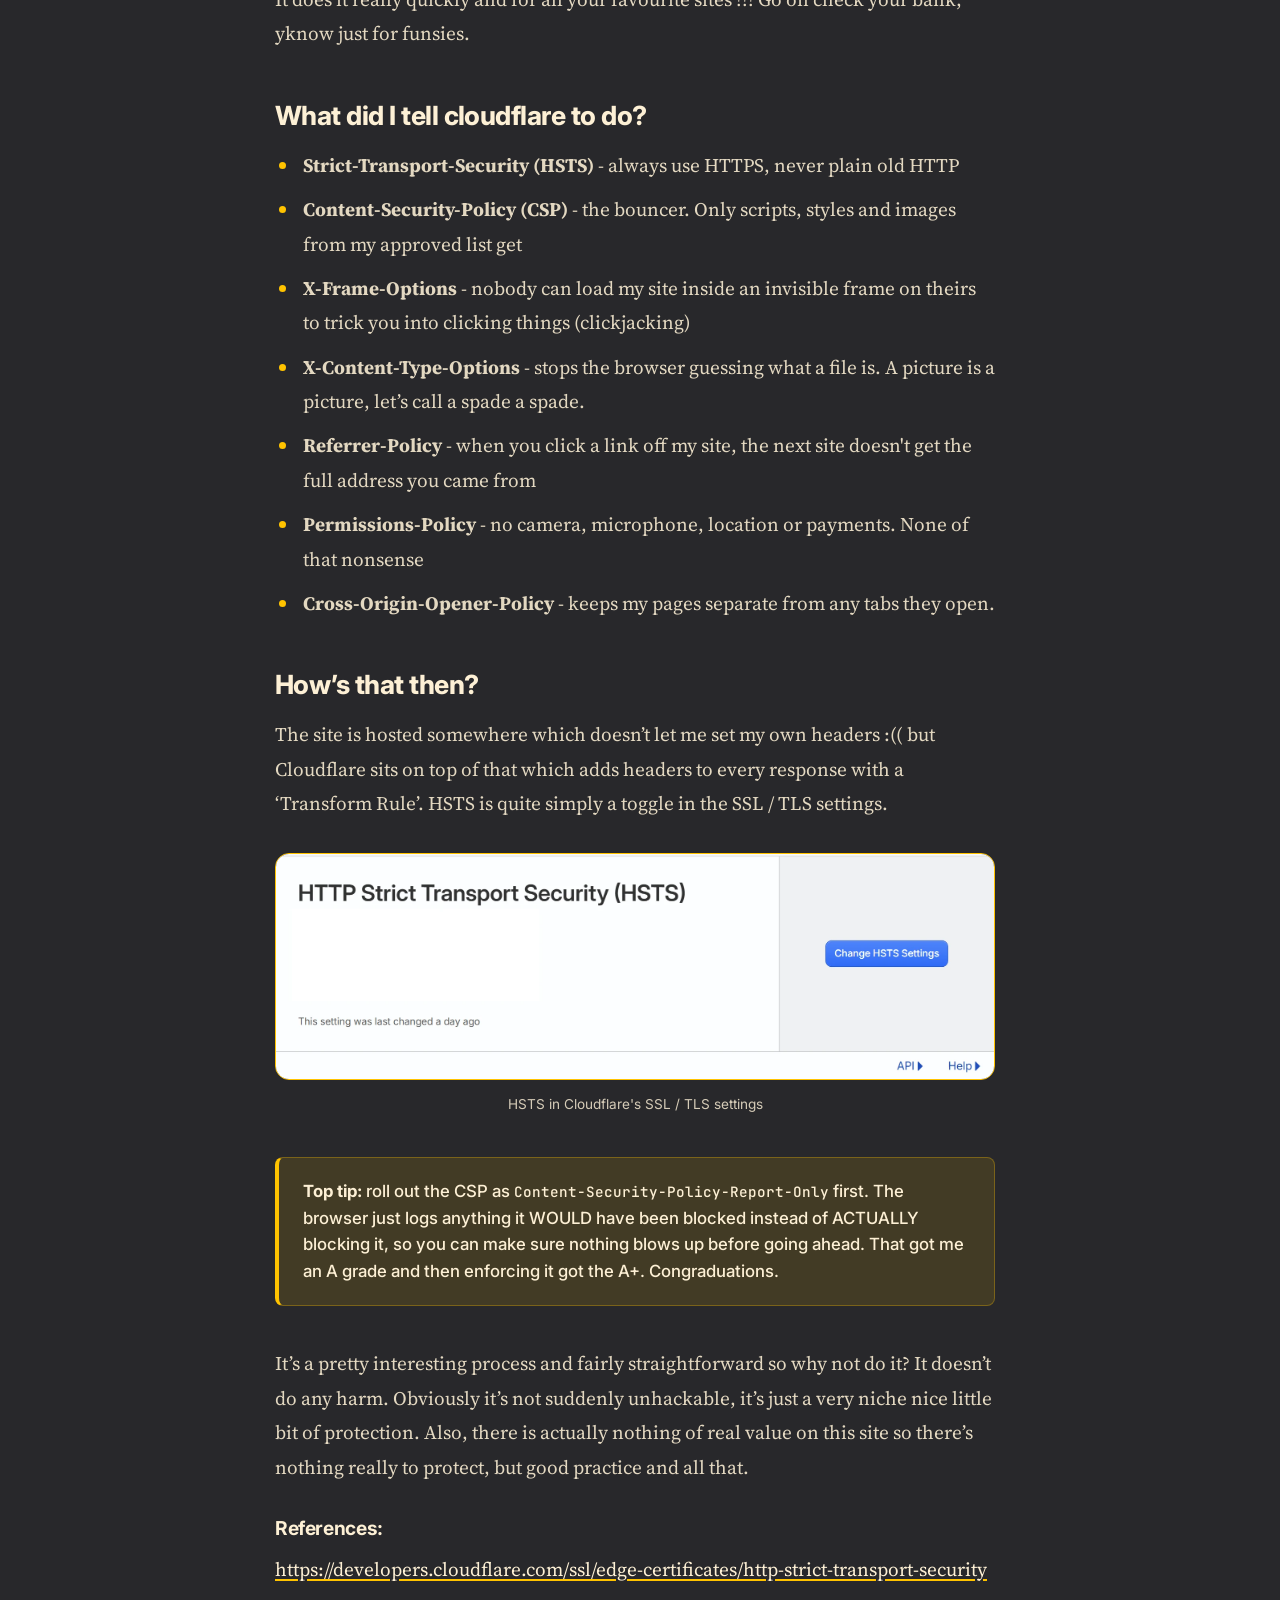
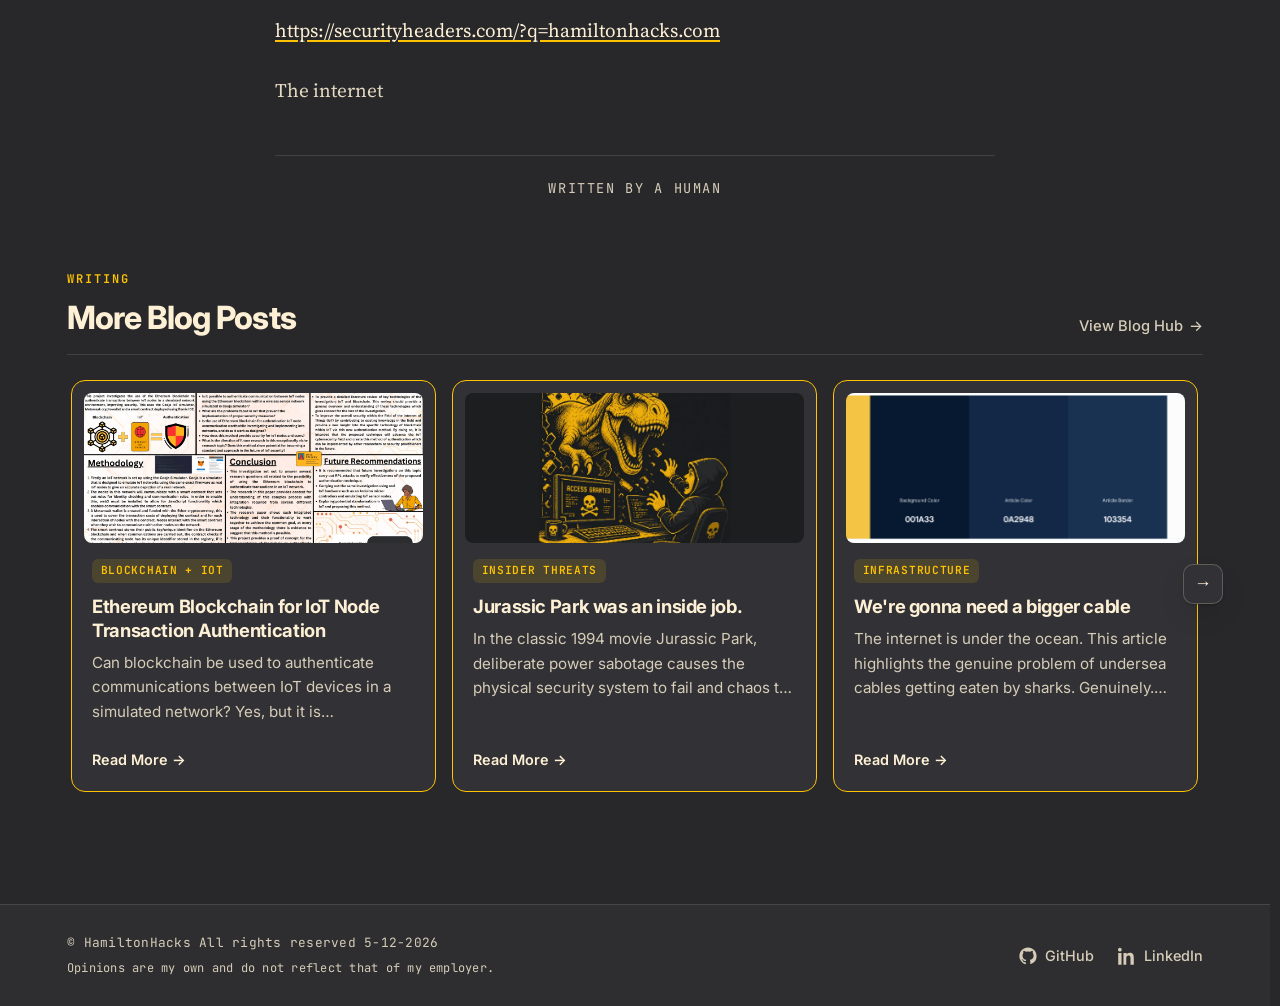
<file: SecurityHeaders.html>
<!--
                 uuuuuuu
             uu$$$$$$$$$$$uu
          uu$$$$$$$$$$$$$$$$$uu
         u$$$$$$$$$$$$$$$$$$$$$u
        u$$$$$$$$$$$$$$$$$$$$$$$u
       u$$$$$$$$$$$$$$$$$$$$$$$$$u
       u$$$$$$$$$$$$$$$$$$$$$$$$$u
       u$$$$$$"   "$$$"   "$$$$$$u
       "$$$$"      u$u       $$$$"
        $$$u       u$u       u$$$
        $$$u      u$$$u      u$$$
         "$$$$uu$$$   $$$uu$$$$"
          "$$$$$$$"   "$$$$$$$"
            u$$$$$$$u$$$$$$$u
             u$"$"$"$"$"$"$u
  uuu        $$u$ $ $ $ $u$$       uuu
 u$$$$        $$$$$u$u$u$$$       u$$$$
  $$$$$uu      "$$$$$$$$$"     uu$$$$$$
u$$$$$$$$$$$uu    """""    uuuu$$$$$$$$$$
$$$$"""$$$$$$$$$$uuu   uu$$$$$$$$$"""$$$"
 """      ""$$$$$$$$$$$uu ""$"""
           uuuu ""$$$$$$$$$$uuu
  u$$$uuu$$$$$$$$$uu ""$$$$$$$$$$$uuu$$$
  $$$$$$$$$$""""           ""$$$$$$$$$$$"
   "$$$$$"                      ""$$$$""
     $$$"                         $$$$"

██╗    ██╗███████╗██╗      ██████╗ ██████╗ ███╗   ███╗███████╗
██║    ██║██╔════╝██║     ██╔════╝██╔═══██╗████╗ ████║██╔════╝
██║ █╗ ██║█████╗  ██║     ██║     ██║   ██║██╔████╔██║█████╗  
██║███╗██║██╔══╝  ██║     ██║     ██║   ██║██║╚██╔╝██║██╔══╝  
╚███╔███╔╝███████╗███████╗╚██████╗╚██████╔╝██║ ╚═╝ ██║███████╗
 ╚══╝╚══╝ ╚══════╝╚══════╝ ╚═════╝ ╚═════╝ ╚═╝     ╚═╝╚══════╝
-->

<!DOCTYPE html>
<html lang="en-GB">
<head>
    <meta charset="UTF-8">
    <meta name="viewport" content="width=device-width, initial-scale=1.0">
    <meta name="description" content="hamiltonhacks.com now scores an A+ on securityheaders.com. Cool.">
    <meta name="theme-color" content="#28282B">
    <title>Security Headers | HamiltonHacks</title>
    <!-- Link preview (iMessage, WhatsApp, Slack, LinkedIn, X). Image URL must be absolute. -->
    <meta property="og:type" content="article">
    <meta property="og:site_name" content="HamiltonHacks">
    <meta property="og:title" content="Top of the class. A+ security headers">
    <meta property="og:description" content="hamiltonhacks.com now scores an A+ on securityheaders.com. Cool.">
    <meta property="og:url" content="https://hamiltonhacks.com/SecurityHeaders">
    <meta property="og:image" content="https://hamiltonhacks.com/securityheaders-og.jpg">
    <meta property="og:image:alt" content="Close-up of the securityheaders.com Security Report Summary for hamiltonhacks.com, showing an A+ grade">
    <meta name="twitter:card" content="summary_large_image">
    <meta name="twitter:title" content="Top of the class. A+ security headers">
    <meta name="twitter:description" content="hamiltonhacks.com now scores an A+ on securityheaders.com. Cool.">
    <meta name="twitter:image" content="https://hamiltonhacks.com/securityheaders-og.jpg">
    <link rel="icon" type="image/png" href="favicon-64.png">
    <link rel="apple-touch-icon" sizes="180x180" href="/apple-touch-icon.png">
    <meta name="apple-mobile-web-app-title" content="HamiltonHacks">
    <link rel="preconnect" href="https://fonts.googleapis.com">
    <link rel="preconnect" href="https://fonts.gstatic.com" crossorigin>
    <link rel="stylesheet" href="https://fonts.googleapis.com/css2?family=Inter:wght@400..800&family=JetBrains+Mono:wght@400..800&family=Source+Serif+4:ital,opsz,wght@0,8..60,400..700;1,8..60,400&display=swap">
    <link rel="stylesheet" href="style.css">
</head>
<body>
    <header class="site-header">
        <div class="site-header-inner">
            <a class="brand" href="/">HamiltonHacks.com</a>
            <nav class="site-nav" aria-label="Primary">
                <a href="/">Home</a>
                <a href="/blog">Blog</a>
            </nav>
            <button
                class="theme-toggle"
                id="themeToggle"
                type="button"
                aria-label="Toggle theme"
                aria-pressed="false"
                title="Toggle theme">
                ☀
            </button>
        </div>
    </header>

    <main class="container blog-page">
        <article class="blog-post-shell">
            <a class="blog-back-link" href="/blog">← Back to blog hub</a>

            <header class="blog-post-header">
                <div class="blog-post-hero-image">
                    <img width="1600" height="900" src="securityheaders-header.webp" alt="Close-up of the securityheaders.com Security Report Summary for hamiltonhacks.com, showing an A+ grade" />
                </div>
                <h1 class="blog-post-title">Top of the class. A+ security headers</h1>
                <p class="blog-post-subheading">
                    Themes: Web Security | HTTP Headers | Cloudflare | CSP | free wins
                </p>
                <div class="blog-post-meta" aria-label="Article metadata">
                    <span>HamiltonHacks</span>
                    <span>October 2026</span>
                </div>
            </header>

            <div class="blog-post-content">
                <p>
                    Good news! hamiltonhacks.com now gets an A+ on securityheaders.com. Not an academic achievement or any real form of validation but we’ll take it. Just a bit of tinkering in Cloudflare and the site is more secure. I immediately don’t like that phrase “more secure”.
                </p>

                <h2>What am I on about this time?</h2>
                <p>
                    Every time you visit a website, the server sends back the page plus a bit of hidden info called headers.
                </p>

                <p>
                    These headers are the instructions that tell a browser how to handle the site safely. Only ever connect over HTTPS, only run code from places I trust, do not let other websites hide me inside theirs blah blah blah. the browser does the actual work but the website needs to ask (cloudflare makes it ask).
                </p>

                <h2>Introducing SecurityHeaders[.]com</h2>
                <p>
                    This is a nifty little website that checks this stuff for you. You put in a web address and it reads the headers which that site sends back and then you get a grade back. Just like school. From F to A+
                </p>

                <p>
                    It does it really quickly and for all your favourite sites !!! Go on check your bank, yknow just for funsies.
                </p>

                <h2>What did I tell cloudflare to do?</h2>
                <ul>
                    <li><strong>Strict-Transport-Security (HSTS)</strong> - always use HTTPS, never plain old HTTP</li>
                    <li><strong>Content-Security-Policy (CSP)</strong> - the bouncer. Only scripts, styles and images from my approved list get</li>
                    <li><strong>X-Frame-Options</strong> - nobody can load my site inside an invisible frame on theirs to trick you into clicking things (clickjacking)</li>
                    <li><strong>X-Content-Type-Options</strong> - stops the browser guessing what a file is. A picture is a picture, let’s call a spade a spade.</li>
                    <li><strong>Referrer-Policy</strong> - when you click a link off my site, the next site doesn't get the full address you came from</li>
                    <li><strong>Permissions-Policy</strong> - no camera, microphone, location or payments. None of that nonsense</li>
                    <li><strong>Cross-Origin-Opener-Policy</strong> - keeps my pages separate from any tabs they open.</li>
                </ul>

                <h2>How’s that then?</h2>
                <p>
                    The site is hosted somewhere which doesn’t let me set my own headers :(( but Cloudflare sits on top of that which adds headers to every response with a ‘Transform Rule’. HSTS is quite simply a toggle in the SSL / TLS settings.
                </p>

                <div class="blog-post-hero-image">
                    <img width="1788" height="561" src="securityheaders-hsts.webp" alt="Cloudflare dashboard: HTTP Strict Transport Security (HSTS) setting with the Change HSTS Settings button" loading="lazy" />
                </div>
                <p class="figure-caption">HSTS in Cloudflare's SSL / TLS settings</p>

                <div class="blog-post-callout">
                    <p>
                        <strong>Top tip:</strong> roll out the CSP as <code>Content-Security-Policy-Report-Only</code> first. The browser just logs anything it WOULD have been blocked instead of ACTUALLY blocking it, so you can make sure nothing blows up before going ahead. That got me an A grade and then enforcing it got the A+. Congraduations.
                    </p>
                </div>

                <p>
                    It’s a pretty interesting process and fairly straightforward so why not do it? It doesn’t do any harm. Obviously it’s not suddenly unhackable, it’s just a very niche nice little bit of protection. Also, there is actually nothing of real value on this site so there’s nothing really to protect, but good practice and all that.
                </p>

                <h3>References:</h3>
                <p>
                    <a href="https://developers.cloudflare.com/ssl/edge-certificates/http-strict-transport-security" target="_blank" rel="noopener noreferrer">https://developers.cloudflare.com/ssl/edge-certificates/http-strict-transport-security</a>
                </p>
                <p>
                    <a href="https://securityheaders.com/?q=https%3A%2F%2Fhamiltonhacks.com%2F&amp;followRedirects=on" target="_blank" rel="noopener noreferrer">https://securityheaders.com/?q=hamiltonhacks.com</a>
                </p>
                <p>
                    The internet
                </p>
                <p class="blog-post-signoff">Written by a human</p>
            </div>
        </article>

        <section class="blog-carousel-section" aria-labelledby="related-blog-carousel-title">
            <div class="section-heading-row">
                <div>
                    <p class="eyebrow">Writing</p>
                    <h2 id="related-blog-carousel-title">More Blog Posts</h2>
                </div>
                <a class="section-link" href="/blog">View Blog Hub</a>
            </div>

            <div class="carousel-shell" data-carousel>
                <button class="carousel-control carousel-control-prev" type="button" data-carousel-prev aria-label="Previous blog posts">
                    <span aria-hidden="true">←</span>
                </button>

                <div class="blog-carousel" data-carousel-track tabindex="0" aria-label="Blog post carousel"></div>

                <button class="carousel-control carousel-control-next" type="button" data-carousel-next aria-label="Next blog posts">
                    <span aria-hidden="true">→</span>
                </button>
            </div>
        </section>
    </main>


    <footer class="site-footer">
        <div class="footer-text">
            <p class="footer-date">© HamiltonHacks All rights reserved <span data-today-date></span></p>
            <p class="footer-disclaimer">Opinions are my own and do not reflect that of my employer.</p>
        </div>
        <div class="footer-links">
            <a
                href="https://github.com/ChallengingShelf"
                target="_blank"
                rel="noopener noreferrer"
                class="footer-link">
                <svg viewBox="0 0 24 24" aria-hidden="true">
                    <path fill="currentColor" d="M12 .5C5.65.5.5 5.65.5 12c0 5.09 3.29 9.41 7.86 10.94.57.1.78-.25.78-.55v-2.14c-3.2.69-3.88-1.54-3.88-1.54-.52-1.33-1.28-1.68-1.28-1.68-1.05-.72.08-.71.08-.71 1.16.08 1.78 1.2 1.78 1.2 1.04 1.76 2.71 1.25 3.37.96.1-.75.41-1.25.74-1.54-2.55-.29-5.24-1.27-5.24-5.68 0-1.26.45-2.3 1.19-3.11-.12-.29-.52-1.47.11-3.06 0 0 .97-.31 3.18 1.19a10.96 10.96 0 0 1 5.79 0c2.2-1.5 3.17-1.19 3.17-1.19.64 1.59.24 2.77.12 3.06.74.81 1.18 1.85 1.18 3.11 0 4.42-2.69 5.39-5.25 5.67.42.36.79 1.06.79 2.14v3.17c0 .31.2.66.79.55A11.51 11.51 0 0 0 23.5 12C23.5 5.65 18.35.5 12 .5Z"/>
                </svg>
                GitHub
            </a>

            <a
                href="https://www.linkedin.com/in/daniel-hamilton-cyber"
                target="_blank"
                rel="noopener noreferrer"
                class="footer-link">
                <svg viewBox="0 0 24 24" aria-hidden="true">
                    <path fill="currentColor" d="M4.98 3.5C4.98 4.88 3.86 6 2.49 6S0 4.88 0 3.5 1.12 1 2.49 1s2.49 1.12 2.49 2.5ZM.29 8h4.4v15.5H.29V8Zm7.01 0h4.22v2.12h.06c.59-1.12 2.03-2.3 4.18-2.3 4.47 0 5.3 2.94 5.3 6.77v8.91h-4.39v-7.9c0-1.89-.03-4.32-2.63-4.32-2.63 0-3.03 2.05-3.03 4.18v8.04H7.3V8Z"/>
                </svg>
                LinkedIn
            </a>
        </div>
    </footer>


    <script src="script.js" defer></script>
</body>

<!--
██╗      ██████╗  ██████╗ ██╗  ██╗██╗███╗   ██╗ ██████╗     ██████╗ 
██║     ██╔═══██╗██╔═══██╗██║ ██╔╝██║████╗  ██║██╔════╝     ╚════██╗
██║     ██║   ██║██║   ██║█████╔╝ ██║██╔██╗ ██║██║  ███╗      ▄███╔╝
██║     ██║   ██║██║   ██║██╔═██╗ ██║██║╚██╗██║██║   ██║      ▀▀══╝ 
███████╗╚██████╔╝╚██████╔╝██║  ██╗██║██║ ╚████║╚██████╔╝      ██╗   
╚══════╝ ╚═════╝  ╚═════╝ ╚═╝  ╚═╝╚═╝╚═╝  ╚═══╝ ╚═════╝       ╚═╝   
-->
</html>
</file>
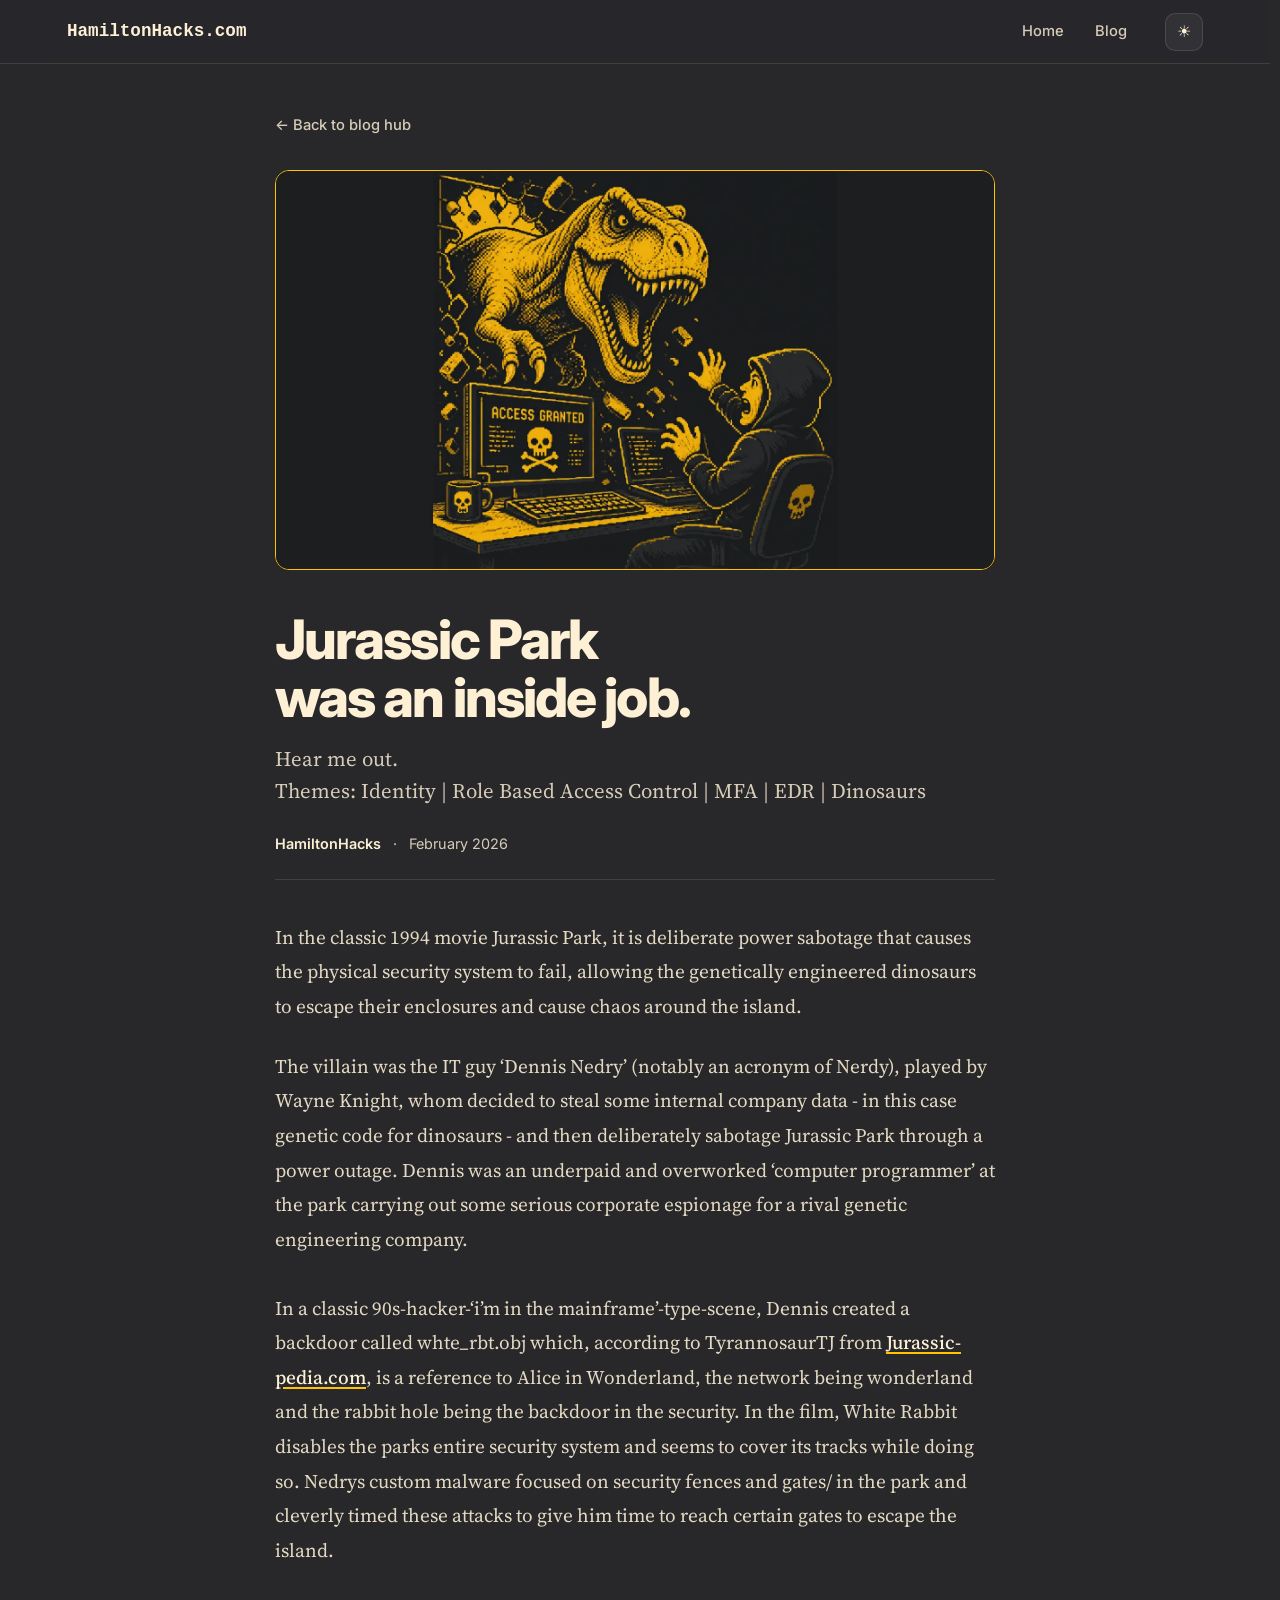
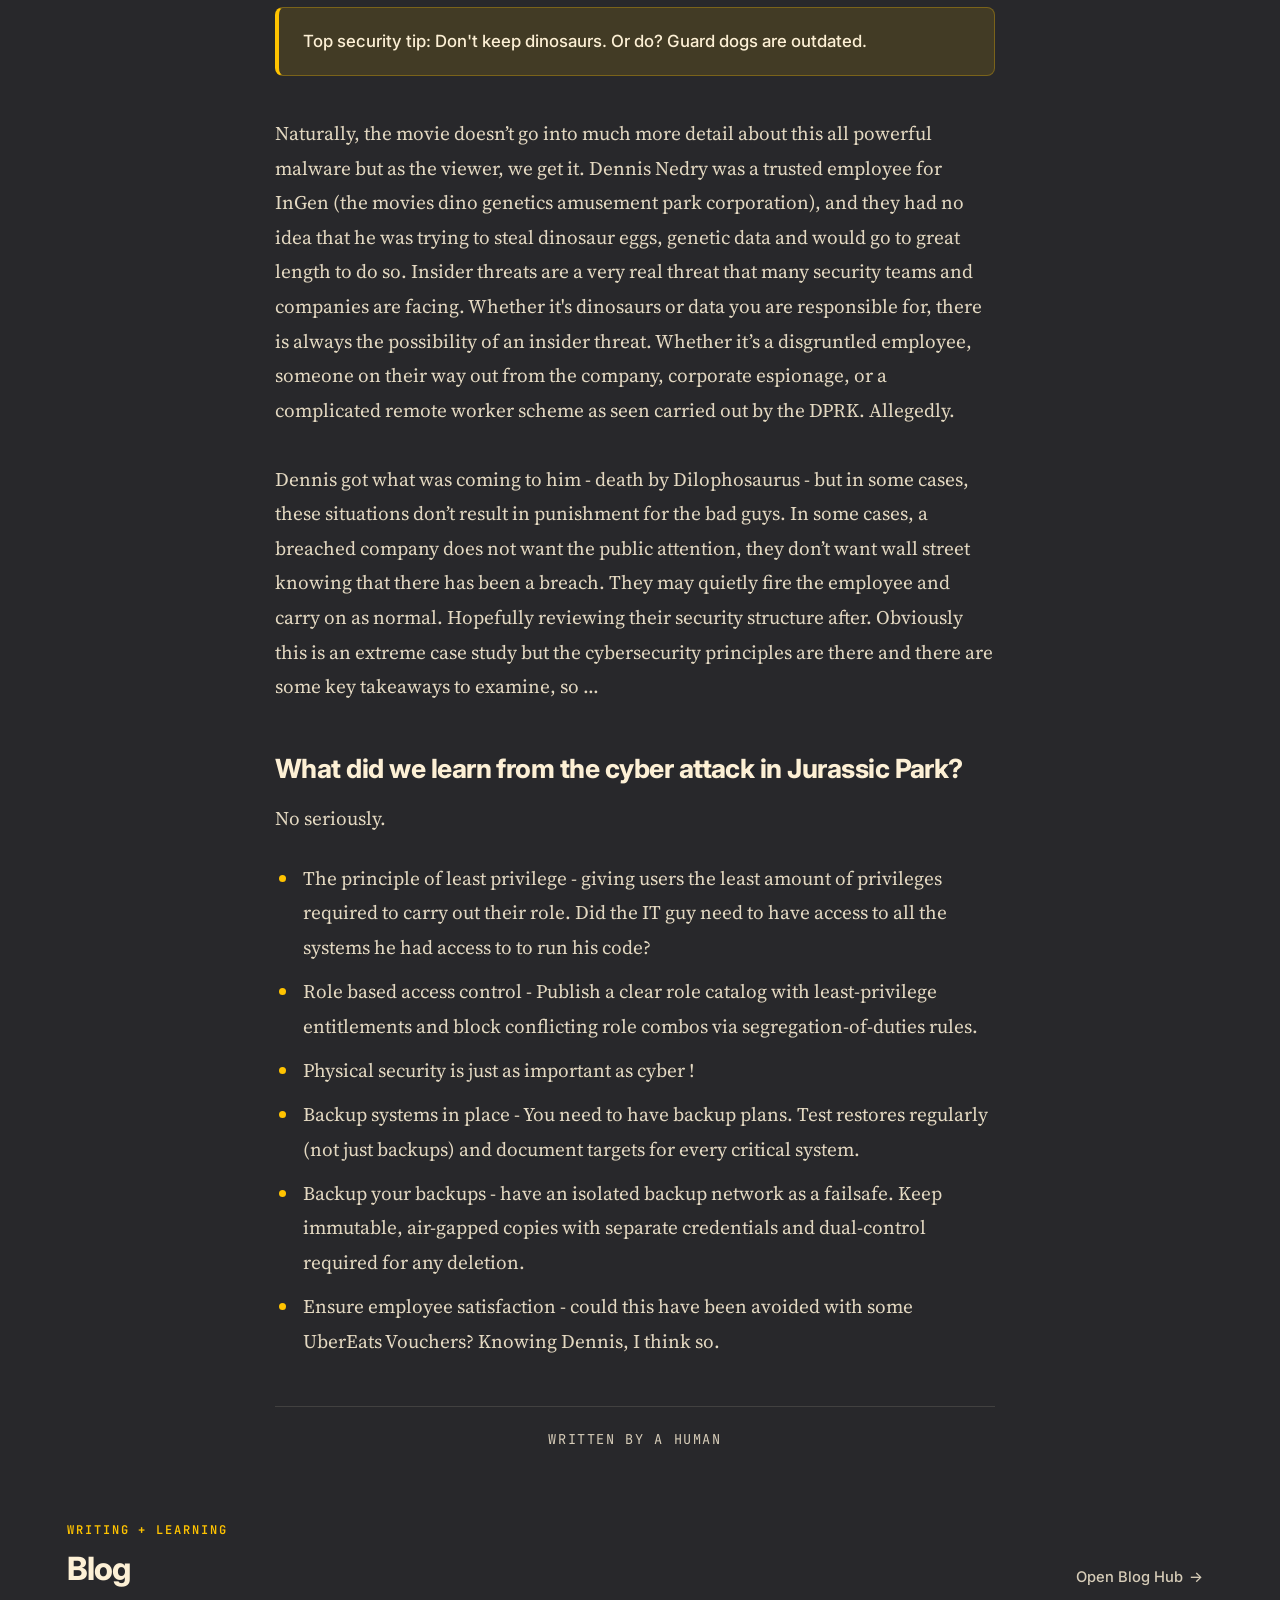
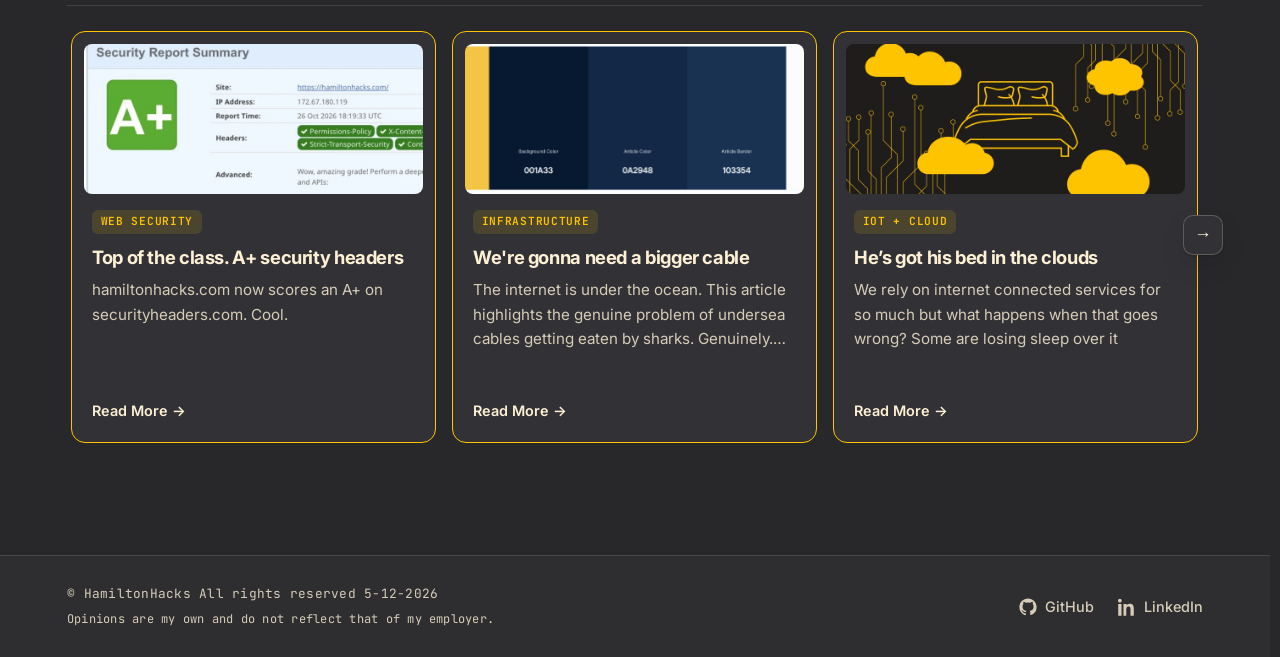
<file: velocihacktor.html>
<!--
        ,
       /|
      / |
     /  /
    |   |
   /    |
   |    \_
   |      \__
   \       __\_______
    \                 \_
    | /                 \
    \/                   \
     |                    |
     \                   \|
     |                    \
     \                     |
     /\    \_               \
    / |      \__ (   )       \
   /  \      / |\\  /       __\____
  |  ,     |  /\ \ \__    |       \_
   \_/|\___/   \   \}}}\__|  (@)     )
    \)\)\)      \_\---\   \|       \ \
                  \>\>\>   \   /\__o_o)
                            | /  VVVVV
                            \ \    \
                             \ \MMMMM                  
                              \______/         _____ 
                                              |  O O|
                                             /___|_|/\_
                                        ==( |          |
                                             (o)====(o)


██████╗  █████╗ ██╗    ██╗██████╗ 
██╔══██╗██╔══██╗██║    ██║██╔══██╗
██████╔╝███████║██║ █╗ ██║██████╔╝
██╔══██╗██╔══██║██║███╗██║██╔══██╗
██║  ██║██║  ██║╚███╔███╔╝██║  ██║
╚═╝  ╚═╝╚═╝  ╚═╝ ╚══╝╚══╝ ╚═╝  ╚═╝                              
-->

<!DOCTYPE html>
<html lang="en-GB">
<head>
    <meta charset="UTF-8">
    <meta name="viewport" content="width=device-width, initial-scale=1.0">
    <meta name="description" content="Insider Risk Anecdote">
    <meta name="theme-color" content="#28282B">
    <title>Velocihacktor | HamiltonHacks</title>
    <!-- Link preview (iMessage, WhatsApp, Slack, LinkedIn, X). Image URL must be absolute. -->
    <meta property="og:type" content="article">
    <meta property="og:site_name" content="HamiltonHacks">
    <meta property="og:title" content="Jurassic Park was an inside job.">
    <meta property="og:description" content="In the classic 1994 movie Jurassic Park, deliberate power sabotage causes the physical security system to fail and chaos to follow.">
    <meta property="og:url" content="https://hamiltonhacks.com/velocihacktor">
    <meta property="og:image" content="https://hamiltonhacks.com/velocihacktor-og.jpg">
    <meta property="og:image:alt" content="Dinosaur illustration">
    <meta name="twitter:card" content="summary_large_image">
    <meta name="twitter:title" content="Jurassic Park was an inside job.">
    <meta name="twitter:description" content="In the classic 1994 movie Jurassic Park, deliberate power sabotage causes the physical security system to fail and chaos to follow.">
    <meta name="twitter:image" content="https://hamiltonhacks.com/velocihacktor-og.jpg">
    <link rel="icon" type="image/png" href="favicon-64.png">
    <link rel="apple-touch-icon" sizes="180x180" href="/apple-touch-icon.png">
    <meta name="apple-mobile-web-app-title" content="HamiltonHacks">
    <link rel="preconnect" href="https://fonts.googleapis.com">
    <link rel="preconnect" href="https://fonts.gstatic.com" crossorigin>
    <link rel="stylesheet" href="https://fonts.googleapis.com/css2?family=Inter:wght@400..800&family=JetBrains+Mono:wght@400..800&family=Source+Serif+4:ital,opsz,wght@0,8..60,400..700;1,8..60,400&display=swap">
    <link rel="stylesheet" href="style.css">
</head>
<body>
    <header class="site-header">
        <div class="site-header-inner">
            <a class="brand" href="/">HamiltonHacks.com</a>
            <nav class="site-nav" aria-label="Primary">
                <a href="/">Home</a>
                <a href="/blog">Blog</a>
            </nav>
            <button
                class="theme-toggle"
                id="themeToggle"
                type="button"
                aria-label="Toggle theme"
                aria-pressed="false"
                title="Toggle theme">
                ☀
            </button>
        </div>
    </header>

    <main class="container blog-page">
        <article class="blog-post-shell">
            <a class="blog-back-link" href="/blog">← Back to blog hub</a>

            <header class="blog-post-header">
                <div class="blog-post-hero-image">
                    <img width="1600" height="900" src="velocihacktor.webp" alt="ai slop image of a dinosaur" />
                </div>
                <h1 class="blog-post-title">Jurassic Park was an inside job.</h1>
                <p class="blog-post-subheading">
                    Hear me out. <br>Themes: Identity | Role Based Access Control | MFA | EDR | Dinosaurs
                </p>
                <div class="blog-post-meta" aria-label="Article metadata">
                    <span>HamiltonHacks</span>
                    <span>February 2026</span>
                </div>
            </header>

            <div class="blog-post-content">
                <p>
                    In the classic 1994 movie Jurassic Park, it is deliberate power sabotage that causes the physical security system to fail, 
                    allowing the genetically engineered dinosaurs to escape their enclosures and cause chaos around the island.
                </p>

                <p>
                    The villain was the IT guy ‘Dennis Nedry’ (notably an acronym of Nerdy), played by Wayne Knight, whom decided to steal some 
                    internal company data - in this case genetic code for dinosaurs - and then deliberately sabotage Jurassic Park through a power outage. 
                    Dennis was an underpaid and overworked ‘computer programmer’ at the park carrying out some serious corporate espionage for a rival 
                    genetic engineering company.<br><br> In a classic 90s-hacker-‘i’m in the mainframe’-type-scene, Dennis created a backdoor called whte_rbt.obj 
                    which, according to TyrannosaurTJ from <a class="section-link" href="https://www.jurassic-pedia.com/whte-rbt-obj-sf/" target="_blank" rel="noopener noreferrer">Jurassic-pedia.com</a>, 
                    is a reference to Alice in Wonderland, the network being wonderland and the rabbit hole being the backdoor in the security. 
                    In the film, White Rabbit disables the parks entire security system and seems to cover its tracks while doing so. 
                    Nedrys custom malware focused on security fences and gates/ in the park and cleverly timed these attacks to give him time to reach certain
                    gates to escape the island. 
                </p>

                <div class="blog-post-callout">
                    <p>
                        Top security tip: Don't keep dinosaurs. Or do? Guard dogs are outdated.
                    </p>
                </div>

                <p> Naturally, the movie doesn’t go into much more detail about this all powerful malware but as the viewer, we get it. Dennis Nedry was a trusted 
                    employee for InGen (the movies dino genetics amusement park corporation), and they had no idea that he was trying to steal dinosaur eggs, 
                    genetic data and would go to great length to do so. Insider threats are a very real threat that many security teams and companies are facing. 
                    Whether it's dinosaurs or data you are responsible for, there is always the possibility of an insider threat. Whether it’s a disgruntled employee, 
                    someone on their way out from the company, corporate espionage, or a complicated remote worker scheme as seen carried out by the DPRK. Allegedly.<br><BR>
                    
                    Dennis got what was coming to him - death by Dilophosaurus - but in some cases, these situations don’t result in punishment for the bad guys. 
                    In some cases, a breached company does not want the public attention, they don’t want wall street knowing that there has been a breach. 
                    They may quietly fire the employee and carry on as normal. Hopefully reviewing their security structure after. 
                    Obviously this is an extreme case study but the cybersecurity principles are there and there are some key takeaways to examine, so ...
                </p>

                <h2>What did we learn from the cyber attack in Jurassic Park?</h2>
                <p>
                    No seriously.
                </p>
                <ul>
                    <li>The principle of least privilege - giving users the least amount of privileges required to carry out their role. Did the IT guy need to have access to all the systems he had access to to run his code?</li>
                    <li>Role based access control - Publish a clear role catalog with least-privilege entitlements and block conflicting role combos via segregation-of-duties rules.</li>
                    <li>Physical security is just as important as cyber !</li>
                    <li>Backup systems in place  - You need to have backup plans. Test restores regularly (not just backups) and document targets for every critical system.</li>
                    <li>Backup your backups - have an isolated backup network as a failsafe. Keep immutable, air-gapped copies with separate credentials and dual-control required for any deletion.</li>
                    <li>Ensure employee satisfaction - could this have been avoided with some UberEats Vouchers? Knowing Dennis, I think so.</li>
                </ul>
                <p class="blog-post-signoff">Written by a human</p>
            </div>
        </article>

       
        <section class="blog-carousel-section" aria-labelledby="blog-carousel-title">
            <div class="section-heading-row">
                <div>
                    <p class="eyebrow">Writing + Learning</p>
                    <h2 id="blog-carousel-title">Blog</h2>
                </div>
                <a class="section-link" href="/blog">Open Blog Hub</a>
            </div>

            <div class="carousel-shell" data-carousel>
                <button class="carousel-control carousel-control-prev" type="button" data-carousel-prev aria-label="Previous blog posts">
                    <span aria-hidden="true">←</span>
                </button>

                <div class="blog-carousel" data-carousel-track tabindex="0" aria-label="Blog post carousel"></div>

                <button class="carousel-control carousel-control-next" type="button" data-carousel-next aria-label="Next blog posts">
                    <span aria-hidden="true">→</span>
                </button>
            </div>
        </section>

    </main>


    <footer class="site-footer">
        <div class="footer-text">
            <p class="footer-date">© HamiltonHacks All rights reserved <span data-today-date></span></p>
            <p class="footer-disclaimer">Opinions are my own and do not reflect that of my employer.</p>
        </div>
        <div class="footer-links">
            <a
                href="https://github.com/ChallengingShelf"
                target="_blank"
                rel="noopener noreferrer"
                class="footer-link">
                <svg viewBox="0 0 24 24" aria-hidden="true">
                    <path fill="currentColor" d="M12 .5C5.65.5.5 5.65.5 12c0 5.09 3.29 9.41 7.86 10.94.57.1.78-.25.78-.55v-2.14c-3.2.69-3.88-1.54-3.88-1.54-.52-1.33-1.28-1.68-1.28-1.68-1.05-.72.08-.71.08-.71 1.16.08 1.78 1.2 1.78 1.2 1.04 1.76 2.71 1.25 3.37.96.1-.75.41-1.25.74-1.54-2.55-.29-5.24-1.27-5.24-5.68 0-1.26.45-2.3 1.19-3.11-.12-.29-.52-1.47.11-3.06 0 0 .97-.31 3.18 1.19a10.96 10.96 0 0 1 5.79 0c2.2-1.5 3.17-1.19 3.17-1.19.64 1.59.24 2.77.12 3.06.74.81 1.18 1.85 1.18 3.11 0 4.42-2.69 5.39-5.25 5.67.42.36.79 1.06.79 2.14v3.17c0 .31.2.66.79.55A11.51 11.51 0 0 0 23.5 12C23.5 5.65 18.35.5 12 .5Z"/>
                </svg>
                GitHub
            </a>

            <a
                href="https://www.linkedin.com/in/daniel-hamilton-cyber"
                target="_blank"
                rel="noopener noreferrer"
                class="footer-link">
                <svg viewBox="0 0 24 24" aria-hidden="true">
                    <path fill="currentColor" d="M4.98 3.5C4.98 4.88 3.86 6 2.49 6S0 4.88 0 3.5 1.12 1 2.49 1s2.49 1.12 2.49 2.5ZM.29 8h4.4v15.5H.29V8Zm7.01 0h4.22v2.12h.06c.59-1.12 2.03-2.3 4.18-2.3 4.47 0 5.3 2.94 5.3 6.77v8.91h-4.39v-7.9c0-1.89-.03-4.32-2.63-4.32-2.63 0-3.03 2.05-3.03 4.18v8.04H7.3V8Z"/>
                </svg>
                LinkedIn
            </a>
        </div>
    </footer>


    <script src="script.js" defer></script>
</body>

<!--
██╗      ██████╗  ██████╗ ██╗  ██╗██╗███╗   ██╗ ██████╗     ██████╗ 
██║     ██╔═══██╗██╔═══██╗██║ ██╔╝██║████╗  ██║██╔════╝     ╚════██╗
██║     ██║   ██║██║   ██║█████╔╝ ██║██╔██╗ ██║██║  ███╗      ▄███╔╝
██║     ██║   ██║██║   ██║██╔═██╗ ██║██║╚██╗██║██║   ██║      ▀▀══╝ 
███████╗╚██████╔╝╚██████╔╝██║  ██╗██║██║ ╚████║╚██████╔╝      ██╗   
╚══════╝ ╚═════╝  ╚═════╝ ╚═╝  ╚═╝╚═╝╚═╝  ╚═══╝ ╚═════╝       ╚═╝   
-->
</html>
</file>
<file: style.css>
/* ==========================================================================
   Design tokens
   ========================================================================== */
:root {
    --background: #28282b;
    --surface: #323236;
    --surface-hover: #3a3a3f;
    --text: #fdf0d5;
    --muted: #d6ccb8;
    --border: rgba(253, 240, 213, 0.12);
    --border-strong: rgba(253, 240, 213, 0.22);
    --shadow: 0 1px 2px rgba(0, 0, 0, 0.2), 0 12px 32px -12px rgba(0, 0, 0, 0.45);
    --accent: #ffc300;
    --accent-contrast: #28282b;
    --accent-soft: rgba(255, 195, 0, 0.12);
    --github-section-bg: #323236;
    --github-graph-bg: #222225;

    --font-sans: "Inter", system-ui, -apple-system, BlinkMacSystemFont, "Segoe UI", sans-serif;
    --font-serif: "Source Serif 4", Charter, "Iowan Old Style", Georgia, serif;
    --font-mono: "JetBrains Mono", ui-monospace, "SFMono-Regular", Consolas, monospace;

    --radius: 14px;
    --radius-sm: 8px;
    --container: 1200px;
    --reading: 720px;
    --header-height: 64px;
    --blog-card-image-height: 150px;
    --blog-hero-image-height: clamp(220px, 34vw, 400px);
    --blog-image-aspect-ratio: 16 / 9;
    color-scheme: dark;
}

[data-theme="light"] {
    --background: #f8f9fb;
    --surface: #ffffff;
    --surface-hover: #f3f4f7;
    --text: #1e1f23;
    --muted: #555;
    --border: rgba(0, 0, 0, 0.08);
    --border-strong: rgba(0, 0, 0, 0.16);
    --shadow: 0 1px 2px rgba(31, 35, 40, 0.06), 0 12px 32px -12px rgba(31, 35, 40, 0.16);
    --accent: #ffc300;
    --accent-contrast: #28282b;
    --accent-soft: rgba(255, 195, 0, 0.12);
    --github-section-bg: #f3f4f7;
    --github-graph-bg: #ffffff;
    color-scheme: light;
}

/* ==========================================================================
   Base
   ========================================================================== */
*,
*::before,
*::after {
    box-sizing: border-box;
}

html {
    scroll-behavior: smooth;
    scroll-padding-top: calc(var(--header-height) + 1rem);
    scrollbar-gutter: stable;
    scrollbar-color: #ffc300 transparent;
    scrollbar-width: thin;
}

body {
    margin: 0;
    min-height: 100vh;
    display: flex;
    flex-direction: column;
    font-family: var(--font-sans);
    font-size: 1rem;
    line-height: 1.6;
    background: var(--background);
    color: var(--text);
    -webkit-font-smoothing: antialiased;
    text-rendering: optimizeLegibility;
    transition: background 0.25s ease, color 0.25s ease;
    overflow-x: hidden;
}

main {
    flex: 1;
}

img {
    max-width: 100%;
    height: auto;
}

h1,
h2,
h3,
h4,
h5 {
    font-family: var(--font-sans);
    letter-spacing: -0.02em;
    line-height: 1.25;
}

a {
    color: inherit;
}

button,
a {
    -webkit-tap-highlight-color: transparent;
}

:focus-visible {
    outline: 2px solid var(--accent);
    outline-offset: 3px;
    border-radius: 4px;
}

::selection {
    color: #28282b;
    background: #ffc300;
}

.container {
    width: 100%;
    max-width: var(--container);
    margin: 0 auto;
    padding: 2rem;
}

/* ==========================================================================
   Site header (sticky top bar)
   ========================================================================== */
.site-header {
    position: sticky;
    top: 0;
    z-index: 100;
    height: var(--header-height);
    border-bottom: 1px solid var(--border);
    background: var(--background);
    background: color-mix(in srgb, var(--background) 82%, transparent);
    backdrop-filter: saturate(160%) blur(16px);
    -webkit-backdrop-filter: saturate(160%) blur(16px);
}

.site-header-inner {
    height: 100%;
    max-width: var(--container);
    margin: 0 auto;
    padding: 0 2rem;
    display: flex;
    align-items: center;
    gap: 1.5rem;
}

.brand {
    margin-right: auto;
    color: var(--text);
    text-decoration: none;
    font-family: "Courier New", Courier, var(--font-mono);
    font-size: 1.1rem;
    font-weight: 700;
    letter-spacing: 0;
    white-space: nowrap;
    transition: color 0.2s ease;
}

.brand:hover {
    color: var(--accent);
}

.site-nav {
    display: flex;
    align-items: center;
    gap: 0.25rem;
}

.site-nav a {
    padding: 0.45rem 0.85rem;
    border-radius: 999px;
    color: var(--muted);
    font-size: 0.92rem;
    font-weight: 500;
    text-decoration: none;
    transition: color 0.2s ease, background 0.2s ease;
}

.site-nav a:hover {
    color: var(--text);
    background: var(--surface);
}

.site-nav a[aria-current="page"] {
    color: var(--text);
    background: var(--accent-soft);
    box-shadow: inset 0 0 0 1px color-mix(in srgb, var(--accent) 35%, transparent);
}

.theme-toggle {
    display: grid;
    place-items: center;
    width: 38px;
    height: 38px;
    padding: 0;
    border: 1px solid var(--border);
    border-radius: 10px;
    background: var(--surface);
    color: var(--text);
    font-size: 1rem;
    cursor: pointer;
    transition: border-color 0.2s ease, background 0.2s ease;
}

.theme-toggle:hover {
    border-color: var(--accent);
    background: var(--surface-hover);
}

/* ==========================================================================
   Shared type helpers
   ========================================================================== */
.eyebrow {
    display: inline-flex;
    align-items: center;
    gap: 0.6rem;
    margin: 0;
    color: var(--accent);
    font-family: var(--font-mono);
    font-size: 0.75rem;
    font-weight: 600;
    letter-spacing: 0.16em;
    text-transform: uppercase;
}

/* ==========================================================================
   Home: hero
   ========================================================================== */
.hero {
    display: flex;
    flex-direction: column;
    justify-content: center;
    padding: clamp(3.5rem, 9vw, 7rem) 0 clamp(2.5rem, 6vw, 4.5rem);
    margin-bottom: 2.5rem;
    border-bottom: 1px solid var(--border);
}

.hero-title {
    margin: 1.1rem 0 1.25rem;
    font-size: clamp(3rem, 9vw, 6.5rem);
    font-weight: 800;
    line-height: 0.95;
    letter-spacing: -0.05em;
}

.hero-title::after {
    content: "";
    display: inline-block;
    width: 0.09em;
    height: 0.78em;
    margin-left: 0.08em;
    background: var(--accent);
    vertical-align: -0.04em;
    animation: caret 1.1s steps(1) infinite;
}

@keyframes caret {
    50% { opacity: 0; }
}

.hero-description {
    margin: 0;
    color: var(--muted);
    font-size: clamp(1.05rem, 1.6vw, 1.2rem);
    line-height: 1.75;
}

.hero-bio {
    color: var(--text);
    font-family: var(--font-sans);
    font-weight: 700;
    letter-spacing: -0.02em;
}

.hero-sep {
    color: var(--accent);
    font-family: var(--font-mono);
    font-weight: 600;
}

.hero-actions,
.footer-links {
    display: flex;
    flex-wrap: wrap;
    gap: 0.75rem;
}

.hero-actions {
    margin-top: 2.25rem;
}

.social-link,
.footer-link,
.section-link,
.blog-card-link,
.blog-back-link {
    color: var(--text);
    text-decoration: none;
}

.social-link {
    display: inline-flex;
    align-items: center;
    gap: 0.6rem;
    padding: 0.75rem 1.25rem;
    border: 1px solid var(--border-strong);
    border-radius: 999px;
    background: var(--surface);
    font-size: 0.95rem;
    font-weight: 600;
    transition: transform 0.2s ease, background 0.2s ease, border-color 0.2s ease;
}

.social-link:hover {
    transform: translateY(-1px);
    border-color: var(--accent);
}

.social-link svg,
.footer-link svg {
    width: 18px;
    height: 18px;
}

/* ==========================================================================
   Home: about (terminal window) + bento grid
   ========================================================================== */
.about-section,
.card,
.blog-card,
.github-chart-container {
    background: var(--surface);
    border: 1px solid var(--border);
    border-radius: var(--radius);
}

.about-section {
    position: relative;
    margin-bottom: 1.5rem;
    padding: 3.25rem 2rem 2rem;
    overflow: hidden;
}

.about-section::before {
    content: "";
    position: absolute;
    inset: 0 0 auto;
    height: 2.25rem;
    border-bottom: 1px solid var(--border);
    background:
        radial-gradient(circle at 1.25rem 50%, #ff5f57 0 5px, transparent 5.5px),
        radial-gradient(circle at 2.25rem 50%, #febc2e 0 5px, transparent 5.5px),
        radial-gradient(circle at 3.25rem 50%, #28c840 0 5px, transparent 5.5px),
        var(--surface-hover);
}

.about-section h2 {
    margin: 0.75rem 0 1rem;
    color: var(--accent);
    font-family: var(--font-mono);
    font-size: 1rem;
    font-weight: 600;
    letter-spacing: 0;
}

.about-section p,
.card p,
.card li,
.blog-card p {
    color: var(--muted);
    line-height: 1.75;
}

.content-grid {
    display: grid;
    gap: 1rem;
    grid-template-columns: repeat(3, minmax(0, 1fr));
}

.card {
    padding: 1.75rem;
    transition: border-color 0.2s ease, transform 0.2s ease, box-shadow 0.2s ease;
}

.card:hover {
    border-color: var(--border-strong);
    box-shadow: var(--shadow);
}

.card-wide {
    grid-column: span 2;
}

.content-grid > .card:last-child:nth-child(3n) {
    grid-column: span 2;
}

.card h2 {
    margin: 0 0 1rem;
    font-size: 1.15rem;
    font-weight: 700;
}

.card h2::before {
    content: "// ";
    color: var(--accent);
    font-family: var(--font-mono);
    font-weight: 600;
}

.card h2:not(:first-child) {
    margin-top: 1.75rem;
}

.card h3 {
    margin: 1.25rem 0 0.4rem;
    font-size: 1rem;
    font-weight: 650;
}

.card h2 + h3 {
    margin-top: 0;
}

.card p {
    margin: 0 0 0.75rem;
}

.card ul {
    margin: 0.25rem 0 0;
    padding: 0;
    list-style: none;
}

.card li {
    position: relative;
    padding: 0.3rem 0 0.3rem 1.1rem;
}

.card li::before {
    content: "";
    position: absolute;
    left: 0;
    top: 0.95em;
    width: 5px;
    height: 5px;
    border-radius: 1px;
    background: var(--accent);
}

/* ==========================================================================
   Section headings + links
   ========================================================================== */
.section-heading-row {
    display: flex;
    justify-content: space-between;
    align-items: end;
    gap: 1rem;
    margin-bottom: 1.25rem;
    padding-bottom: 1rem;
    border-bottom: 1px solid var(--border);
}

.section-heading-row h2 {
    margin: 0.5rem 0 0;
    font-size: clamp(1.5rem, 3vw, 2rem);
    font-weight: 750;
    letter-spacing: -0.03em;
}

.section-link,
.blog-back-link {
    display: inline-flex;
    align-items: center;
    gap: 0.4rem;
    color: var(--muted);
    font-size: 0.92rem;
    font-weight: 500;
    transition: color 0.2s ease;
}

.section-heading-row .section-link::after {
    content: "→";
    transition: transform 0.2s ease;
}

.section-heading-row .section-link:hover::after {
    transform: translateX(3px);
}

.section-link:hover,
.blog-back-link:hover,
.blog-card-link:hover {
    color: var(--accent);
}

.blog-post-content .section-link {
    display: inline;
    color: var(--text);
    font-size: inherit;
    text-decoration: underline;
    text-decoration-color: var(--accent);
    text-decoration-thickness: 2px;
    text-underline-offset: 3px;
}

.blog-carousel-section,
.github-section {
    margin: 4rem 0;
}

/* ==========================================================================
   Blog cards (carousel)
   ========================================================================== */
.carousel-shell {
    position: relative;
}

.blog-carousel {
    display: grid;
    grid-auto-flow: column;
    grid-auto-columns: calc((100% - 2rem) / 3);
    gap: 1rem;
    overflow-x: auto;
    scroll-snap-type: x mandatory;
    scroll-behavior: smooth;
    scrollbar-width: none;
    /* Horizontal padding + matching scroll-padding keep the 1px yellow
       border on the outer cards fully inside the scroll area, so snapping
       never clips the edge card's left/right border. */
    padding: 0.25rem 0.25rem 1rem;
    scroll-padding-inline: 0.25rem;
}

.blog-carousel::-webkit-scrollbar {
    display: none;
}

.blog-card {
    scroll-snap-align: start;
    display: flex;
    flex-direction: column;
    padding: 0.75rem 0.75rem 1.25rem;
    color: inherit;
    text-decoration: none;
    overflow-wrap: anywhere;
    transition: transform 0.2s ease, border-color 0.2s ease, box-shadow 0.2s ease;
}

.blog-card:hover {
    transform: translateY(-3px);
    border-color: color-mix(in srgb, var(--accent) 45%, transparent);
    box-shadow: var(--shadow);
}

.blog-card-image {
    display: block;
    width: 100%;
    height: var(--blog-card-image-height);
    aspect-ratio: var(--blog-image-aspect-ratio);
    margin-bottom: 1rem;
    border-radius: var(--radius-sm);
    object-fit: cover;
    background: var(--surface-hover);
}

.blog-card > :not(.blog-card-image) {
    margin-left: 0.5rem;
    margin-right: 0.5rem;
}

.blog-meta {
    align-self: flex-start;
    margin: 0 0 0.75rem;
    padding: 0.2rem 0.55rem;
    border-radius: 6px;
    background: var(--accent-soft);
    color: var(--accent) !important;
    font-family: var(--font-mono);
    font-size: 0.7rem !important;
    font-weight: 600;
    line-height: 1.6 !important;
    letter-spacing: 0.06em;
    text-transform: uppercase;
}

.blog-card h3 {
    margin-top: 0;
    margin-bottom: 0.5rem;
    font-size: 1.15rem;
    font-weight: 700;
    line-height: 1.3;
    transition: color 0.2s ease;
}

.blog-card:hover h3 {
    color: var(--accent);
}

.blog-card p:not(.blog-meta) {
    display: -webkit-box;
    -webkit-box-orient: vertical;
    -webkit-line-clamp: 3;
    line-clamp: 3;
    overflow: hidden;
    margin-top: 0;
    font-size: 0.95rem;
    line-height: 1.6;
}

.blog-card-link {
    margin-top: auto;
    padding-top: 0.5rem;
    font-size: 0.9rem;
    font-weight: 600;
}

.blog-card-link::after {
    content: " →";
}

.card .blog-card-link {
    display: inline-block;
    color: var(--accent);
}

.carousel-control {
    position: absolute;
    top: calc(50% - 0.5rem);
    z-index: 3;
    display: grid;
    place-items: center;
    width: 40px;
    height: 40px;
    padding: 0;
    border: 1px solid var(--border-strong);
    border-radius: 10px;
    background: var(--surface);
    color: var(--text);
    box-shadow: var(--shadow);
    cursor: pointer;
    transform: translateY(-50%);
    transition: background 0.2s ease, color 0.2s ease, opacity 0.2s ease;
}

.carousel-control:hover {
    background: var(--accent);
    border-color: var(--accent);
    color: var(--accent-contrast);
}

.carousel-control:disabled {
    cursor: not-allowed;
    opacity: 0;
    pointer-events: none;
}

.carousel-control-prev {
    left: -1.25rem;
}

.carousel-control-next {
    right: -1.25rem;
}

.carousel-control span {
    font-size: 1.1rem;
    line-height: 1;
}

/* ==========================================================================
   Blog hub list (Medium-style story rows)
   ========================================================================== */
.blog-grid {
    max-width: 920px;
    margin: 4rem auto;
}

.blog-grid .section-heading-row {
    margin-bottom: 0;
}

.blog-grid-cards {
    display: flex;
    flex-direction: column;
}

.blog-grid .blog-card {
    display: grid;
    grid-template-columns: minmax(0, 1fr) 220px;
    grid-template-rows: auto auto 1fr auto;
    grid-template-areas:
        "meta  img"
        "title img"
        "text  img"
        "link  img";
    column-gap: 2.5rem;
    padding: 1.75rem 0;
    border: 0;
    border-bottom: 1px solid var(--border);
    border-radius: 0;
    background: transparent;
}

.blog-grid .blog-card:hover {
    transform: none;
    box-shadow: none;
}

.blog-grid .blog-card > * {
    margin-left: 0;
    margin-right: 0;
}

.blog-grid .blog-card-image {
    grid-area: img;
    align-self: center;
    height: 140px;
    margin: 0;
    border: 1px solid var(--accent);
    box-sizing: border-box;
}

.blog-grid .blog-meta { grid-area: meta; justify-self: start; }
.blog-grid .blog-card h3 { grid-area: title; font-size: 1.35rem; letter-spacing: -0.02em; }
.blog-grid .blog-card p:not(.blog-meta) { grid-area: text; -webkit-line-clamp: 2; line-clamp: 2; }
.blog-grid .blog-card-link { grid-area: link; color: var(--muted); }

/* ==========================================================================
   GitHub chart
   ========================================================================== */
.github-chart-container {
    padding: 1.25rem;
    overflow-x: auto;
    background: var(--github-section-bg);
}

.github-chart-container a {
    display: block;
    min-width: 720px;
    padding: 1rem;
    border-radius: var(--radius-sm);
    background: var(--github-graph-bg);
}

.github-chart {
    display: block;
    width: 100%;
    max-width: none;
    height: auto;
    border-radius: 6px;
    background: var(--github-graph-bg);
}

/* ==========================================================================
   Motto
   ========================================================================== */
blockquote {
    margin: 0;
    padding-left: 1rem;
    border-left: 3px solid currentColor;
    font-size: 1.2rem;
    font-weight: 600;
}

.motto-section {
    max-width: 900px;
    margin: 5rem auto 4rem;
    text-align: center;
}

.motto-section blockquote {
    display: inline-flex;
    align-items: center;
    gap: 1.25rem;
    padding: 0;
    border: none;
    font-family: var(--font-mono);
    font-size: clamp(1.1rem, 3.2vw, 1.8rem);
    font-weight: 700;
    letter-spacing: 0.06em;
}

.motto-section blockquote::before,
.motto-section blockquote::after {
    content: "";
    width: clamp(1.5rem, 6vw, 4rem);
    height: 2px;
    background: var(--accent);
}

/* ==========================================================================
   Footer
   ========================================================================== */
.site-footer {
    border-top: 1px solid var(--border);
    background: var(--surface);
    background: color-mix(in srgb, var(--surface) 55%, var(--background));
    display: flex;
    flex-wrap: wrap;
    justify-content: space-between;
    align-items: center;
    gap: 1rem 2rem;
    padding: 1.75rem max(2rem, calc((100% - var(--container)) / 2 + 2rem));
}

.footer-date {
    margin: 0;
    color: var(--muted);
    font-family: var(--font-mono);
    font-size: 0.8rem;
    letter-spacing: 0.02em;
}

.footer-text {
    display: grid;
    gap: 0.35rem;
}

.footer-disclaimer {
    margin: 0;
    color: var(--muted);
    font-family: var(--font-mono);
    font-size: 0.75rem;
    letter-spacing: 0.02em;
}

.footer-links {
    align-items: center;
    gap: 1.5rem;
}

.footer-link {
    display: inline-flex;
    align-items: center;
    gap: 0.5rem;
    color: var(--muted);
    font-size: 0.9rem;
    font-weight: 500;
    transition: color 0.2s ease;
}

.footer-link:hover {
    color: var(--accent);
}

/* ==========================================================================
   Article pages (Medium-style reading column)
   ========================================================================== */
.blog-page {
    padding-top: 3rem;
}

.blog-post-shell {
    max-width: var(--reading);
    margin: 0 auto 2rem;
}

.blog-back-link {
    margin-bottom: 2rem;
}

.blog-post-header {
    margin-bottom: 2.5rem;
    padding-bottom: 1.5rem;
    border-bottom: 1px solid var(--border);
}

.blog-post-title {
    margin: 0 0 1rem;
    font-size: clamp(2.2rem, 5.5vw, 3.4rem);
    font-weight: 800;
    line-height: 1.08;
    letter-spacing: -0.035em;
    text-wrap: balance;
}

.blog-post-subheading {
    margin: 0;
    color: var(--muted);
    font-family: var(--font-serif);
    font-size: 1.3rem;
    line-height: 1.55;
}

.blog-post-meta {
    display: flex;
    flex-wrap: wrap;
    align-items: center;
    gap: 0.5rem 0.75rem;
    margin: 1.5rem 0 0;
    color: var(--muted);
    font-size: 0.9rem;
}

.blog-post-meta > span:first-child {
    color: var(--text);
    font-weight: 600;
}

.blog-post-meta > span + span::before {
    content: "·";
    margin-right: 0.75rem;
    color: var(--muted);
}

.blog-post-hero-image {
    width: 100%;
    height: var(--blog-hero-image-height);
    margin-bottom: 2.5rem;
    display: flex;
    align-items: center;
    justify-content: center;
    border: 1px solid var(--border);
    border-radius: var(--radius);
    background: var(--surface);
    color: var(--muted);
    overflow: hidden;
}

.blog-post-hero-image img {
    display: block;
    width: 100%;
    height: 100%;
    object-fit: cover;
    object-position: center;
}

.blog-post-hero-image span {
    font-family: var(--font-mono);
    font-size: 0.8rem;
    font-weight: 600;
    letter-spacing: 0.12em;
    text-transform: uppercase;
}

/* In-article figures show the whole image instead of cropping it */
.blog-post-content .blog-post-hero-image {
    height: auto;
    margin: 2rem 0 0.75rem;
}

.blog-post-content .blog-post-hero-image img {
    height: auto;
    object-fit: contain;
}

/* Quotes inside articles need breathing room before the next paragraph */
.blog-post-content blockquote {
    margin: 1.5rem 0;
}

.figure-caption {
    margin: 0 0 2rem !important;
    color: var(--muted) !important;
    font-family: var(--font-sans) !important;
    font-size: 0.85rem !important;
    text-align: center;
}

.blog-post-content {
    font-family: var(--font-serif);
    overflow-wrap: anywhere;
}

.blog-post-content p,
.blog-post-content li {
    color: var(--text);
    color: color-mix(in srgb, var(--text) 88%, var(--background));
    font-size: 1.2rem;
    line-height: 1.8;
}

.blog-post-content p {
    margin: 0 0 1.6rem;
}

.blog-post-content ul {
    margin: 0 0 1.6rem;
    padding-left: 1.5rem;
}

.blog-post-content li {
    margin-bottom: 0.6rem;
    padding-left: 0.25rem;
}

.blog-post-content li::marker {
    color: var(--accent);
}

.blog-post-content h2 {
    margin: 3rem 0 1rem;
    font-size: 1.65rem;
    font-weight: 750;
}

.blog-post-content h3,
.blog-post-content h4,
.blog-post-content h5 {
    margin: 2rem 0 0.75rem;
    font-size: 1.2rem;
    font-weight: 700;
}

.blog-post-content h2 + h3,
.blog-post-content h2 + h4 {
    margin-top: 0;
    color: var(--muted);
    font-weight: 500;
}

.blog-post-content a {
    color: var(--text);
}

/* Inline code in articles, e.g. header names */
.blog-post-content code {
    font-family: var(--font-mono);
    font-size: 0.85em;
    overflow-wrap: anywhere;
}

/* External links in articles get the brand yellow underline */
.blog-post-content a[href^="http"] {
    text-decoration: underline;
    text-decoration-color: var(--accent);
    text-decoration-thickness: 2px;
    text-underline-offset: 3px;
}

/* Thin brand-yellow outline on carousel cards */
.blog-carousel .blog-card {
    border: 1px solid var(--accent);
}

/* Thin brand-yellow outline on article images (not blog cards) */
.blog-post-shell .blog-post-hero-image:has(img) {
    border: 1px solid var(--accent);
}

/* Sign-off at the end of every article */
.blog-post-content .blog-post-signoff {
    margin: 3rem 0 0;
    padding-top: 1.25rem;
    border-top: 1px solid var(--border);
    color: var(--muted);
    font-family: var(--font-mono);
    font-size: 0.85rem;
    letter-spacing: 0.12em;
    text-transform: uppercase;
    text-align: center;
}

.blog-post-callout {
    margin: 2.5rem 0;
    padding: 1.25rem 1.5rem;
    border: 1px solid color-mix(in srgb, var(--accent) 30%, transparent);
    border-left: 4px solid var(--accent);
    border-radius: var(--radius-sm);
    background: var(--accent-soft);
}

.blog-post-callout p {
    margin: 0;
    color: var(--text);
    font-family: var(--font-sans);
    font-size: 1.05rem;
    font-weight: 500;
    line-height: 1.6;
}

/* ==========================================================================
   404 page
   ========================================================================== */
.error-back {
    align-self: flex-start;
    margin-bottom: 1.75rem;
    padding: 0;
    border: 0;
    background: none;
    font-family: inherit;
    cursor: pointer;
}

.error-code {
    color: var(--accent);
}

.error-hero .hero-title {
    font-size: clamp(1.5rem, 8vw, 6.5rem);
}

/* ==========================================================================
   Image lightbox (click / tap article images to expand)
   ========================================================================== */
.blog-post-hero-image img.is-expandable {
    cursor: zoom-in;
}

.blog-post-hero-image img.is-expandable:focus-visible {
    outline: 2px solid var(--accent);
    outline-offset: -2px;
}

body.lightbox-open {
    overflow: hidden;
}

.lightbox {
    position: fixed;
    inset: 0;
    z-index: 10000;
    display: flex;
    align-items: center;
    justify-content: center;
    padding: clamp(1rem, 4vw, 3rem);
    background: rgba(10, 10, 12, 0.88);
    cursor: zoom-out;
    animation: lightbox-fade 0.18s ease;
}

.lightbox[hidden] {
    display: none;
}

.lightbox-image {
    max-width: 100%;
    max-height: 100%;
    object-fit: contain;
    border: 1px solid var(--accent);
    border-radius: var(--radius-sm);
    box-shadow: 0 20px 60px rgba(0, 0, 0, 0.5);
    cursor: default;
}

.lightbox-close {
    position: absolute;
    top: max(0.75rem, env(safe-area-inset-top));
    right: max(0.75rem, env(safe-area-inset-right));
    width: 2.75rem;
    height: 2.75rem;
    display: grid;
    place-items: center;
    border: 1px solid var(--accent);
    border-radius: 999px;
    background: rgba(40, 40, 43, 0.9);
    color: #fff;
    font-size: 1.75rem;
    line-height: 1;
    cursor: pointer;
}

.lightbox-close:hover,
.lightbox-close:focus-visible {
    background: var(--accent);
    color: #28282B;
    outline: none;
}

@keyframes lightbox-fade {
    from { opacity: 0; }
    to { opacity: 1; }
}

@media (prefers-reduced-motion: reduce) {
    .lightbox { animation: none; }
}

/* ==========================================================================
   Responsive
   ========================================================================== */
@media (max-width: 900px) {
    .content-grid {
        grid-template-columns: repeat(2, minmax(0, 1fr));
    }

    .content-grid > .card:last-child:nth-child(3n) {
        grid-column: auto;
    }

    .blog-carousel {
        grid-auto-columns: calc((100% - 1rem) / 2);
    }

    .blog-grid .blog-card {
        grid-template-columns: minmax(0, 1fr) 160px;
        column-gap: 1.5rem;
    }

    .blog-grid .blog-card-image {
        height: 110px;
    }
}

@media (max-width: 640px) {
    .container {
        padding: 1.25rem;
    }

    .site-header-inner {
        padding: 0 1.25rem;
        gap: 0.75rem;
    }

    .brand {
        font-size: 0.95rem;
    }

    .site-nav a {
        padding: 0.4rem 0.7rem;
    }

    .hero-title {
        font-size: min(3.1rem, 11vw);
    }

    .hero-actions,
    .section-heading-row {
        flex-direction: column;
        align-items: stretch;
    }

    .social-link {
        justify-content: center;
    }

    .content-grid {
        grid-template-columns: 1fr;
    }

    .card-wide {
        grid-column: auto;
    }

    .about-section {
        padding: 3rem 1.25rem 1.25rem;
    }

    .blog-carousel {
        grid-auto-columns: 86%;
    }

    .carousel-control {
        display: none;
    }

    .blog-grid .blog-card {
        grid-template-columns: minmax(0, 1fr) 96px;
        grid-template-rows: auto auto auto auto;
        grid-template-areas:
            "meta  img"
            "title img"
            "text  text"
            "link  link";
        column-gap: 1rem;
    }

    .blog-grid .blog-card-image {
        height: 72px;
        align-self: start;
    }

    .blog-grid .blog-card h3 {
        font-size: 1.1rem;
    }

    .blog-card-image {
        height: auto;
    }

    .blog-post-hero-image {
        --blog-hero-image-height: clamp(180px, 52vw, 260px);
    }

    .blog-post-subheading {
        font-size: 1.15rem;
    }

    .blog-post-content p,
    .blog-post-content li {
        font-size: 1.1rem;
    }

    .github-chart-container {
        padding: 0.75rem;
        overflow-x: hidden;
    }

    .github-chart-container a {
        width: 100%;
        min-width: 0;
        padding: 0.75rem;
    }

    .site-footer {
        flex-direction: column;
        text-align: center;
        padding: 1.75rem 1.25rem;
    }
}

@media (max-width: 380px) {
    .site-header-inner {
        gap: 0.5rem;
    }

    .brand {
        font-size: 0.85rem;
    }

    .site-nav a {
        padding: 0.4rem 0.55rem;
    }
}

@media (prefers-reduced-motion: reduce) {
    html {
        scroll-behavior: auto;
    }

    *,
    *::before,
    *::after {
        animation-duration: 0.01ms !important;
        animation-iteration-count: 1 !important;
        scroll-behavior: auto !important;
        transition-duration: 0.01ms !important;
    }
}
</file>
